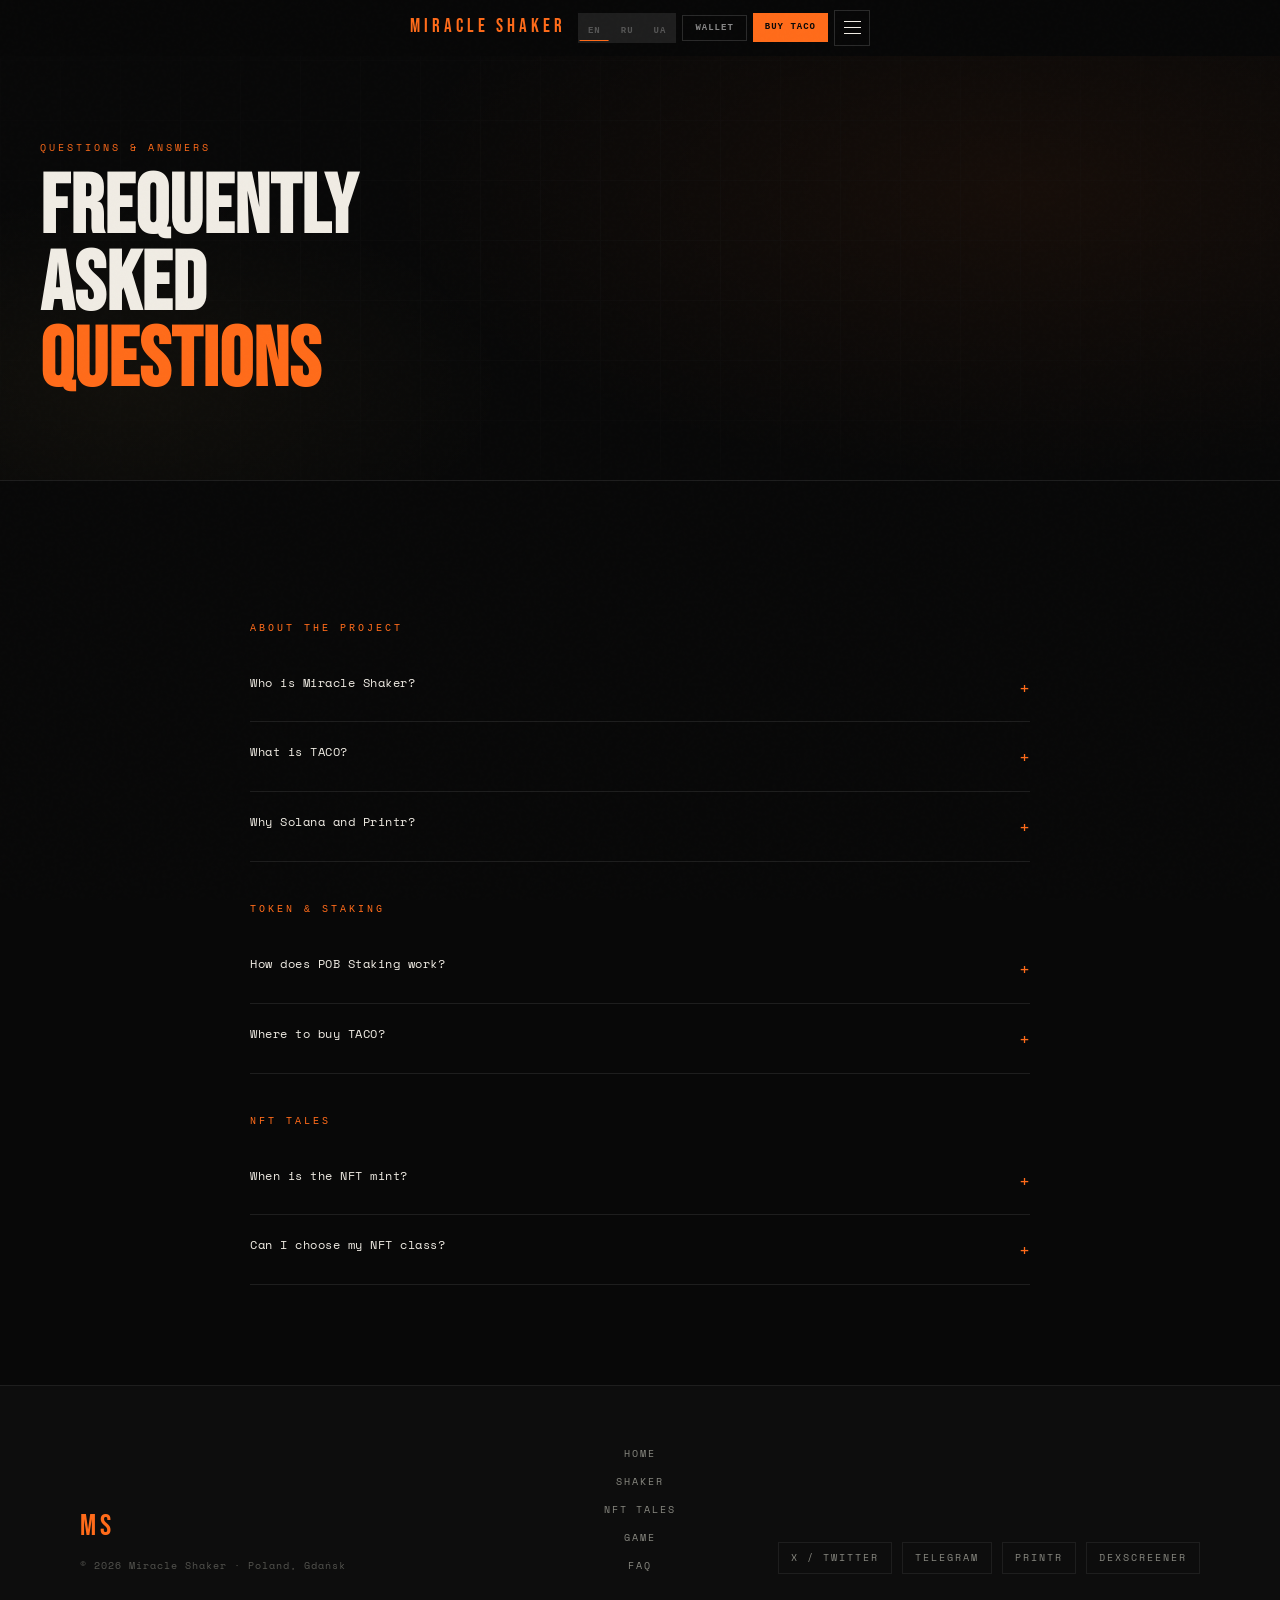
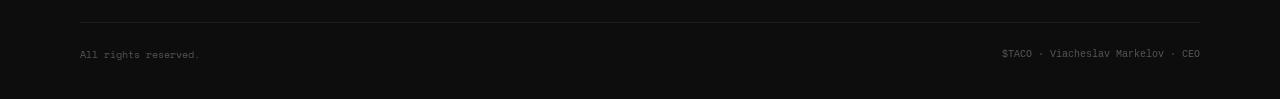
<file: miraclev2/faq.html>
<!DOCTYPE html>
<html lang="en">
<head>
  <meta charset="UTF-8">
  <meta name="viewport" content="width=device-width, initial-scale=1.0">
  <title>FAQ · Miracle Shaker</title>
  <meta name="description" content="Frequently asked questions about TACO token, POB staking, NFT Tales and the Labyrinth game.">
  <link rel="preconnect" href="https://fonts.googleapis.com">
  <link rel="preconnect" href="https://fonts.gstatic.com" crossorigin>
  <link href="https://fonts.googleapis.com/css2?family=Space+Mono:wght@400;700&family=Bebas+Neue&family=DM+Sans:wght@300;400;500&display=swap" rel="stylesheet">
  <link rel="stylesheet" href="styles.css">
  <style>
.faq-section { max-width:780px; margin:0 auto; }
.faq-cat { font-family:monospace; font-size:10px; letter-spacing:3px; text-transform:uppercase; color:#ff6b1a; margin:40px 0 16px; display:block; }
</style>
</head>
<body>
<nav id="main-nav" style="position:fixed;top:0;left:0;right:0;z-index:500;background:rgba(8,8,8,0.96);backdrop-filter:blur(12px);border-bottom:1px solid transparent;transition:border-bottom-color 0.3s;box-sizing:border-box;">
  <div style="max-width:1200px;margin:0 auto;padding:0 24px;height:60px;display:flex;flex-direction:row;align-items:center;justify-content:space-between;gap:12px;">
    <a href="index.html" style="font-family:'Bebas Neue',Impact,sans-serif;font-size:19px;letter-spacing:4px;color:#ff6b1a;text-decoration:none;flex-shrink:0;">MIRACLE SHAKER</a>
    <div style="display:flex;align-items:center;gap:6px;flex-shrink:0;">
      <div style="display:flex;gap:2px;background:#1e1e1e;padding:2px;">
        <button class="lang-btn" data-lang="en" style="font-family:monospace;font-size:9px;letter-spacing:1px;background:none;border:none;color:#555;padding:5px 8px;cursor:pointer;">EN</button>
        <button class="lang-btn" data-lang="ru" style="font-family:monospace;font-size:9px;letter-spacing:1px;background:none;border:none;color:#555;padding:5px 8px;cursor:pointer;">RU</button>
        <button class="lang-btn" data-lang="ua" style="font-family:monospace;font-size:9px;letter-spacing:1px;background:none;border:none;color:#555;padding:5px 8px;cursor:pointer;">UA</button>
      </div>
      <button id="wallet-btn" style="font-family:monospace;font-size:9px;letter-spacing:1px;color:#888;background:none;border:1px solid #2a2a2a;padding:7px 12px;cursor:pointer;white-space:nowrap;">WALLET</button>
      <a href="https://app.printr.money/trade/3kemsuKXgMGmDu7oASK9m2BKeFyGGyzDsyNgvrBtbrrr" id="nav-buy" target="_blank" style="font-family:monospace;font-size:9px;letter-spacing:1px;color:#080808;background:#ff6b1a;padding:7px 12px;text-decoration:none;font-weight:700;white-space:nowrap;">BUY TACO</a>
      <button id="nav-burger" style="background:none;border:1px solid #2a2a2a;padding:8px 9px;cursor:pointer;display:flex;flex-direction:column;gap:5px;flex-shrink:0;">
        <span style="display:block;width:17px;height:1px;background:#f0ece4;"></span>
        <span style="display:block;width:17px;height:1px;background:#f0ece4;"></span>
        <span style="display:block;width:17px;height:1px;background:#f0ece4;"></span>
      </button>
    </div>
  </div>
</nav>
<div id="nav-overlay" style="display:none;position:fixed;inset:0;background:rgba(0,0,0,0.65);z-index:498;"></div>
<div id="slide-menu" style="position:fixed;top:0;right:0;width:260px;height:100vh;background:#0d0d0d;border-left:1px solid #1e1e1e;z-index:499;transform:translateX(100%);transition:transform 0.3s ease;display:flex;flex-direction:column;padding:20px 24px;">
  <div style="display:flex;justify-content:space-between;align-items:center;margin-bottom:28px;">
    <span style="font-family:'Bebas Neue',Impact,sans-serif;font-size:15px;letter-spacing:3px;color:#ff6b1a;">MENU</span>
    <button id="menu-close" style="background:none;border:1px solid #2a2a2a;color:#888;width:30px;height:30px;cursor:pointer;font-size:13px;display:flex;align-items:center;justify-content:center;">&#x2715;</button>
  </div>
  <a href="index.html" id="nav-home" style="font-family:monospace;font-size:10px;letter-spacing:2px;color:#888;text-decoration:none;padding:13px 0;border-bottom:1px solid #1e1e1e;display:block;">HOME</a>
  <a href="shaker.html" id="nav-shaker" style="font-family:monospace;font-size:10px;letter-spacing:2px;color:#888;text-decoration:none;padding:13px 0;border-bottom:1px solid #1e1e1e;display:block;">SHAKER</a>
  <a href="nft-tales.html" id="nav-nft" style="font-family:monospace;font-size:10px;letter-spacing:2px;color:#888;text-decoration:none;padding:13px 0;border-bottom:1px solid #1e1e1e;display:block;">NFT TALES</a>
  <a href="game.html" id="nav-game" style="font-family:monospace;font-size:10px;letter-spacing:2px;color:#888;text-decoration:none;padding:13px 0;border-bottom:1px solid #1e1e1e;display:block;">GAME</a>
  <a href="faq.html" id="nav-faq" style="font-family:monospace;font-size:10px;letter-spacing:2px;color:#888;text-decoration:none;padding:13px 0;display:block;">FAQ</a>
  <div style="margin-top:auto;padding-top:20px;border-top:1px solid #1e1e1e;display:flex;flex-direction:column;gap:8px;">
    <a href="https://app.printr.money/trade/3kemsuKXgMGmDu7oASK9m2BKeFyGGyzDsyNgvrBtbrrr" target="_blank" style="font-family:monospace;font-size:10px;letter-spacing:1px;background:#ff6b1a;color:#080808;padding:11px;text-decoration:none;font-weight:700;display:block;text-align:center;">BUY TACO</a>
    <a href="https://t.me/+Bcx42tPC-DE1NTRk" target="_blank" style="font-family:monospace;font-size:10px;letter-spacing:1px;border:1px solid #2a2a2a;color:#888;padding:10px;text-decoration:none;display:block;text-align:center;">TELEGRAM</a>
  </div>
</div>

<div class="page-hero">
  <div class="page-hero-bg"></div>
  <div class="hero-grid-bg"></div>
  <div style="position:relative;z-index:1;">
    <span class="label" data-en="Questions &amp; Answers" data-ru="&#x412;&#x43E;&#x43F;&#x440;&#x43E;&#x441;&#x44B; &#x438; &#x43E;&#x442;&#x432;&#x435;&#x442;&#x44B;" data-ua="&#x41F;&#x438;&#x442;&#x430;&#x43D;&#x43D;&#x44F; &#x442;&#x430; &#x432;&#x456;&#x434;&#x43F;&#x43E;&#x432;&#x456;&#x434;&#x456;">Questions &amp; Answers</span>
    <h1 class="display-title" data-en="FREQUENTLY<br>ASKED<br><span>QUESTIONS</span>" data-ru="&#x427;&#x410;&#x421;&#x422;&#x41E;<br>&#x417;&#x410;&#x414;&#x410;&#x412;&#x410;&#x415;&#x41C;&#x42B;&#x415;<br><span>&#x412;&#x41E;&#x41F;&#x420;&#x41E;&#x421;&#x42B;</span>" data-ua="&#x427;&#x410;&#x421;&#x422;&#x41E;<br>&#x417;&#x410;&#x414;&#x410;&#x412;&#x410;&#x41D;&#x406;<br><span>&#x41F;&#x418;&#x422;&#x410;&#x41D;&#x41D;&#x42F;</span>">FREQUENTLY<br>ASKED<br><span>QUESTIONS</span></h1>
  </div>
</div>

<div class="section">
  <div class="container">
    <div class="faq-section">
      <span class="faq-cat reveal" data-en="About the Project" data-ru="&#x41E; &#x43F;&#x440;&#x43E;&#x435;&#x43A;&#x442;&#x435;" data-ua="&#x41F;&#x440;&#x43E; &#x43F;&#x440;&#x43E;&#x454;&#x43A;&#x442;">About the Project</span>
      <div class="faq-item">
  <button class="faq-q"><span data-en="Who is Miracle Shaker?" data-ru="&#x41A;&#x442;&#x43E; &#x442;&#x430;&#x43A;&#x43E;&#x439; Miracle Shaker?" data-ua="&#x425;&#x442;&#x43E; &#x442;&#x430;&#x43A;&#x438;&#x439; Miracle Shaker?">Who is Miracle Shaker?</span><span class="faq-icon">+</span></button>
  <div class="faq-a" data-en="A project by <strong>Viacheslav Markelov</strong> (CEO, Gda&#x0144;sk, Poland). A collective of enthusiasts building a real crypto ecosystem around the $TACO token on Solana. Not a team of pros &#x2014; we&#x2019;re builders who want to create something meaningful and have fun doing it." data-ru="&#x41F;&#x440;&#x43E;&#x435;&#x43A;&#x442; <strong>&#x412;&#x44F;&#x447;&#x435;&#x441;&#x43B;&#x430;&#x432;&#x430; &#x41C;&#x430;&#x440;&#x43A;&#x435;&#x43B;&#x43E;&#x432;&#x430;</strong> (CEO, &#x413;&#x434;&#x430;&#x43D;&#x44C;&#x441;&#x43A;, &#x41F;&#x43E;&#x43B;&#x44C;&#x448;&#x430;). &#x41C;&#x44B; &#x441;&#x442;&#x440;&#x43E;&#x438;&#x442;&#x435;&#x43B;&#x438; &#x440;&#x435;&#x430;&#x43B;&#x44C;&#x43D;&#x43E;&#x439; &#x43A;&#x440;&#x438;&#x43F;&#x442;&#x43E; &#x44D;&#x43A;&#x43E;&#x441;&#x438;&#x441;&#x442;&#x435;&#x43C;&#x44B;." data-ua="&#x41F;&#x440;&#x43E;&#x454;&#x43A;&#x442; <strong>&#x412;&#x27;&#x44F;&#x447;&#x435;&#x441;&#x43B;&#x430;&#x432;&#x430; &#x41C;&#x430;&#x440;&#x43A;&#x435;&#x43B;&#x43E;&#x432;&#x430;</strong> (CEO, &#x413;&#x434;&#x430;&#x43D;&#x441;&#x44C;&#x43A;, &#x41F;&#x43E;&#x43B;&#x44C;&#x449;&#x430;). &#x41C;&#x438; &#x431;&#x443;&#x434;&#x456;&#x432;&#x43D;&#x438;&#x43A;&#x438; &#x440;&#x435;&#x430;&#x43B;&#x44C;&#x43D;&#x43E;&#x457; &#x43A;&#x440;&#x438;&#x43F;&#x442;&#x43E; &#x435;&#x43A;&#x43E;&#x441;&#x438;&#x441;&#x442;&#x435;&#x43C;&#x438;.">A project by <strong>Viacheslav Markelov</strong> (CEO, Gda&#x0144;sk, Poland). A collective of enthusiasts building a real crypto ecosystem around the $TACO token on Solana. Not a team of pros &#x2014; we&#x2019;re builders who want to create something meaningful and have fun doing it.</div>
</div>
      <div class="faq-item">
  <button class="faq-q"><span data-en="What is TACO?" data-ru="&#x427;&#x442;&#x43E; &#x442;&#x430;&#x43A;&#x43E;&#x435; TACO?" data-ua="&#x429;&#x43E; &#x442;&#x430;&#x43A;&#x435; TACO?">What is TACO?</span><span class="faq-icon">+</span></button>
  <div class="faq-a" data-en="$TACO is not just a meme coin. It&#x2019;s the fuel of the entire Miracle Shaker ecosystem: <strong>POB staking</strong> (earn from every trade), <strong>NFT marketplace currency</strong>, <strong>campaign reward token</strong>, and the future <strong>in-game currency</strong> of Labyrinth." data-ru="$TACO &#x2014; &#x442;&#x43E;&#x43F;&#x43B;&#x438;&#x432;&#x43E; &#x44D;&#x43A;&#x43E;&#x441;&#x438;&#x441;&#x442;&#x435;&#x43C;&#x44B;. POB &#x441;&#x442;&#x435;&#x439;&#x43A;&#x438;&#x43D;&#x433;, &#x432;&#x430;&#x43B;&#x44E;&#x442;&#x430; NFT &#x43C;&#x430;&#x440;&#x43A;&#x435;&#x442;&#x430;, &#x432;&#x43E;&#x437;&#x43D;&#x430;&#x433;&#x440;&#x430;&#x436;&#x434;&#x435;&#x43D;&#x438;&#x44F; &#x438; &#x438;&#x433;&#x440;&#x43E;&#x432;&#x430;&#x44F; &#x432;&#x430;&#x43B;&#x44E;&#x442;&#x430;." data-ua="$TACO &#x2014; &#x43F;&#x430;&#x43B;&#x438;&#x432;&#x43E; &#x435;&#x43A;&#x43E;&#x441;&#x438;&#x441;&#x442;&#x435;&#x43C;&#x438;. POB &#x441;&#x442;&#x435;&#x439;&#x43A;&#x456;&#x43D;&#x433;, &#x432;&#x430;&#x43B;&#x44E;&#x442;&#x430; NFT &#x43C;&#x430;&#x440;&#x43A;&#x435;&#x442;&#x443;, &#x43D;&#x430;&#x433;&#x43E;&#x440;&#x43E;&#x434;&#x438; &#x442;&#x430; &#x456;&#x433;&#x440;&#x43E;&#x432;&#x430; &#x432;&#x430;&#x43B;&#x44E;&#x442;&#x430;.">$TACO is not just a meme coin. It&#x2019;s the fuel of the entire Miracle Shaker ecosystem: <strong>POB staking</strong> (earn from every trade), <strong>NFT marketplace currency</strong>, <strong>campaign reward token</strong>, and the future <strong>in-game currency</strong> of Labyrinth.</div>
</div>
      <div class="faq-item">
  <button class="faq-q"><span data-en="Why Solana and Printr?" data-ru="&#x41F;&#x43E;&#x447;&#x435;&#x43C;&#x443; Solana &#x438; Printr?" data-ua="&#x427;&#x43E;&#x43C;&#x443; Solana &#x456; Printr?">Why Solana and Printr?</span><span class="faq-icon">+</span></button>
  <div class="faq-a" data-en="Solana is the #1 network for building craft projects &#x2014; fast, cheap, active communities. Printr has POB Staking &#x2014; a transparent mechanism that lets TACO holders earn rewards automatically from every buy and sell." data-ru="Solana &#x2014; &#x441;&#x435;&#x442;&#x44C; &#x23;1 &#x434;&#x43B;&#x44F; &#x43F;&#x440;&#x43E;&#x435;&#x43A;&#x442;&#x43E;&#x432;. Printr &#x438;&#x43C;&#x435;&#x435;&#x442; POB Staking &#x2014; &#x43F;&#x440;&#x43E;&#x437;&#x440;&#x430;&#x447;&#x43D;&#x44B;&#x439; &#x43C;&#x435;&#x445;&#x430;&#x43D;&#x438;&#x437;&#x43C; &#x430;&#x432;&#x442;&#x43E;&#x43C;&#x430;&#x442;&#x438;&#x447;&#x435;&#x441;&#x43A;&#x43E;&#x433;&#x43E; &#x432;&#x43E;&#x437;&#x43D;&#x430;&#x433;&#x440;&#x430;&#x436;&#x434;&#x435;&#x43D;&#x438;&#x44F;." data-ua="Solana &#x2014; &#x43C;&#x435;&#x440;&#x435;&#x436;&#x430; &#x23;1. Printr &#x43C;&#x430;&#x454; POB Staking &#x2014; &#x43F;&#x440;&#x43E;&#x437;&#x43E;&#x440;&#x438;&#x439; &#x43C;&#x435;&#x445;&#x430;&#x43D;&#x456;&#x437;&#x43C; &#x430;&#x432;&#x442;&#x43E;&#x43C;&#x430;&#x442;&#x438;&#x447;&#x43D;&#x43E;&#x457; &#x432;&#x438;&#x43D;&#x430;&#x433;&#x43E;&#x440;&#x43E;&#x434;&#x438;.">Solana is the #1 network for building craft projects &#x2014; fast, cheap, active communities. Printr has POB Staking &#x2014; a transparent mechanism that lets TACO holders earn rewards automatically from every buy and sell.</div>
</div>
      <span class="faq-cat reveal" data-en="Token &amp; Staking" data-ru="&#x422;&#x43E;&#x43A;&#x435;&#x43D; &#x438; &#x421;&#x442;&#x435;&#x439;&#x43A;&#x438;&#x43D;&#x433;" data-ua="&#x422;&#x43E;&#x43A;&#x435;&#x43D; &#x442;&#x430; &#x421;&#x442;&#x435;&#x439;&#x43A;&#x456;&#x43D;&#x433;">Token &amp; Staking</span>
      <div class="faq-item">
  <button class="faq-q"><span data-en="How does POB Staking work?" data-ru="&#x41A;&#x430;&#x43A; &#x440;&#x430;&#x431;&#x43E;&#x442;&#x430;&#x435;&#x442; POB &#x421;&#x442;&#x435;&#x439;&#x43A;&#x438;&#x43D;&#x433;?" data-ua="&#x42F;&#x43A; &#x43F;&#x440;&#x430;&#x446;&#x44E;&#x454; POB &#x421;&#x442;&#x435;&#x439;&#x43A;&#x456;&#x43D;&#x433;?">How does POB Staking work?</span><span class="faq-icon">+</span></button>
  <div class="faq-a" data-en="Buy TACO on Printr &#x2014; lock it in faith staking &#x2014; earn 1.11% from every buy &amp; sell (pre-graduation). After graduation: 0.61%. The longer your lock, the higher your share. Rewards are distributed automatically." data-ru="&#x41A;&#x443;&#x43F;&#x438; TACO &#x43D;&#x430; Printr &#x2014; &#x437;&#x430;&#x43B;&#x43E;&#x447;&#x438; &#x432; &#x441;&#x442;&#x435;&#x439;&#x43A;&#x438;&#x43D;&#x433;&#x435; &#x432;&#x435;&#x440;&#x44B; &#x2014; &#x43F;&#x43E;&#x43B;&#x443;&#x447;&#x430;&#x439; 1.11% &#x441; &#x43A;&#x430;&#x436;&#x434;&#x43E;&#x439; &#x43E;&#x43F;&#x435;&#x440;&#x430;&#x446;&#x438;&#x438;." data-ua="&#x41A;&#x443;&#x43F;&#x438; TACO &#x43D;&#x430; Printr &#x2014; &#x437;&#x430;&#x43B;&#x43E;&#x447;&#x438; &#x432; &#x441;&#x442;&#x435;&#x439;&#x43A;&#x456;&#x43D;&#x433;&#x443; &#x2014; &#x43E;&#x442;&#x440;&#x438;&#x43C;&#x443;&#x439; 1.11% &#x437; &#x43A;&#x43E;&#x436;&#x43D;&#x43E;&#x457; &#x43E;&#x43F;&#x435;&#x440;&#x430;&#x446;&#x456;&#x457;.">Buy TACO on Printr &#x2014; lock it in faith staking &#x2014; earn 1.11% from every buy &amp; sell (pre-graduation). After graduation: 0.61%. The longer your lock, the higher your share. Rewards are distributed automatically.</div>
</div>
      <div class="faq-item">
  <button class="faq-q"><span data-en="Where to buy TACO?" data-ru="&#x413;&#x434;&#x435; &#x43A;&#x443;&#x43F;&#x438;&#x442;&#x44C; TACO?" data-ua="&#x414;&#x435; &#x43A;&#x443;&#x43F;&#x438;&#x442;&#x438; TACO?">Where to buy TACO?</span><span class="faq-icon">+</span></button>
  <div class="faq-a" data-en="On <a href="https://app.printr.money/trade/3kemsuKXgMGmDu7oASK9m2BKeFyGGyzDsyNgvrBtbrrr" target="_blank">Printr</a>. CA: <strong>3kemsuKXgMGmDu7oASK9m2BKeFyGGyzDsyNgvrBtbrrr</strong>. You need a Phantom or Solflare wallet with SOL." data-ru="&#x41D;&#x430; <a href="https://app.printr.money/trade/3kemsuKXgMGmDu7oASK9m2BKeFyGGyzDsyNgvrBtbrrr" target="_blank">Printr</a>. CA: <strong>3kemsu...brrr</strong>. &#x41D;&#x443;&#x436;&#x435;&#x43D; &#x43A;&#x43E;&#x448;&#x435;&#x43B;&#x451;&#x43A; Phantom &#x438;&#x43B;&#x438; Solflare &#x441; SOL." data-ua="&#x41D;&#x430; <a href="https://app.printr.money/trade/3kemsuKXgMGmDu7oASK9m2BKeFyGGyzDsyNgvrBtbrrr" target="_blank">Printr</a>. CA: <strong>3kemsu...brrr</strong>. &#x41F;&#x43E;&#x442;&#x440;&#x456;&#x431;&#x435;&#x43D; &#x433;&#x430;&#x43C;&#x430;&#x43D;&#x435;&#x446;&#x44C; Phantom &#x430;&#x431;&#x43E; Solflare &#x437; SOL.">On <a href="https://app.printr.money/trade/3kemsuKXgMGmDu7oASK9m2BKeFyGGyzDsyNgvrBtbrrr" target="_blank">Printr</a>. CA: <strong>3kemsuKXgMGmDu7oASK9m2BKeFyGGyzDsyNgvrBtbrrr</strong>. You need a Phantom or Solflare wallet with SOL.</div>
</div>
      <span class="faq-cat reveal" data-en="NFT Tales" data-ru="NFT Tales" data-ua="NFT Tales">NFT Tales</span>
      <div class="faq-item">
  <button class="faq-q"><span data-en="When is the NFT mint?" data-ru="&#x41A;&#x43E;&#x433;&#x434;&#x430; &#x43C;&#x438;&#x43D;&#x442; NFT?" data-ua="&#x41A;&#x43E;&#x43B;&#x438; &#x43C;&#x456;&#x43D;&#x442; NFT?">When is the NFT mint?</span><span class="faq-icon">+</span></button>
  <div class="faq-a" data-en="Q3&#x2013;Q4 2026. Follow us on <a href='https://x.com/MiracleShaker' target='_blank'>X @MiracleShaker</a> and <a href='https://t.me/+Bcx42tPC-DE1NTRk' target='_blank'>Telegram</a> for the exact date." data-ru="Q3&#x2013;Q4 2026. &#x421;&#x43B;&#x435;&#x434;&#x438; &#x437;&#x430; <a href='https://x.com/MiracleShaker' target='_blank'>X @MiracleShaker</a> &#x438; <a href='https://t.me/+Bcx42tPC-DE1NTRk' target='_blank'>Telegram</a>." data-ua="Q3&#x2013;Q4 2026. &#x421;&#x442;&#x435;&#x436; &#x437;&#x430; <a href='https://x.com/MiracleShaker' target='_blank'>X @MiracleShaker</a> &#x456; <a href='https://t.me/+Bcx42tPC-DE1NTRk' target='_blank'>Telegram</a>.">Q3&#x2013;Q4 2026. Follow us on <a href='https://x.com/MiracleShaker' target='_blank'>X @MiracleShaker</a> and <a href='https://t.me/+Bcx42tPC-DE1NTRk' target='_blank'>Telegram</a> for the exact date.</div>
</div>
      <div class="faq-item">
  <button class="faq-q"><span data-en="Can I choose my NFT class?" data-ru="&#x41C;&#x43E;&#x433;&#x443; &#x44F; &#x432;&#x44B;&#x431;&#x440;&#x430;&#x442;&#x44C; &#x43A;&#x43B;&#x430;&#x441;&#x441; NFT?" data-ua="&#x427;&#x438; &#x43C;&#x43E;&#x436;&#x443; &#x44F; &#x43E;&#x431;&#x440;&#x430;&#x442;&#x438; &#x43A;&#x43B;&#x430;&#x441; NFT?">Can I choose my NFT class?</span><span class="faq-icon">+</span></button>
  <div class="faq-a" data-en="No. The mint is <strong>random</strong>. You pay SOL and receive a random NFT from one of 4 classes: Legendary (20), Epic (160), Rare (320), Common (700). This is part of the Retro 1.0 experience." data-ru="&#x41D;&#x435;&#x442;. &#x41C;&#x438;&#x43D;&#x442; <strong>&#x440;&#x430;&#x43D;&#x434;&#x43E;&#x43C;&#x43D;&#x44B;&#x439;</strong>. &#x412;&#x44B; &#x43F;&#x43B;&#x430;&#x442;&#x438;&#x442;&#x435; SOL &#x438; &#x43F;&#x43E;&#x43B;&#x443;&#x447;&#x430;&#x435;&#x442;&#x435; &#x441;&#x43B;&#x443;&#x447;&#x430;&#x439;&#x43D;&#x44B;&#x439; NFT." data-ua="&#x41D;&#x456;. &#x41C;&#x456;&#x43D;&#x442; <strong>&#x432;&#x438;&#x43F;&#x430;&#x434;&#x43A;&#x43E;&#x432;&#x438;&#x439;</strong>. &#x412;&#x438; &#x43F;&#x43B;&#x430;&#x442;&#x438;&#x442;&#x435; SOL &#x456; &#x43E;&#x442;&#x440;&#x438;&#x43C;&#x443;&#x454;&#x442;&#x435; &#x432;&#x438;&#x43F;&#x430;&#x434;&#x43A;&#x43E;&#x432;&#x438;&#x439; NFT.">No. The mint is <strong>random</strong>. You pay SOL and receive a random NFT from one of 4 classes: Legendary (20), Epic (160), Rare (320), Common (700). This is part of the Retro 1.0 experience.</div>
</div>
    </div>
  </div>
</div>

<div id="wallet-modal" style="display:none;position:fixed;inset:0;background:rgba(0,0,0,0.85);z-index:9000;align-items:center;justify-content:center;backdrop-filter:blur(8px);">
  <div class="wm-box">
    <button class="wm-close" id="wm-close">&#x2715;</button>
    <div class="wm-title">CONNECT</div>
    <div class="wm-sub" data-en="Choose your Solana wallet" data-ru="&#x412;&#x44B;&#x431;&#x435;&#x440;&#x438; Solana &#x43A;&#x43E;&#x448;&#x435;&#x43B;&#x451;&#x43A;" data-ua="&#x41E;&#x431;&#x435;&#x440;&#x456;&#x442;&#x44C; Solana &#x433;&#x430;&#x43C;&#x430;&#x43D;&#x435;&#x446;&#x44C;">Choose your Solana wallet</div>
    <button class="wm-opt" id="connect-phantom"><span class="wm-opt-icon">&#x1F47B;</span><div><span class="wm-opt-name">Phantom</span><span class="wm-opt-desc">Most popular Solana wallet</span></div></button>
    <button class="wm-opt" id="connect-solflare"><span class="wm-opt-icon">&#x1F525;</span><div><span class="wm-opt-name">Solflare</span><span class="wm-opt-desc">Native Solana wallet</span></div></button>
  </div>
</div>
<footer class="site-footer">
  <div class="container">
    <div class="footer-inner">
      <div><span class="footer-logo">MS</span><p class="footer-note" id="footer-copy">&#x00A9; 2026 Miracle Shaker &#xB7; Poland, Gda&#x0144;sk</p></div>
      <nav class="footer-nav-col" style="position:static;background:none;border:none;backdrop-filter:none;height:auto;">
        <a href="index.html" data-en="Home" data-ru="&#x413;&#x43B;&#x430;&#x432;&#x43D;&#x430;&#x44F;" data-ua="&#x413;&#x43E;&#x43B;&#x43E;&#x432;&#x43D;&#x430;">Home</a>
        <a href="shaker.html">Shaker</a><a href="nft-tales.html">NFT Tales</a>
        <a href="game.html" data-en="Game" data-ru="&#x418;&#x433;&#x440;&#x430;" data-ua="&#x413;&#x440;&#x430;">Game</a><a href="faq.html">FAQ</a>
      </nav>
      <div class="footer-socials">
        <a href="https://x.com/MiracleShaker" class="footer-social-link" target="_blank">X / Twitter</a>
        <a href="https://t.me/+Bcx42tPC-DE1NTRk" class="footer-social-link" target="_blank">Telegram</a>
        <a href="https://app.printr.money/trade/3kemsuKXgMGmDu7oASK9m2BKeFyGGyzDsyNgvrBtbrrr" class="footer-social-link" target="_blank">Printr</a>
        <a href="https://dexscreener.com/solana/3kemsuKXgMGmDu7oASK9m2BKeFyGGyzDsyNgvrBtbrrr" class="footer-social-link" target="_blank">DexScreener</a>
      </div>
    </div>
    <div class="footer-bottom">
      <p id="footer-rights">All rights reserved.</p>
      <p style="font-family:monospace;font-size:10px;color:#555;">$TACO &#xB7; Viacheslav Markelov &#xB7; CEO</p>
    </div>
  </div>
</footer>
<script src="script.js"></script>
</body>
</html>
</file>
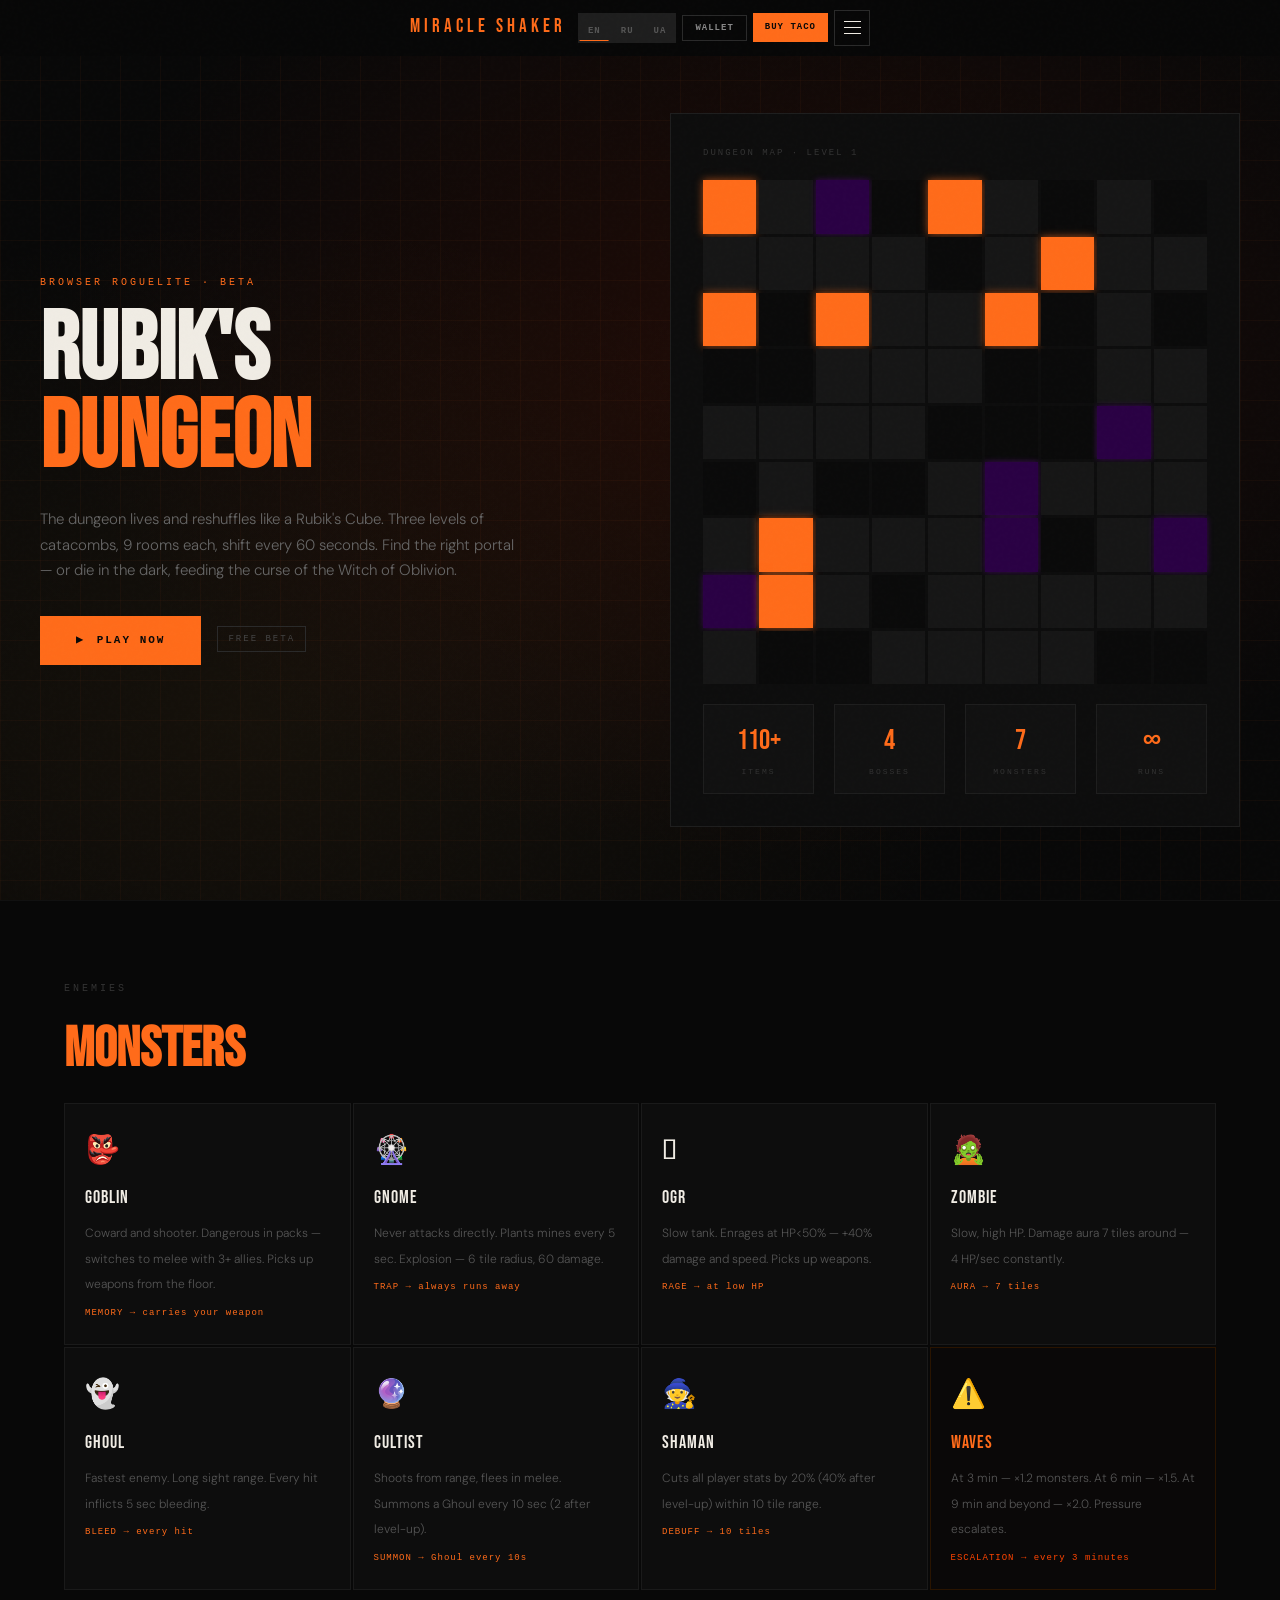
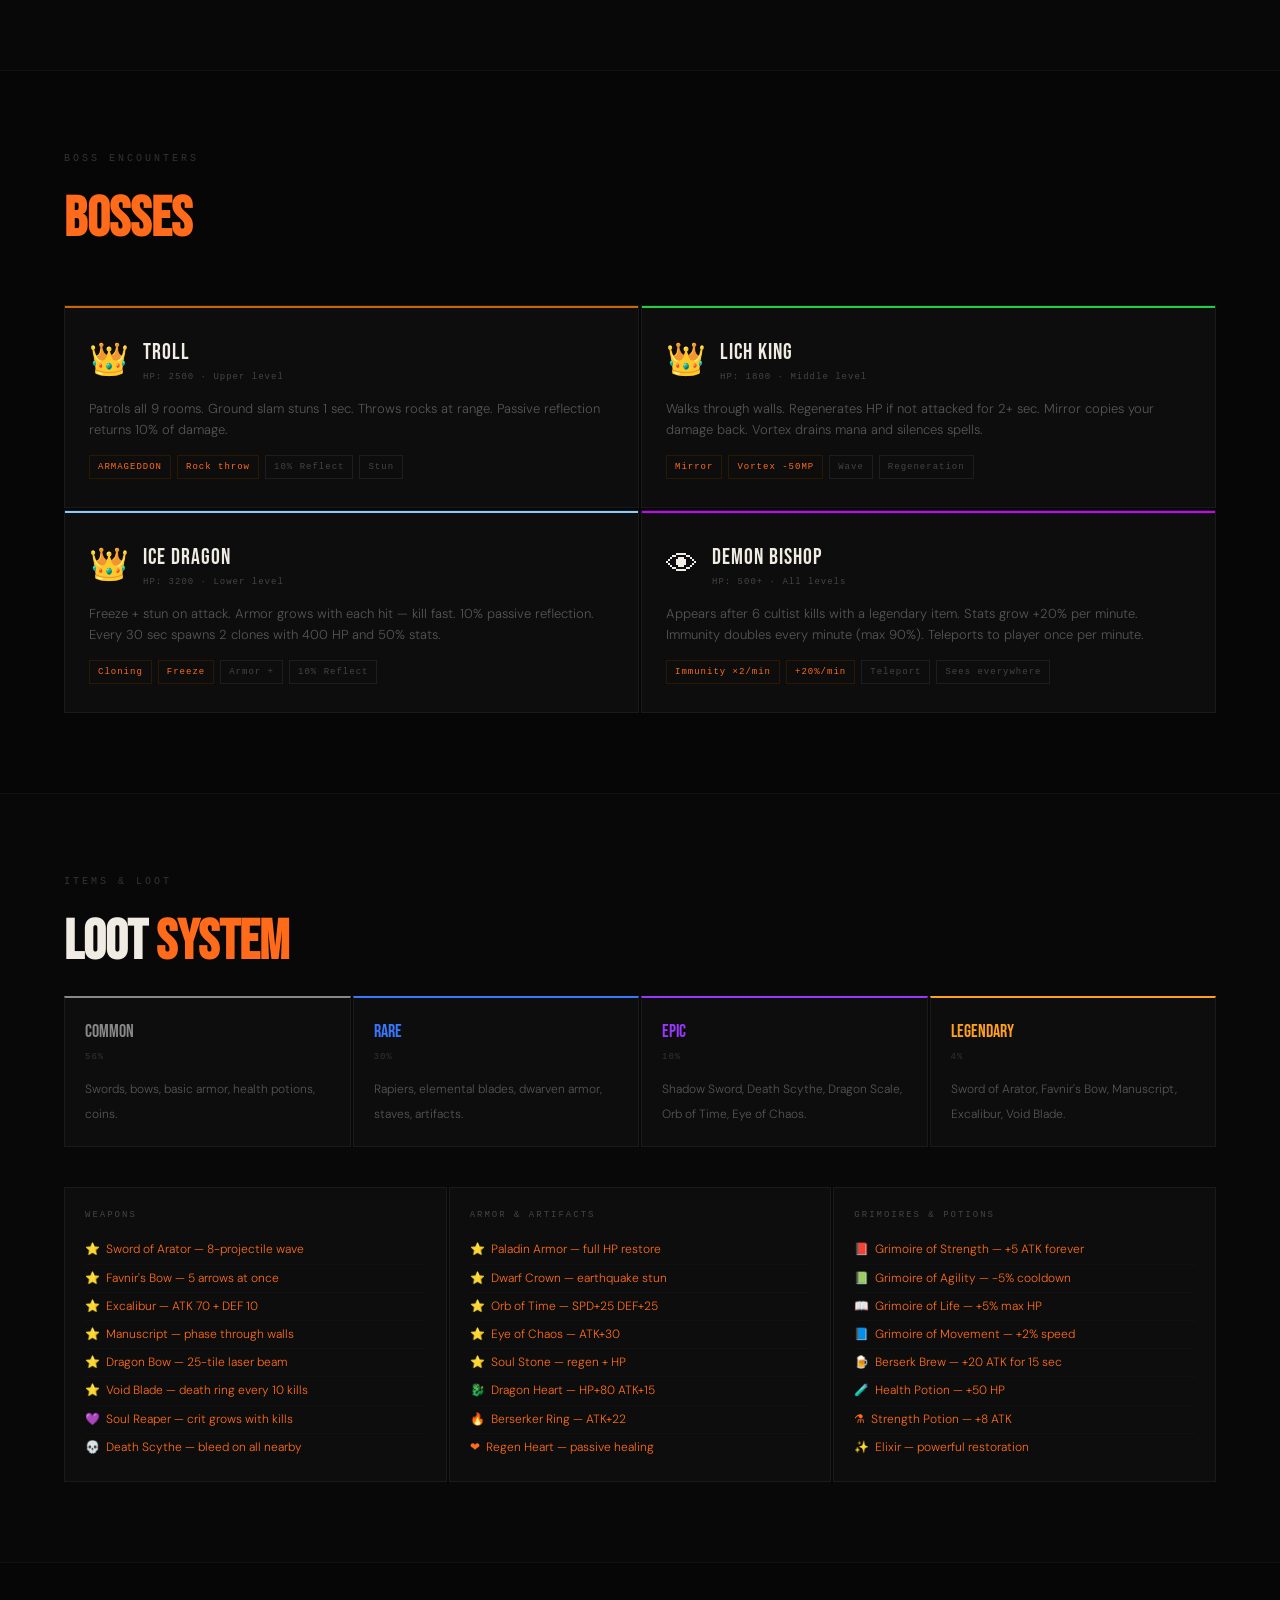
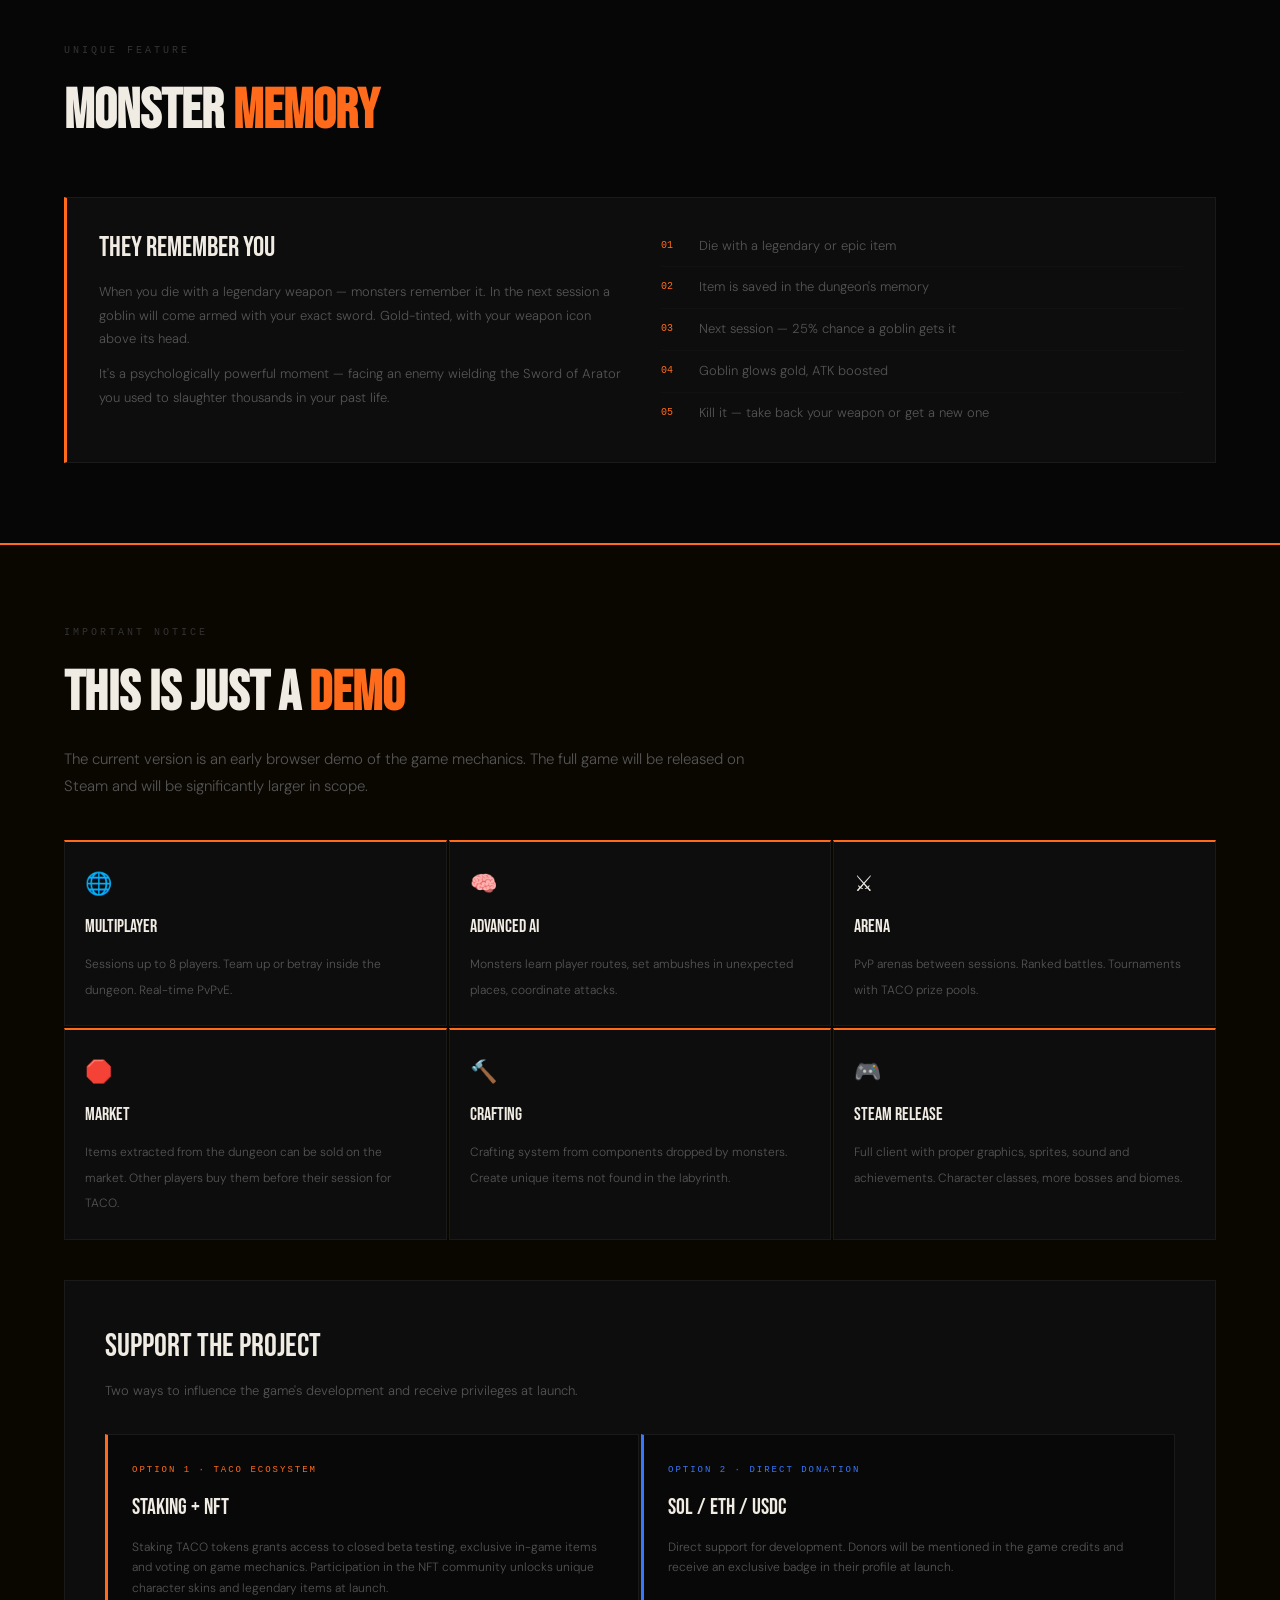
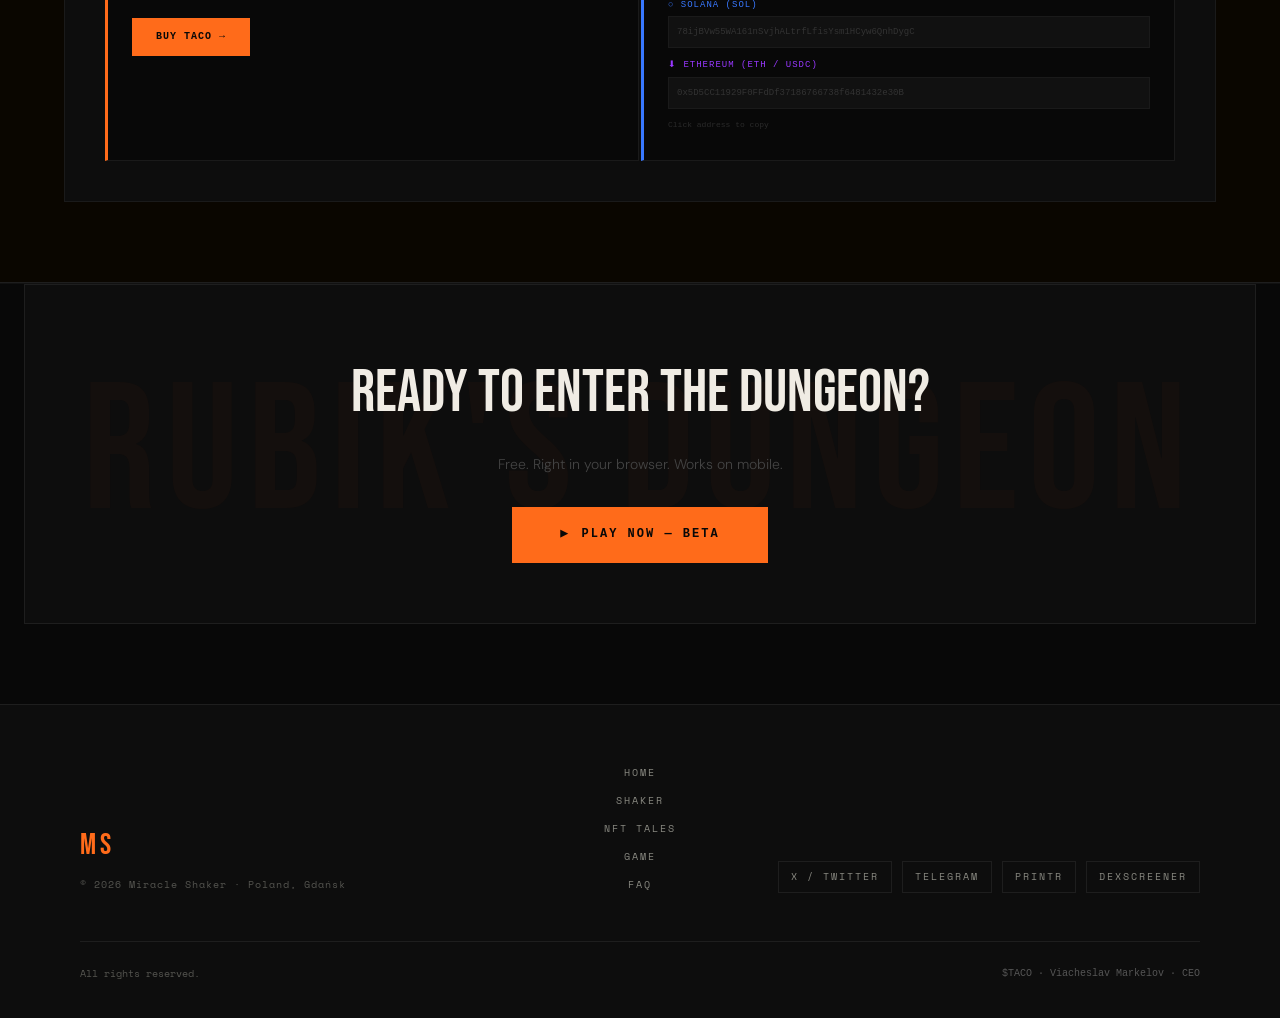
<file: miraclev2/game.html>
<!DOCTYPE html>
<html lang="en">
<head>
  <meta charset="UTF-8">
  <meta name="viewport" content="width=device-width, initial-scale=1.0">
  <title>Rubik's Dungeon · Miracle Shaker</title>
  <meta name="description" content="Rubik's Dungeon — roguelite where the dungeon reshuffles like a Rubik's Cube. 110+ items, 4 bosses, monster memory system.">
  <link rel="preconnect" href="https://fonts.googleapis.com">
  <link rel="preconnect" href="https://fonts.gstatic.com" crossorigin>
  <link href="https://fonts.googleapis.com/css2?family=Space+Mono:wght@400;700&family=Bebas+Neue&family=DM+Sans:wght@300;400;500&display=swap" rel="stylesheet">
  <link rel="stylesheet" href="styles.css">
  <style>
    .gm-hero{min-height:100vh;display:flex;align-items:center;background:#080808;position:relative;overflow:hidden;padding:100px 24px 60px;}
    .gm-hero-bg{position:absolute;inset:0;background:radial-gradient(ellipse at 60% 40%,rgba(138,26,0,.18) 0%,transparent 65%),radial-gradient(ellipse at 20% 80%,rgba(240,160,48,.06) 0%,transparent 50%);}
    .gm-grid-lines{position:absolute;inset:0;background-image:linear-gradient(rgba(255,107,26,.04) 1px,transparent 1px),linear-gradient(90deg,rgba(255,107,26,.04) 1px,transparent 1px);background-size:40px 40px;}
    .gm-hero-inner{position:relative;z-index:1;max-width:1200px;margin:0 auto;width:100%;display:grid;grid-template-columns:1fr 1fr;gap:60px;align-items:center;}
    .gm-tag{font-family:monospace;font-size:10px;letter-spacing:3px;color:#ff6b1a;text-transform:uppercase;margin-bottom:16px;display:block;}
    .gm-title{font-family:'Bebas Neue',Impact,sans-serif;font-size:clamp(52px,8vw,96px);line-height:.92;color:#f0ece4;margin-bottom:24px;}
    .gm-title span{color:#ff6b1a;}
    .gm-desc{font-size:15px;color:#666;font-weight:300;line-height:1.7;max-width:480px;margin-bottom:32px;}
    .gm-play-btn{display:inline-flex;align-items:center;gap:12px;padding:16px 36px;background:#ff6b1a;color:#080808;font-family:monospace;font-size:11px;font-weight:700;letter-spacing:2px;text-decoration:none;text-transform:uppercase;transition:background .2s;}
    .gm-play-btn:hover{background:#ff8840;}
    .gm-badge{display:inline-block;padding:5px 10px;border:1px solid #2a2a2a;font-family:monospace;font-size:9px;letter-spacing:2px;color:#444;margin-left:12px;vertical-align:middle;}
    .gm-preview{background:#0d0d0d;border:1px solid #1e1e1e;padding:32px;}
    .gm-preview-label{font-family:monospace;font-size:9px;letter-spacing:2px;color:#333;margin-bottom:20px;}
    .dungeon-grid{display:grid;grid-template-columns:repeat(9,1fr);gap:3px;margin-bottom:20px;}
    .dc{aspect-ratio:1;background:#111;}
    .dc-wall{background:#0a0a0a;}
    .dc-floor{background:#161616;}
    .dc-glow{background:#ff6b1a;box-shadow:0 0 8px rgba(255,107,26,.6);}
    .dc-purple{background:#2a0044;box-shadow:0 0 6px rgba(120,0,180,.4);}
    .gm-stats-row{display:flex;gap:20px;margin-top:20px;}
    .gm-stat{flex:1;background:#111;border:1px solid #1e1e1e;padding:14px;text-align:center;}
    .gm-stat-num{font-family:'Bebas Neue',Impact,sans-serif;font-size:28px;color:#ff6b1a;display:block;}
    .gm-stat-lbl{font-family:monospace;font-size:8px;letter-spacing:2px;color:#333;margin-top:2px;display:block;}
    .gm-section{padding:80px 24px;max-width:1200px;margin:0 auto;}
    .gm-section-title{font-family:'Bebas Neue',Impact,sans-serif;font-size:clamp(36px,5vw,56px);color:#f0ece4;margin-bottom:8px;}
    .gm-section-title span{color:#ff6b1a;}
    .gm-section-sub{font-family:monospace;font-size:10px;letter-spacing:3px;color:#333;margin-bottom:8px;}
    .monster-grid{display:grid;grid-template-columns:repeat(4,1fr);gap:2px;}
    .monster-card{background:#0d0d0d;border:1px solid #1a1a1a;padding:24px 20px;}
    .monster-ico{font-size:28px;display:block;margin-bottom:12px;}
    .monster-name{font-family:'Bebas Neue',Impact,sans-serif;font-size:18px;letter-spacing:1px;color:#f0ece4;display:block;margin-bottom:6px;}
    .monster-desc{font-size:12px;color:#555;font-weight:300;line-height:1.6;}
    .monster-trait{font-family:monospace;font-size:9px;color:#ff6b1a;letter-spacing:1px;margin-top:10px;display:block;}
    .boss-grid{display:grid;grid-template-columns:repeat(2,1fr);gap:2px;margin-top:40px;}
    .boss-card{background:#0d0d0d;border:1px solid #1a1a1a;padding:28px 24px;position:relative;overflow:hidden;}
    .boss-card::before{content:'';position:absolute;top:0;left:0;right:0;height:2px;background:var(--boss-col,#ff6b1a);}
    .boss-card-header{display:flex;align-items:center;gap:14px;margin-bottom:14px;}
    .boss-ico{font-size:32px;}
    .boss-name{font-family:'Bebas Neue',Impact,sans-serif;font-size:22px;letter-spacing:1px;color:#f0ece4;}
    .boss-hp{font-family:monospace;font-size:9px;color:#444;letter-spacing:1px;display:block;}
    .boss-desc{font-size:13px;color:#555;line-height:1.6;font-weight:300;}
    .boss-abilities{display:flex;flex-wrap:wrap;gap:6px;margin-top:14px;}
    .boss-ab{font-family:monospace;font-size:9px;letter-spacing:1px;padding:4px 8px;border:1px solid #1e1e1e;color:#444;}
    .boss-ab.active{border-color:#2a1800;color:#ff6b1a;}
    .rarity-row{display:grid;grid-template-columns:repeat(4,1fr);gap:2px;margin-bottom:40px;}
    .rarity-card{padding:20px;background:#0d0d0d;border:1px solid #1a1a1a;border-top:2px solid var(--rar-col);}
    .rarity-name{font-family:'Bebas Neue',Impact,sans-serif;font-size:18px;color:var(--rar-col);display:block;margin-bottom:4px;}
    .rarity-chance{font-family:monospace;font-size:9px;color:#333;letter-spacing:1px;display:block;margin-bottom:10px;}
    .rarity-desc{font-size:12px;color:#555;font-weight:300;line-height:1.6;}
    .item-showcase{display:grid;grid-template-columns:repeat(3,1fr);gap:2px;}
    .item-group{background:#0d0d0d;border:1px solid #1a1a1a;padding:20px;}
    .item-group-title{font-family:monospace;font-size:9px;letter-spacing:2px;color:#444;margin-bottom:14px;display:block;}
    .item-list{list-style:none;padding:0;margin:0;}
    .item-list li{font-size:12px;color:#555;padding:4px 0;border-bottom:1px solid #111;font-weight:300;}
    .item-list li:last-child{border:none;}
    .item-list li span{color:#ff6b1a;margin-right:6px;}
    .memory-block{background:#0d0d0d;border:1px solid #1a1a1a;border-left:3px solid #ff6b1a;padding:28px 32px;display:grid;grid-template-columns:1fr 1fr;gap:40px;margin-top:40px;}
    .memory-title{font-family:'Bebas Neue',Impact,sans-serif;font-size:28px;color:#f0ece4;margin-bottom:10px;}
    .memory-desc{font-size:13px;color:#555;line-height:1.8;font-weight:300;}
    .memory-steps{list-style:none;padding:0;margin:0;}
    .memory-steps li{display:flex;gap:14px;padding:10px 0;border-bottom:1px solid #111;font-size:13px;color:#555;font-weight:300;}
    .memory-steps li:last-child{border:none;}
    .step-num{font-family:monospace;font-size:10px;color:#ff6b1a;min-width:24px;padding-top:2px;}
    .gm-cta{background:#0d0d0d;border:1px solid #1e1e1e;padding:60px 40px;text-align:center;margin:0 24px 80px;position:relative;overflow:hidden;}
    .gm-cta::before{content:'RUBIK\'S DUNGEON';position:absolute;font-family:'Bebas Neue',Impact,sans-serif;font-size:180px;color:rgba(255,107,26,.03);white-space:nowrap;top:50%;left:50%;transform:translate(-50%,-50%);pointer-events:none;letter-spacing:10px;}
    .gm-cta-title{font-family:'Bebas Neue',Impact,sans-serif;font-size:clamp(36px,5vw,60px);color:#f0ece4;margin-bottom:12px;position:relative;}
    .gm-cta-sub{font-size:14px;color:#444;margin-bottom:32px;position:relative;font-weight:300;}
    .roadmap-grid{display:grid;grid-template-columns:repeat(3,1fr);gap:2px;margin-bottom:40px;}
    .road-card{background:#0d0d0d;border:1px solid #1a1a1a;border-top:2px solid #ff6b1a;padding:24px 20px;}
    .road-ico{font-size:22px;margin-bottom:12px;display:block;}
    .road-name{font-family:'Bebas Neue',Impact,sans-serif;font-size:18px;color:#f0ece4;display:block;margin-bottom:8px;}
    .road-desc{font-size:12px;color:#555;font-weight:300;line-height:1.6;}
    .support-grid{display:grid;grid-template-columns:1fr 1fr;gap:2px;}
    .support-card{background:#080808;border:1px solid #1a1a1a;padding:28px 24px;}
    .support-tag{font-family:monospace;font-size:9px;letter-spacing:2px;margin-bottom:12px;display:block;}
    .support-title{font-family:'Bebas Neue',Impact,sans-serif;font-size:22px;color:#f0ece4;margin-bottom:12px;}
    .support-desc{font-size:12px;color:#555;font-weight:300;line-height:1.7;margin-bottom:20px;}
    .addr-label{font-family:monospace;font-size:9px;letter-spacing:1px;margin-bottom:4px;display:block;}
    .addr-box{font-family:monospace;font-size:9px;color:#333;word-break:break-all;background:#111;padding:8px;border:1px solid #1a1a1a;cursor:pointer;margin-bottom:10px;}
    .addr-hint{font-family:monospace;font-size:8px;color:#2a2a2a;margin-top:6px;}
    @media(max-width:900px){
      .gm-hero-inner{grid-template-columns:1fr;gap:40px;}
      .gm-preview{display:none;}
      .monster-grid{grid-template-columns:1fr 1fr;}
      .boss-grid{grid-template-columns:1fr;}
      .rarity-row{grid-template-columns:1fr 1fr;}
      .item-showcase{grid-template-columns:1fr;}
      .memory-block{grid-template-columns:1fr;gap:24px;}
      .roadmap-grid{grid-template-columns:1fr 1fr;}
      .support-grid{grid-template-columns:1fr;}
    }
    @media(max-width:600px){
      .monster-grid{grid-template-columns:1fr;}
      .rarity-row{grid-template-columns:1fr;}
      .roadmap-grid{grid-template-columns:1fr;}
    }
  </style>
</head>
<body>

<!-- NAV -->
<nav id="main-nav" style="position:fixed;top:0;left:0;right:0;z-index:500;background:rgba(8,8,8,0.96);backdrop-filter:blur(12px);border-bottom:1px solid transparent;transition:border-bottom-color 0.3s;box-sizing:border-box;">
  <div style="max-width:1200px;margin:0 auto;padding:0 24px;height:60px;display:flex;align-items:center;justify-content:space-between;gap:12px;">
    <a href="index.html" style="font-family:'Bebas Neue',Impact,sans-serif;font-size:19px;letter-spacing:4px;color:#ff6b1a;text-decoration:none;">MIRACLE SHAKER</a>
    <div style="display:flex;align-items:center;gap:6px;">
      <div style="display:flex;gap:2px;background:#1e1e1e;padding:2px;">
        <button class="lang-btn" data-lang="en" style="font-family:monospace;font-size:9px;letter-spacing:1px;background:none;border:none;color:#555;padding:5px 8px;cursor:pointer;">EN</button>
        <button class="lang-btn" data-lang="ru" style="font-family:monospace;font-size:9px;letter-spacing:1px;background:none;border:none;color:#555;padding:5px 8px;cursor:pointer;">RU</button>
        <button class="lang-btn" data-lang="ua" style="font-family:monospace;font-size:9px;letter-spacing:1px;background:none;border:none;color:#555;padding:5px 8px;cursor:pointer;">UA</button>
      </div>
      <button id="wallet-btn" style="font-family:monospace;font-size:9px;letter-spacing:1px;color:#888;background:none;border:1px solid #2a2a2a;padding:7px 12px;cursor:pointer;">WALLET</button>
      <a href="https://app.printr.money/trade/3kemsuKXgMGmDu7oASK9m2BKeFyGGyzDsyNgvrBtbrrr" target="_blank" style="font-family:monospace;font-size:9px;letter-spacing:1px;color:#080808;background:#ff6b1a;padding:7px 12px;text-decoration:none;font-weight:700;">BUY TACO</a>
      <button id="nav-burger" style="background:none;border:1px solid #2a2a2a;padding:8px 9px;cursor:pointer;display:flex;flex-direction:column;gap:5px;">
        <span style="display:block;width:17px;height:1px;background:#f0ece4;"></span>
        <span style="display:block;width:17px;height:1px;background:#f0ece4;"></span>
        <span style="display:block;width:17px;height:1px;background:#f0ece4;"></span>
      </button>
    </div>
  </div>
</nav>
<div id="nav-overlay" style="display:none;position:fixed;inset:0;background:rgba(0,0,0,0.65);z-index:498;"></div>
<div id="slide-menu" style="position:fixed;top:0;right:0;width:260px;height:100vh;background:#0d0d0d;border-left:1px solid #1e1e1e;z-index:499;transform:translateX(100%);transition:transform 0.3s ease;display:flex;flex-direction:column;padding:20px 24px;">
  <div style="display:flex;justify-content:space-between;align-items:center;margin-bottom:28px;">
    <span style="font-family:'Bebas Neue',Impact,sans-serif;font-size:15px;letter-spacing:3px;color:#ff6b1a;">MENU</span>
    <button id="menu-close" style="background:none;border:1px solid #2a2a2a;color:#888;width:30px;height:30px;cursor:pointer;font-size:13px;">&#x2715;</button>
  </div>
  <a href="index.html" style="font-family:monospace;font-size:10px;letter-spacing:2px;color:#888;text-decoration:none;padding:13px 0;border-bottom:1px solid #1e1e1e;display:block;" data-en="HOME" data-ru="ГЛАВНАЯ" data-ua="ГОЛОВНА">HOME</a>
  <a href="shaker.html" style="font-family:monospace;font-size:10px;letter-spacing:2px;color:#888;text-decoration:none;padding:13px 0;border-bottom:1px solid #1e1e1e;display:block;">SHAKER</a>
  <a href="nft-tales.html" style="font-family:monospace;font-size:10px;letter-spacing:2px;color:#888;text-decoration:none;padding:13px 0;border-bottom:1px solid #1e1e1e;display:block;">NFT TALES</a>
  <a href="game.html" style="font-family:monospace;font-size:10px;letter-spacing:2px;color:#ff6b1a;text-decoration:none;padding:13px 0;border-bottom:1px solid #1e1e1e;display:block;" data-en="GAME" data-ru="ИГРА" data-ua="ГРА">GAME</a>
  <a href="faq.html" style="font-family:monospace;font-size:10px;letter-spacing:2px;color:#888;text-decoration:none;padding:13px 0;display:block;">FAQ</a>
  <div style="margin-top:auto;padding-top:20px;border-top:1px solid #1e1e1e;display:flex;flex-direction:column;gap:8px;">
    <a href="https://app.printr.money/trade/3kemsuKXgMGmDu7oASK9m2BKeFyGGyzDsyNgvrBtbrrr" target="_blank" style="font-family:monospace;font-size:10px;letter-spacing:1px;background:#ff6b1a;color:#080808;padding:11px;text-decoration:none;font-weight:700;display:block;text-align:center;">BUY TACO</a>
    <a href="https://t.me/+Bcx42tPC-DE1NTRk" target="_blank" style="font-family:monospace;font-size:10px;letter-spacing:1px;border:1px solid #2a2a2a;color:#888;padding:10px;text-decoration:none;display:block;text-align:center;">TELEGRAM</a>
  </div>
</div>

<!-- HERO -->
<section class="gm-hero">
  <div class="gm-hero-bg"></div>
  <div class="gm-grid-lines"></div>
  <div class="gm-hero-inner">
    <div>
      <span class="gm-tag" data-en="Browser Roguelite · Beta" data-ru="Браузерный Roguelite · Бета" data-ua="Браузерний Roguelite · Бета">Browser Roguelite · Beta</span>
      <h1 class="gm-title">RUBIK'S<br><span>DUNGEON</span></h1>
      <p class="gm-desc" data-en="The dungeon lives and reshuffles like a Rubik's Cube. Three levels of catacombs, 9 rooms each, shift every 60 seconds. Find the right portal — or die in the dark, feeding the curse of the Witch of Oblivion." data-ru="Подземелье живёт и перестраивается как Кубик Рубика. Три уровня катакомб, 9 комнат каждый, меняются каждые 60 секунд. Найди правильный портал — или погибни во мраке, питая проклятье ведьмы Забвения." data-ua="Підземелля живе і перебудовується як Кубик Рубіка. Три рівні катакомб, 9 кімнат кожен, змінюються кожні 60 секунд. Знайди правильний портал — або загинь у темряві.">The dungeon lives and reshuffles like a Rubik's Cube. Three levels of catacombs, 9 rooms each, shift every 60 seconds. Find the right portal — or die in the dark, feeding the curse of the Witch of Oblivion.</p>
      <div>
        <a href="/rubiks_dungeon.html" target="_blank" class="gm-play-btn">
          <span>&#9654;</span> <span data-en="PLAY NOW" data-ru="ИГРАТЬ" data-ua="ГРАТИ">PLAY NOW</span>
        </a>
        <span class="gm-badge" data-en="FREE BETA" data-ru="БЕСПЛАТНО" data-ua="БЕЗКОШТОВНО">FREE BETA</span>
      </div>
    </div>
    <div class="gm-preview">
      <div class="gm-preview-label">DUNGEON MAP · LEVEL 1</div>
      <div class="dungeon-grid" id="dg"></div>
      <div class="gm-stats-row">
        <div class="gm-stat"><span class="gm-stat-num">110+</span><span class="gm-stat-lbl" data-en="ITEMS" data-ru="ПРЕДМЕТОВ" data-ua="ПРЕДМЕТІВ">ITEMS</span></div>
        <div class="gm-stat"><span class="gm-stat-num">4</span><span class="gm-stat-lbl" data-en="BOSSES" data-ru="БОССОВ" data-ua="БОСІВ">BOSSES</span></div>
        <div class="gm-stat"><span class="gm-stat-num">7</span><span class="gm-stat-lbl" data-en="MONSTERS" data-ru="МОНСТРОВ" data-ua="МОНСТРІВ">MONSTERS</span></div>
        <div class="gm-stat"><span class="gm-stat-num">&#8734;</span><span class="gm-stat-lbl" data-en="RUNS" data-ru="ЗАБЕГОВ" data-ua="ЗАБІГІВ">RUNS</span></div>
      </div>
    </div>
  </div>
</section>

<!-- MONSTERS -->
<div style="background:#080808;border-top:1px solid #111;border-bottom:1px solid #111;">
<div class="gm-section">
  <div class="gm-section-sub" data-en="ENEMIES" data-ru="ВРАГИ" data-ua="ВОРОГИ">ENEMIES</div>
  <h2 class="gm-section-title"><span data-en="MONSTERS" data-ru="МОНСТРЫ" data-ua="МОНСТРИ">MONSTERS</span></h2>
  <div class="monster-grid">
    <div class="monster-card"><span class="monster-ico">&#128122;</span><span class="monster-name" data-en="GOBLIN" data-ru="ГОБЛИН" data-ua="ГОБЛІН">GOBLIN</span><span class="monster-desc" data-en="Coward and shooter. Dangerous in packs — switches to melee with 3+ allies. Picks up weapons from the floor." data-ru="Трус и стрелок. Опасен в группе — при 3+ союзниках переходит в рукопашную. Подбирает оружие с пола." data-ua="Боягуз і стрілець. Небезпечний у групі. Підбирає зброю з підлоги.">Coward and shooter. Dangerous in packs — switches to melee with 3+ allies. Picks up weapons from the floor.</span><span class="monster-trait" data-en="MEMORY → carries your weapon" data-ru="ПАМЯТЬ → несёт твоё оружие" data-ua="ПАМ'ЯТЬ → несе твою зброю">MEMORY &#8594; carries your weapon</span></div>
    <div class="monster-card"><span class="monster-ico">&#127905;</span><span class="monster-name" data-en="GNOME" data-ru="ГНОМ" data-ua="ГНОМ">GNOME</span><span class="monster-desc" data-en="Never attacks directly. Plants mines every 5 sec. Explosion — 6 tile radius, 60 damage." data-ru="Никогда не атакует напрямую. Ставит мины каждые 5 сек. Взрыв — 6 клеток, 60 урона." data-ua="Ніколи не атакує прямо. Ставить міни кожні 5 сек. Вибух — 6 клітин, 60 шкоди.">Never attacks directly. Plants mines every 5 sec. Explosion — 6 tile radius, 60 damage.</span><span class="monster-trait" data-en="TRAP → always runs away" data-ru="ЛОВУШКА → всегда убегает" data-ua="ПАСТКА → завжди тікає">TRAP &#8594; always runs away</span></div>
    <div class="monster-card"><span class="monster-ico">&#129740;</span><span class="monster-name" data-en="OGR" data-ru="ОГР" data-ua="ОГР">OGR</span><span class="monster-desc" data-en="Slow tank. Enrages at HP&lt;50% — +40% damage and speed. Picks up weapons." data-ru="Медленный танк. При HP&lt;50% впадает в ярость — +40% урон и скорость. Подбирает оружие." data-ua="Повільний танк. При HP&lt;50% впадає в лють — +40% урон і швидкість.">Slow tank. Enrages at HP&lt;50% — +40% damage and speed. Picks up weapons.</span><span class="monster-trait" data-en="RAGE → at low HP" data-ru="ЯРОСТЬ → при низком HP" data-ua="ЛЮТЬ → при низькому HP">RAGE &#8594; at low HP</span></div>
    <div class="monster-card"><span class="monster-ico">&#129503;</span><span class="monster-name" data-en="ZOMBIE" data-ru="ЗОМБИ" data-ua="ЗОМБІ">ZOMBIE</span><span class="monster-desc" data-en="Slow, high HP. Damage aura 7 tiles around — 4 HP/sec constantly." data-ru="Медленный, много HP. Аура урона 7 клеток вокруг — 4 HP/сек постоянно." data-ua="Повільний, багато HP. Аура шкоди 7 клітин — 4 HP/сек постійно.">Slow, high HP. Damage aura 7 tiles around — 4 HP/sec constantly.</span><span class="monster-trait" data-en="AURA → 7 tiles" data-ru="АУРА → 7 клеток" data-ua="АУРА → 7 клітин">AURA &#8594; 7 tiles</span></div>
    <div class="monster-card"><span class="monster-ico">&#128123;</span><span class="monster-name" data-en="GHOUL" data-ru="ГУЛЬ" data-ua="ГУЛЬ">GHOUL</span><span class="monster-desc" data-en="Fastest enemy. Long sight range. Every hit inflicts 5 sec bleeding." data-ru="Самый быстрый враг. Дальнее зрение. Каждый удар вешает кровотечение 5 сек." data-ua="Найшвидший ворог. Далекий зір. Кожен удар накладає кровотечу 5 сек.">Fastest enemy. Long sight range. Every hit inflicts 5 sec bleeding.</span><span class="monster-trait" data-en="BLEED → every hit" data-ru="КРОВОТЕЧЕНИЕ → каждый удар" data-ua="КРОВОТЕЧА → кожен удар">BLEED &#8594; every hit</span></div>
    <div class="monster-card"><span class="monster-ico">&#128302;</span><span class="monster-name" data-en="CULTIST" data-ru="СЕКТАНТ" data-ua="СЕКТАНТ">CULTIST</span><span class="monster-desc" data-en="Shoots from range, flees in melee. Summons a Ghoul every 10 sec (2 after level-up)." data-ru="Стреляет издали, убегает в ближнем бою. Каждые 10 сек призывает Гуля (2 после прокачки)." data-ua="Стріляє здалеку. Кожні 10 сек кличе Гуля (2 після прокачки).">Shoots from range, flees in melee. Summons a Ghoul every 10 sec (2 after level-up).</span><span class="monster-trait" data-en="SUMMON → Ghoul every 10s" data-ru="ПРИЗЫВ → Гуль каждые 10с" data-ua="ВИКЛИК → Гуль кожні 10с">SUMMON &#8594; Ghoul every 10s</span></div>
    <div class="monster-card"><span class="monster-ico">&#129497;</span><span class="monster-name" data-en="SHAMAN" data-ru="ШАМАН" data-ua="ШАМАН">SHAMAN</span><span class="monster-desc" data-en="Cuts all player stats by 20% (40% after level-up) within 10 tile range." data-ru="Режет все характеристики игрока на 20% (40% после прокачки) в радиусе 10 клеток." data-ua="Знижує всі характеристики гравця на 20% (40% після прокачки) в радіусі 10 клітин.">Cuts all player stats by 20% (40% after level-up) within 10 tile range.</span><span class="monster-trait" data-en="DEBUFF → 10 tiles" data-ru="ДЕБАФФ → 10 клеток" data-ua="ДЕБАФФ → 10 клітин">DEBUFF &#8594; 10 tiles</span></div>
    <div class="monster-card" style="background:#0a0808;border-color:#2a1400;">
      <span class="monster-ico">&#9888;&#65039;</span>
      <span class="monster-name" style="color:#ff6b1a;" data-en="WAVES" data-ru="ВОЛНЫ" data-ua="ХВИЛІ">WAVES</span>
      <span class="monster-desc" data-en="At 3 min — ×1.2 monsters. At 6 min — ×1.5. At 9 min and beyond — ×2.0. Pressure escalates." data-ru="На 3-й минуте — ×1.2 монстров. На 6-й — ×1.5. На 9-й и далее — ×2.0. Давление нарастает." data-ua="На 3-й хвилині — ×1.2 монстрів. На 6-й — ×1.5. На 9-й і далі — ×2.0.">At 3 min — ×1.2 monsters. At 6 min — ×1.5. At 9 min and beyond — ×2.0. Pressure escalates.</span>
      <span class="monster-trait" style="color:#ff4400;" data-en="ESCALATION → every 3 minutes" data-ru="ЭСКАЛАЦИЯ → каждые 3 минуты" data-ua="ЕСКАЛАЦІЯ → кожні 3 хвилини">ESCALATION &#8594; every 3 minutes</span>
    </div>
  </div>
</div>
</div>

<!-- BOSSES -->
<div style="background:#060606;">
<div class="gm-section">
  <div class="gm-section-sub" data-en="BOSS ENCOUNTERS" data-ru="БОССЫ" data-ua="БОСИ">BOSS ENCOUNTERS</div>
  <h2 class="gm-section-title"><span data-en="BOSSES" data-ru="БОССЫ" data-ua="БОСИ">BOSSES</span></h2>
  <div class="boss-grid">
    <div class="boss-card" style="--boss-col:#cc6600;">
      <div class="boss-card-header"><span class="boss-ico">&#128081;</span><div><span class="boss-name" data-en="TROLL" data-ru="ТРОЛЛЬ" data-ua="ТРОЛЬ">TROLL</span><span class="boss-hp" data-en="HP: 2500 · Upper level" data-ru="HP: 2500 · Верхний уровень" data-ua="HP: 2500 · Верхній рівень">HP: 2500 · Upper level</span></div></div>
      <p class="boss-desc" data-en="Patrols all 9 rooms. Ground slam stuns 1 sec. Throws rocks at range. Passive reflection returns 10% of damage." data-ru="Патрулирует все 9 комнат. Удар по земле оглушает 1 сек. Бросает камни. Пассивная отдача 10% урона." data-ua="Патрулює всі 9 кімнат. Удар по землі оглушує. Кидає каміння. Відбиття 10% шкоди.">Patrols all 9 rooms. Ground slam stuns 1 sec. Throws rocks at range. Passive reflection returns 10% of damage.</p>
      <div class="boss-abilities">
        <span class="boss-ab active" data-en="ARMAGEDDON" data-ru="АРМАГЕДДОН" data-ua="АРМАГЕДОН">ARMAGEDDON</span>
        <span class="boss-ab active" data-en="Rock throw" data-ru="Камень" data-ua="Каміння">Rock throw</span>
        <span class="boss-ab" data-en="10% Reflect" data-ru="Отдача 10%" data-ua="Відбиття 10%">10% Reflect</span>
        <span class="boss-ab" data-en="Stun" data-ru="Стан" data-ua="Оглушення">Stun</span>
      </div>
    </div>
    <div class="boss-card" style="--boss-col:#22cc44;">
      <div class="boss-card-header"><span class="boss-ico">&#128081;</span><div><span class="boss-name" data-en="LICH KING" data-ru="ЛИЧ КОРОЛЬ" data-ua="ЛІЧ КОРОЛЬ">LICH KING</span><span class="boss-hp" data-en="HP: 1800 · Middle level" data-ru="HP: 1800 · Средний уровень" data-ua="HP: 1800 · Середній рівень">HP: 1800 · Middle level</span></div></div>
      <p class="boss-desc" data-en="Walks through walls. Regenerates HP if not attacked for 2+ sec. Mirror copies your damage back. Vortex drains mana and silences spells." data-ru="Ходит сквозь стены. Регенерирует HP если не атаковать 2+ сек. Зеркало копирует урон. Вихрь поглощает ману." data-ua="Ходить крізь стіни. Регенерує HP. Дзеркало копіює шкоду. Вихор поглинає ману.">Walks through walls. Regenerates HP if not attacked for 2+ sec. Mirror copies your damage back. Vortex drains mana and silences spells.</p>
      <div class="boss-abilities">
        <span class="boss-ab active" data-en="Mirror" data-ru="Зеркало" data-ua="Дзеркало">Mirror</span>
        <span class="boss-ab active" data-en="Vortex -50MP" data-ru="Вихрь -50MP" data-ua="Вихор -50MP">Vortex -50MP</span>
        <span class="boss-ab" data-en="Wave" data-ru="Волна" data-ua="Хвиля">Wave</span>
        <span class="boss-ab" data-en="Regeneration" data-ru="Регенерация" data-ua="Регенерація">Regeneration</span>
      </div>
    </div>
    <div class="boss-card" style="--boss-col:#88ccff;">
      <div class="boss-card-header"><span class="boss-ico">&#128081;</span><div><span class="boss-name" data-en="ICE DRAGON" data-ru="ЛЕДЯНОЙ ДРАКОН" data-ua="КРИЖАНИЙ ДРАКОН">ICE DRAGON</span><span class="boss-hp" data-en="HP: 3200 · Lower level" data-ru="HP: 3200 · Нижний уровень" data-ua="HP: 3200 · Нижній рівень">HP: 3200 · Lower level</span></div></div>
      <p class="boss-desc" data-en="Freeze + stun on attack. Armor grows with each hit — kill fast. 10% passive reflection. Every 30 sec spawns 2 clones with 400 HP and 50% stats." data-ru="Заморозка + стан при атаке. Броня растёт с каждым ударом. Пассивная отдача 10%. Каждые 30 сек создаёт 2 клона с 400 HP." data-ua="Заморожує при атаці. Броня зростає з кожним ударом. Кожні 30 сек створює 2 клони з 400 HP.">Freeze + stun on attack. Armor grows with each hit — kill fast. 10% passive reflection. Every 30 sec spawns 2 clones with 400 HP and 50% stats.</p>
      <div class="boss-abilities">
        <span class="boss-ab active" data-en="Cloning" data-ru="Копирование" data-ua="Клонування">Cloning</span>
        <span class="boss-ab active" data-en="Freeze" data-ru="Заморозка" data-ua="Заморозка">Freeze</span>
        <span class="boss-ab" data-en="Armor +" data-ru="Броня +" data-ua="Броня +">Armor +</span>
        <span class="boss-ab" data-en="10% Reflect" data-ru="Отдача 10%" data-ua="Відбиття 10%">10% Reflect</span>
      </div>
    </div>
    <div class="boss-card" style="--boss-col:#cc00ff;">
      <div class="boss-card-header"><span class="boss-ico">&#128065;</span><div><span class="boss-name" data-en="DEMON BISHOP" data-ru="ДЕМОН ЕПИСКОП" data-ua="ДЕМОН ЄПИСКОП">DEMON BISHOP</span><span class="boss-hp" data-en="HP: 500+ · All levels" data-ru="HP: 500+ · Все уровни" data-ua="HP: 500+ · Всі рівні">HP: 500+ · All levels</span></div></div>
      <p class="boss-desc" data-en="Appears after 6 cultist kills with a legendary item. Stats grow +20% per minute. Immunity doubles every minute (max 90%). Teleports to player once per minute." data-ru="Появляется после 6 убийств сектантов при легендарном предмете. Характеристики +20%/мин. Иммунитет удваивается каждую минуту (макс 90%)." data-ua="З'являється після 6 вбивств сектантів. Характеристики +20%/хв. Імунітет подвоюється кожну хвилину.">Appears after 6 cultist kills with a legendary item. Stats grow +20% per minute. Immunity doubles every minute (max 90%). Teleports to player once per minute.</p>
      <div class="boss-abilities">
        <span class="boss-ab active" data-en="Immunity ×2/min" data-ru="Иммунитет ×2/мин" data-ua="Імунітет ×2/хв">Immunity ×2/min</span>
        <span class="boss-ab active" data-en="+20%/min" data-ru="+20%/мин" data-ua="+20%/хв">+20%/min</span>
        <span class="boss-ab" data-en="Teleport" data-ru="Телепорт" data-ua="Телепорт">Teleport</span>
        <span class="boss-ab" data-en="Sees everywhere" data-ru="Видит везде" data-ua="Бачить скрізь">Sees everywhere</span>
      </div>
    </div>
  </div>
</div>
</div>

<!-- LOOT -->
<div style="background:#080808;border-top:1px solid #111;">
<div class="gm-section">
  <div class="gm-section-sub" data-en="ITEMS & LOOT" data-ru="ПРЕДМЕТЫ" data-ua="ПРЕДМЕТИ">ITEMS &amp; LOOT</div>
  <h2 class="gm-section-title" data-en="LOOT <span>SYSTEM</span>" data-ru="СИСТЕМА <span>ЛУТА</span>" data-ua="СИСТЕМА <span>ЛУТУ</span>">LOOT <span>SYSTEM</span></h2>
  <div class="rarity-row">
    <div class="rarity-card" style="--rar-col:#888888;"><span class="rarity-name" data-en="COMMON" data-ru="ОБЫЧНЫЙ" data-ua="ЗВИЧАЙНИЙ">COMMON</span><span class="rarity-chance">56%</span><span class="rarity-desc" data-en="Swords, bows, basic armor, health potions, coins." data-ru="Мечи, луки, базовая броня, зелья здоровья, монеты." data-ua="Мечі, луки, базова броня, зілля, монети.">Swords, bows, basic armor, health potions, coins.</span></div>
    <div class="rarity-card" style="--rar-col:#3878ff;"><span class="rarity-name" data-en="RARE" data-ru="РЕДКИЙ" data-ua="РІДКІСНИЙ">RARE</span><span class="rarity-chance">30%</span><span class="rarity-desc" data-en="Rapiers, elemental blades, dwarven armor, staves, artifacts." data-ru="Рапиры, клинки стихий, броня дворфов, посохи, артефакты." data-ua="Рапіри, клинки стихій, броня дворфів, посохи, артефакти.">Rapiers, elemental blades, dwarven armor, staves, artifacts.</span></div>
    <div class="rarity-card" style="--rar-col:#9838ff;"><span class="rarity-name" data-en="EPIC" data-ru="ЭПИЧЕСКИЙ" data-ua="ЕПІЧНИЙ">EPIC</span><span class="rarity-chance">10%</span><span class="rarity-desc" data-en="Shadow Sword, Death Scythe, Dragon Scale, Orb of Time, Eye of Chaos." data-ru="Теневой меч, Коса смерти, Чешуя дракона, Орб Времени, Глаз хаоса." data-ua="Тіньовий меч, Коса смерті, Луска дракона, Орб Часу, Око хаосу.">Shadow Sword, Death Scythe, Dragon Scale, Orb of Time, Eye of Chaos.</span></div>
    <div class="rarity-card" style="--rar-col:#ffa020;"><span class="rarity-name" data-en="LEGENDARY" data-ru="ЛЕГЕНДАРНЫЙ" data-ua="ЛЕГЕНДАРНИЙ">LEGENDARY</span><span class="rarity-chance">4%</span><span class="rarity-desc" data-en="Sword of Arator, Favnir's Bow, Manuscript, Excalibur, Void Blade." data-ru="Меч Аратора, Лук Фавнира, Манускрипт, Экскалибур, Клинок пустоты." data-ua="Меч Аратора, Лук Фавніра, Манускрипт, Екскалібур, Клинок пустки.">Sword of Arator, Favnir's Bow, Manuscript, Excalibur, Void Blade.</span></div>
  </div>
  <div class="item-showcase">
    <div class="item-group">
      <span class="item-group-title" data-en="WEAPONS" data-ru="ОРУЖИЕ" data-ua="ЗБРОЯ">WEAPONS</span>
      <ul class="item-list">
        <li><span>&#11088;</span><span data-en="Sword of Arator — 8-projectile wave" data-ru="Меч Аратора — волна 8 снарядов" data-ua="Меч Аратора — хвиля 8 снарядів">Sword of Arator — 8-projectile wave</span></li>
        <li><span>&#11088;</span><span data-en="Favnir's Bow — 5 arrows at once" data-ru="Лук Фавнира — 5 стрел залпом" data-ua="Лук Фавніра — 5 стріл залпом">Favnir's Bow — 5 arrows at once</span></li>
        <li><span>&#11088;</span><span data-en="Excalibur — ATK 70 + DEF 10" data-ru="Экскалибур — ATK 70 + DEF 10" data-ua="Екскалібур — ATK 70 + DEF 10">Excalibur — ATK 70 + DEF 10</span></li>
        <li><span>&#11088;</span><span data-en="Manuscript — phase through walls" data-ru="Манускрипт — сквозь стены" data-ua="Манускрипт — крізь стіни">Manuscript — phase through walls</span></li>
        <li><span>&#11088;</span><span data-en="Dragon Bow — 25-tile laser beam" data-ru="Лук дракона — лазер 25 клеток" data-ua="Лук дракона — лазер 25 клітин">Dragon Bow — 25-tile laser beam</span></li>
        <li><span>&#11088;</span><span data-en="Void Blade — death ring every 10 kills" data-ru="Клинок пустоты — кольцо смерти ×10" data-ua="Клинок пустки — кільце смерті ×10">Void Blade — death ring every 10 kills</span></li>
        <li><span>&#128156;</span><span data-en="Soul Reaper — crit grows with kills" data-ru="Жнец душ — крит растёт с убийствами" data-ua="Жнець душ — крит зростає з вбивствами">Soul Reaper — crit grows with kills</span></li>
        <li><span>&#128128;</span><span data-en="Death Scythe — bleed on all nearby" data-ru="Коса смерти — кровотечение всем" data-ua="Коса смерті — кровотеча всім">Death Scythe — bleed on all nearby</span></li>
      </ul>
    </div>
    <div class="item-group">
      <span class="item-group-title" data-en="ARMOR & ARTIFACTS" data-ru="БРОНЯ И АРТЕФАКТЫ" data-ua="БРОНЯ ТА АРТЕФАКТИ">ARMOR &amp; ARTIFACTS</span>
      <ul class="item-list">
        <li><span>&#11088;</span><span data-en="Paladin Armor — full HP restore" data-ru="Броня паладина — восстановление HP" data-ua="Броня паладина — відновлення HP">Paladin Armor — full HP restore</span></li>
        <li><span>&#11088;</span><span data-en="Dwarf Crown — earthquake stun" data-ru="Шлем дворфов — землетрясение" data-ua="Шолом дворфів — землетрус">Dwarf Crown — earthquake stun</span></li>
        <li><span>&#11088;</span><span data-en="Orb of Time — SPD+25 DEF+25" data-ru="Орб Времени — SPD+25 DEF+25" data-ua="Орб Часу — SPD+25 DEF+25">Orb of Time — SPD+25 DEF+25</span></li>
        <li><span>&#11088;</span><span data-en="Eye of Chaos — ATK+30" data-ru="Глаз хаоса — ATK+30" data-ua="Око хаосу — ATK+30">Eye of Chaos — ATK+30</span></li>
        <li><span>&#11088;</span><span data-en="Soul Stone — regen + HP" data-ru="Камень душ — регенерация+HP" data-ua="Камінь душ — регенерація+HP">Soul Stone — regen + HP</span></li>
        <li><span>&#128009;</span><span data-en="Dragon Heart — HP+80 ATK+15" data-ru="Сердце дракона — HP+80 ATK+15" data-ua="Серце дракона — HP+80 ATK+15">Dragon Heart — HP+80 ATK+15</span></li>
        <li><span>&#128293;</span><span data-en="Berserker Ring — ATK+22" data-ru="Кольцо берсерка — ATK+22" data-ua="Кільце берсерка — ATK+22">Berserker Ring — ATK+22</span></li>
        <li><span>&#10084;</span><span data-en="Regen Heart — passive healing" data-ru="Сердце регена — пассивный хил" data-ua="Серце регену — пасивний хіл">Regen Heart — passive healing</span></li>
      </ul>
    </div>
    <div class="item-group">
      <span class="item-group-title" data-en="GRIMOIRES & POTIONS" data-ru="ГРИМУАРЫ И ЗЕЛЬЯ" data-ua="ГРІМУАРИ ТА ЗІЛЛЯ">GRIMOIRES &amp; POTIONS</span>
      <ul class="item-list">
        <li><span>&#128213;</span><span data-en="Grimoire of Strength — +5 ATK forever" data-ru="Гримуар силы — +5 ATK навсегда" data-ua="Грімуар сили — +5 ATK назавжди">Grimoire of Strength — +5 ATK forever</span></li>
        <li><span>&#128215;</span><span data-en="Grimoire of Agility — -5% cooldown" data-ru="Гримуар ловкости — -5% кулдаун" data-ua="Грімуар спритності — -5% кулдаун">Grimoire of Agility — -5% cooldown</span></li>
        <li><span>&#128214;</span><span data-en="Grimoire of Life — +5% max HP" data-ru="Гримуар жизни — +5% макс HP" data-ua="Грімуар життя — +5% макс HP">Grimoire of Life — +5% max HP</span></li>
        <li><span>&#128216;</span><span data-en="Grimoire of Movement — +2% speed" data-ru="Гримуар движения — +2% скорость" data-ua="Грімуар руху — +2% швидкість">Grimoire of Movement — +2% speed</span></li>
        <li><span>&#127866;</span><span data-en="Berserk Brew — +20 ATK for 15 sec" data-ru="Зелье берсерка — +20 ATK 15сек" data-ua="Зілля берсерка — +20 ATK 15сек">Berserk Brew — +20 ATK for 15 sec</span></li>
        <li><span>&#129514;</span><span data-en="Health Potion — +50 HP" data-ru="Зелье здоровья — +50 HP" data-ua="Зілля здоров'я — +50 HP">Health Potion — +50 HP</span></li>
        <li><span>&#9879;</span><span data-en="Strength Potion — +8 ATK" data-ru="Зелье силы — +8 ATK" data-ua="Зілля сили — +8 ATK">Strength Potion — +8 ATK</span></li>
        <li><span>&#10024;</span><span data-en="Elixir — powerful restoration" data-ru="Элексир — мощное восстановление" data-ua="Еліксир — потужне відновлення">Elixir — powerful restoration</span></li>
      </ul>
    </div>
  </div>
</div>
</div>

<!-- MEMORY -->
<div style="background:#060606;border-top:1px solid #111;">
<div class="gm-section">
  <div class="gm-section-sub" data-en="UNIQUE FEATURE" data-ru="УНИКАЛЬНАЯ МЕХАНИКА" data-ua="УНІКАЛЬНА МЕХАНІКА">UNIQUE FEATURE</div>
  <h2 class="gm-section-title" data-en="MONSTER <span>MEMORY</span>" data-ru="ПАМЯТЬ <span>МОНСТРОВ</span>" data-ua="ПАМ'ЯТЬ <span>МОНСТРІВ</span>">MONSTER <span>MEMORY</span></h2>
  <div class="memory-block">
    <div>
      <div class="memory-title" data-en="They remember you" data-ru="Они помнят тебя" data-ua="Вони пам'ятають тебе">They remember you</div>
      <p class="memory-desc" data-en="When you die with a legendary weapon — monsters remember it. In the next session a goblin will come armed with your exact sword. Gold-tinted, with your weapon icon above its head." data-ru="Когда ты умираешь с легендарным оружием — монстры запоминают его. В следующей сессии один из гоблинов придёт вооружённый именно твоим мечом. Золотистый, с иконкой твоего оружия над головой." data-ua="Коли ти помираєш з легендарною зброєю — монстри запам'ятовують її. У наступній сесії гоблін прийде озброєний саме твоїм мечем.">When you die with a legendary weapon — monsters remember it. In the next session a goblin will come armed with your exact sword. Gold-tinted, with your weapon icon above its head.</p>
      <p class="memory-desc" style="margin-top:12px;" data-en="It's a psychologically powerful moment — facing an enemy wielding the Sword of Arator you used to slaughter thousands in your past life." data-ru="Это психологически мощный момент — встретить врага с Мечом Аратора которым ты убивал тысячи монстров в прошлой жизни." data-ua="Це психологічно потужний момент — зустріти ворога з Мечем Аратора, яким ти вбивав тисячі монстрів у минулому житті.">It's a psychologically powerful moment — facing an enemy wielding the Sword of Arator you used to slaughter thousands in your past life.</p>
    </div>
    <div>
      <ul class="memory-steps">
        <li><span class="step-num">01</span><span data-en="Die with a legendary or epic item" data-ru="Умри с легендарным или эпическим предметом" data-ua="Помри з легендарним або епічним предметом">Die with a legendary or epic item</span></li>
        <li><span class="step-num">02</span><span data-en="Item is saved in the dungeon's memory" data-ru="Предмет сохраняется в памяти подземелья" data-ua="Предмет зберігається в пам'яті підземелля">Item is saved in the dungeon's memory</span></li>
        <li><span class="step-num">03</span><span data-en="Next session — 25% chance a goblin gets it" data-ru="В следующей сессии — 25% шанс что гоблин получит его" data-ua="У наступній сесії — 25% шанс що гоблін отримає його">Next session — 25% chance a goblin gets it</span></li>
        <li><span class="step-num">04</span><span data-en="Goblin glows gold, ATK boosted" data-ru="Гоблин светится золотом, ATK усилен" data-ua="Гоблін світиться золотом, ATK посилено">Goblin glows gold, ATK boosted</span></li>
        <li><span class="step-num">05</span><span data-en="Kill it — take back your weapon or get a new one" data-ru="Убей его — верни своё оружие или получи новое" data-ua="Вбий його — поверни свою зброю або отримай нову">Kill it — take back your weapon or get a new one</span></li>
      </ul>
    </div>
  </div>
</div>
</div>

<!-- DEMO NOTICE + ROADMAP -->
<div style="background:#0a0600;border-top:2px solid #ff6b1a;border-bottom:1px solid #1e1e1e;">
<div class="gm-section">
  <div class="gm-section-sub" data-en="IMPORTANT NOTICE" data-ru="ВАЖНО" data-ua="ВАЖЛИВО">IMPORTANT NOTICE</div>
  <h2 class="gm-section-title" data-en="THIS IS JUST A <span>DEMO</span>" data-ru="ЭТО ЛИШЬ <span>ДЕМО</span>" data-ua="ЦЕ ЛИШЕ <span>ДЕМО</span>">THIS IS JUST A <span>DEMO</span></h2>
  <p style="font-size:15px;color:#555;font-weight:300;line-height:1.8;max-width:720px;margin-bottom:40px;" data-en="The current version is an early browser demo of the game mechanics. The full game will be released on Steam and will be significantly larger in scope." data-ru="Текущая версия — ранняя браузерная демонстрация механик. Полная игра будет выпущена в Steam и будет значительно масштабнее." data-ua="Поточна версія — рання браузерна демонстрація механік. Повна гра вийде в Steam і буде значно масштабнішою.">The current version is an early browser demo of the game mechanics. The full game will be released on Steam and will be significantly larger in scope.</p>
  <div class="roadmap-grid">
    <div class="road-card"><span class="road-ico">&#127760;</span><span class="road-name" data-en="MULTIPLAYER" data-ru="МУЛЬТИПЛЕЕР" data-ua="МУЛЬТИПЛЕЄР">MULTIPLAYER</span><span class="road-desc" data-en="Sessions up to 8 players. Team up or betray inside the dungeon. Real-time PvPvE." data-ru="Сессии до 8 игроков. Объединяйся или предавай внутри подземелья. PvPvE в реальном времени." data-ua="Сесії до 8 гравців. Об'єднуйся або зраджуй усередині підземелля. PvPvE в реальному часі.">Sessions up to 8 players. Team up or betray inside the dungeon. Real-time PvPvE.</span></div>
    <div class="road-card"><span class="road-ico">&#129504;</span><span class="road-name" data-en="ADVANCED AI" data-ru="ПРОДВИНУТЫЙ AI" data-ua="ПРОСУНУТИЙ AI">ADVANCED AI</span><span class="road-desc" data-en="Monsters learn player routes, set ambushes in unexpected places, coordinate attacks." data-ru="Монстры изучают маршруты игроков, устраивают засады, координируют атаки." data-ua="Монстри вивчають маршрути гравців, влаштовують засідки, координують атаки.">Monsters learn player routes, set ambushes in unexpected places, coordinate attacks.</span></div>
    <div class="road-card"><span class="road-ico">&#9876;</span><span class="road-name" data-en="ARENA" data-ru="АРЕНА" data-ua="АРЕНА">ARENA</span><span class="road-desc" data-en="PvP arenas between sessions. Ranked battles. Tournaments with TACO prize pools." data-ru="PvP арены между сессиями. Рейтинговые бои. Турниры с призовым фондом в TACO." data-ua="PvP арени між сесіями. Рейтингові бої. Турніри з призовим фондом у TACO.">PvP arenas between sessions. Ranked battles. Tournaments with TACO prize pools.</span></div>
    <div class="road-card"><span class="road-ico">&#128721;</span><span class="road-name" data-en="MARKET" data-ru="МАРКЕТ" data-ua="МАРКЕТ">MARKET</span><span class="road-desc" data-en="Items extracted from the dungeon can be sold on the market. Other players buy them before their session for TACO." data-ru="Предметы вынесенные из подземелья продаются на маркете. Другие игроки покупают их за TACO." data-ua="Предмети з підземелля продаються на маркеті. Інші гравці купують їх за TACO.">Items extracted from the dungeon can be sold on the market. Other players buy them before their session for TACO.</span></div>
    <div class="road-card"><span class="road-ico">&#128296;</span><span class="road-name" data-en="CRAFTING" data-ru="КРАФТ" data-ua="КРАФТ">CRAFTING</span><span class="road-desc" data-en="Crafting system from components dropped by monsters. Create unique items not found in the labyrinth." data-ru="Система крафта из компонентов дропающих с монстров. Создавай уникальные предметы." data-ua="Система крафту з компонентів монстрів. Створюй унікальні предмети.">Crafting system from components dropped by monsters. Create unique items not found in the labyrinth.</span></div>
    <div class="road-card"><span class="road-ico">&#127918;</span><span class="road-name" data-en="STEAM RELEASE" data-ru="STEAM РЕЛИЗ" data-ua="STEAM РЕЛІЗ">STEAM RELEASE</span><span class="road-desc" data-en="Full client with proper graphics, sprites, sound and achievements. Character classes, more bosses and biomes." data-ru="Полноценный клиент с нормальной графикой, спрайтами, звуком. Классы персонажей, больше боссов и биомов." data-ua="Повноцінний клієнт з графікою, спрайтами, звуком. Класи персонажів, більше босів і біомів.">Full client with proper graphics, sprites, sound and achievements. Character classes, more bosses and biomes.</span></div>
  </div>

  <!-- SUPPORT -->
  <div style="background:#0d0d0d;border:1px solid #1a1a1a;padding:40px;">
    <div style="font-family:'Bebas Neue',Impact,sans-serif;font-size:32px;color:#f0ece4;margin-bottom:8px;" data-en="SUPPORT THE PROJECT" data-ru="ПОДДЕРЖАТЬ ПРОЕКТ" data-ua="ПІДТРИМАТИ ПРОЕКТ">SUPPORT THE PROJECT</div>
    <p style="font-size:13px;color:#555;font-weight:300;line-height:1.7;max-width:680px;margin-bottom:32px;" data-en="Two ways to influence the game's development and receive privileges at launch." data-ru="Два способа повлиять на развитие игры и получить привилегии в будущем." data-ua="Два способи вплинути на розвиток гри та отримати привілеї при запуску.">Two ways to influence the game's development and receive privileges at launch.</p>
    <div class="support-grid">
      <div class="support-card" style="border-left:3px solid #ff6b1a;">
        <span class="support-tag" style="color:#ff6b1a;" data-en="OPTION 1 · TACO ECOSYSTEM" data-ru="ВАРИАНТ 1 · TACO ЭКОСИСТЕМА" data-ua="ВАРІАНТ 1 · TACO ЕКОСИСТЕМА">OPTION 1 · TACO ECOSYSTEM</span>
        <div class="support-title" data-en="STAKING + NFT" data-ru="СТЕЙКИНГ + NFT" data-ua="СТЕЙКІНГ + NFT">STAKING + NFT</div>
        <p class="support-desc" data-en="Staking TACO tokens grants access to closed beta testing, exclusive in-game items and voting on game mechanics. Participation in the NFT community unlocks unique character skins and legendary items at launch." data-ru="Стейкинг TACO токена даёт доступ к закрытому бета-тестированию, эксклюзивным предметам и голосованию за механики. Участие в NFT сообществе открывает уникальные скины и легендарные предметы при запуске." data-ua="Стейкінг TACO токена дає доступ до закритого бета-тестування, ексклюзивних предметів і голосування. Участь у NFT спільноті відкриває унікальні скіни та легендарні предмети при запуску.">Staking TACO tokens grants access to closed beta testing, exclusive in-game items and voting on game mechanics. Participation in the NFT community unlocks unique character skins and legendary items at launch.</p>
        <a href="https://app.printr.money/trade/3kemsuKXgMGmDu7oASK9m2BKeFyGGyzDsyNgvrBtbrrr" target="_blank" style="display:inline-block;padding:11px 24px;background:#ff6b1a;color:#080808;font-family:monospace;font-size:10px;font-weight:700;letter-spacing:1px;text-decoration:none;" data-en="BUY TACO →" data-ru="КУПИТЬ TACO →" data-ua="КУПИТИ TACO →">BUY TACO &#8594;</a>
      </div>
      <div class="support-card" style="border-left:3px solid #3878ff;">
        <span class="support-tag" style="color:#3878ff;" data-en="OPTION 2 · DIRECT DONATION" data-ru="ВАРИАНТ 2 · ПРЯМОЙ ДОНАТ" data-ua="ВАРІАНТ 2 · ПРЯМИЙ ДОНАТ">OPTION 2 · DIRECT DONATION</span>
        <div class="support-title" data-en="SOL / ETH / USDC" data-ru="SOL / ETH / USDC" data-ua="SOL / ETH / USDC">SOL / ETH / USDC</div>
        <p class="support-desc" data-en="Direct support for development. Donors will be mentioned in the game credits and receive an exclusive badge in their profile at launch." data-ru="Прямая поддержка разработки. Донаторы получат упоминание в титрах игры и эксклюзивный значок в профиле при запуске." data-ua="Пряма підтримка розробки. Донатори отримають згадку в титрах гри та ексклюзивний значок у профілі при запуску.">Direct support for development. Donors will be mentioned in the game credits and receive an exclusive badge in their profile at launch.</p>
        <div style="margin-bottom:10px;">
          <span class="addr-label" style="color:#3878ff;">&#9675; SOLANA (SOL)</span>
          <div class="addr-box" onclick="if(navigator.clipboard)navigator.clipboard.writeText('78ijBVw55WA161nSvjhALtrfLfisYsm1HCyw6QnhDygC')">78ijBVw55WA161nSvjhALtrfLfisYsm1HCyw6QnhDygC</div>
        </div>
        <div>
          <span class="addr-label" style="color:#9838ff;">&#11015; ETHEREUM (ETH / USDC)</span>
          <div class="addr-box" onclick="if(navigator.clipboard)navigator.clipboard.writeText('0x5D5CC11929F0FFdDf37186766738f6481432e30B')">0x5D5CC11929F0FFdDf37186766738f6481432e30B</div>
        </div>
        <p class="addr-hint" data-en="Click address to copy" data-ru="Нажми на адрес чтобы скопировать" data-ua="Натисни на адресу щоб скопіювати">Click address to copy</p>
      </div>
    </div>
  </div>
</div>
</div>

<!-- CTA -->
<div style="background:#080808;border-top:1px solid #111;">
<div class="gm-cta">
  <div class="gm-cta-title" data-en="READY TO ENTER THE DUNGEON?" data-ru="ГОТОВ ВОЙТИ В ПОДЗЕМЕЛЬЕ?" data-ua="ГОТОВИЙ УВІЙТИ В ПІДЗЕМЕЛЛЯ?">READY TO ENTER THE DUNGEON?</div>
  <p class="gm-cta-sub" data-en="Free. Right in your browser. Works on mobile." data-ru="Бесплатно. Прямо в браузере. Работает на мобильном." data-ua="Безкоштовно. Прямо в браузері. Працює на мобільному.">Free. Right in your browser. Works on mobile.</p>
  <a href="/rubiks_dungeon.html" target="_blank" class="gm-play-btn" style="font-size:12px;padding:18px 48px;">
    <span>&#9654;</span> <span data-en="PLAY NOW — BETA" data-ru="ИГРАТЬ — БЕТА" data-ua="ГРАТИ — БЕТА">PLAY NOW — BETA</span>
  </a>
</div>
</div>

<!-- FOOTER -->
<footer class="site-footer">
  <div class="container">
    <div class="footer-inner">
      <div><span class="footer-logo">MS</span><p class="footer-note">&#169; 2026 Miracle Shaker &middot; Poland, Gda&#324;sk</p></div>
      <nav class="footer-nav-col" style="position:static;background:none;border:none;backdrop-filter:none;height:auto;">
        <a href="index.html" data-en="Home" data-ru="Главная" data-ua="Головна">Home</a>
        <a href="shaker.html">Shaker</a>
        <a href="nft-tales.html">NFT Tales</a>
        <a href="game.html" data-en="Game" data-ru="Игра" data-ua="Гра">Game</a>
        <a href="faq.html">FAQ</a>
      </nav>
      <div class="footer-socials">
        <a href="https://x.com/MiracleShaker" class="footer-social-link" target="_blank">X / Twitter</a>
        <a href="https://t.me/+Bcx42tPC-DE1NTRk" class="footer-social-link" target="_blank">Telegram</a>
        <a href="https://app.printr.money/trade/3kemsuKXgMGmDu7oASK9m2BKeFyGGyzDsyNgvrBtbrrr" class="footer-social-link" target="_blank">Printr</a>
        <a href="https://dexscreener.com/solana/3kemsuKXgMGmDu7oASK9m2BKeFyGGyzDsyNgvrBtbrrr" class="footer-social-link" target="_blank">DexScreener</a>
      </div>
    </div>
    <div class="footer-bottom">
      <p data-en="All rights reserved." data-ru="Все права защищены." data-ua="Всі права захищені.">All rights reserved.</p>
      <p style="font-family:monospace;font-size:10px;color:#555;">$TACO &middot; Viacheslav Markelov &middot; CEO</p>
    </div>
  </div>
</footer>

<!-- Dungeon grid animation -->
<script>
(function(){
  var grid=document.getElementById('dg');
  if(!grid)return;
  var types=['dc-wall','dc-wall','dc-wall','dc-floor','dc-floor','dc-floor','dc-floor','dc-glow','dc-purple'];
  var cells=[];
  for(var i=0;i<81;i++){
    var d=document.createElement('div');
    d.className='dc '+types[Math.floor(Math.random()*types.length)];
    grid.appendChild(d);cells.push(d);
  }
  setInterval(function(){
    var idx=Math.floor(Math.random()*81);
    cells[idx].className='dc '+types[Math.floor(Math.random()*types.length)];
  },120);
})();
</script>
<script src="script.js"></script>
</body>
</html>
</file>
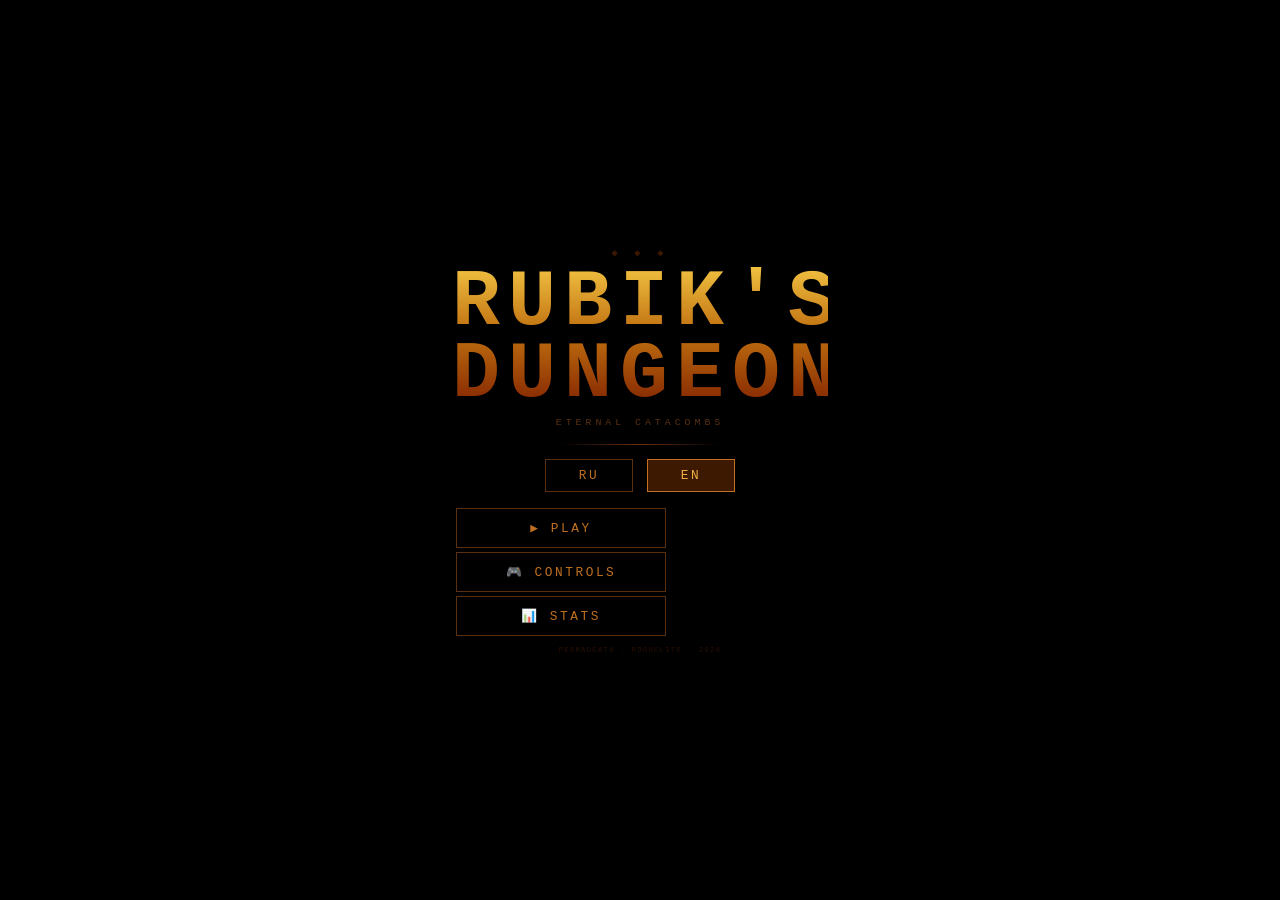
<file: miraclev2/rubiks_dungeon.html>
<!DOCTYPE html>
<html lang="ru">
<head>
<meta charset="UTF-8">
<meta name="viewport" content="width=device-width,initial-scale=1,maximum-scale=1,user-scalable=no"><meta name="apple-mobile-web-app-capable" content="yes"><style>::-webkit-scrollbar{display:none}html{overflow:hidden;overscroll-behavior:none}</style>
<title>Rubik's Dungeon</title>
<style>
*{margin:0;padding:0;box-sizing:border-box;-webkit-tap-highlight-color:transparent;user-select:none}
body{background:#000;overflow:hidden;-webkit-overflow-scrolling:touch;overscroll-behavior:none;font-family:'Courier New',monospace;touch-action:none}
#c{display:block;touch-action:none}
.scr{position:fixed;inset:0;display:flex;flex-direction:column;align-items:center;justify-content:center;z-index:50;pointer-events:all}
.hide{display:none!important}
#s-title{background:#000;overflow:hidden}
#s-title canvas{position:absolute;inset:0;z-index:0}
#s-title>div{position:relative;z-index:1}
.logo{font-size:clamp(2rem,8vw,5rem);font-weight:900;letter-spacing:.1em;text-transform:uppercase;text-align:center;line-height:.9;background:linear-gradient(180deg,#f0c040,#c07010 45%,#802000);-webkit-background-clip:text;-webkit-text-fill-color:transparent;background-clip:text}
.btn{padding:11px 36px;margin:4px;background:rgba(0,0,0,.7);border:1px solid #5a3010;color:#c07020;font-family:'Courier New',monospace;font-size:.8rem;letter-spacing:.2em;cursor:pointer;text-transform:uppercase;transition:all .15s;display:block;width:210px;text-align:center}
.btn:hover,.btn:active{background:rgba(100,40,0,.4);border-color:#c07020;color:#f0b040}
.btn.sm{padding:6px 18px;font-size:.65rem;width:auto;display:inline-block}
.btn.lang{width:88px;padding:8px}
.btn.lang.on{background:rgba(120,50,0,.5);border-color:#c07020;color:#f0b040}
#hud{position:fixed;top:0;left:0;right:0;pointer-events:none;z-index:20;padding:6px 10px}
.hrow{display:flex;justify-content:space-between;align-items:flex-start}
.hbars{display:flex;flex-direction:column;gap:3px}
.hbar{display:flex;align-items:center;gap:4px;font-size:9px;color:#604020}
.hbg{width:100px;height:5px;background:rgba(0,0,0,.9);border:1px solid #2a1000;overflow:hidden}
.hfill{height:100%;transition:width .1s}
.hctr{position:fixed;top:6px;left:50%;transform:translateX(-50%);text-align:center;pointer-events:none}
.lvlb{font-size:9px;letter-spacing:.15em;color:#806020;background:rgba(0,0,0,.85);padding:2px 8px;border:1px solid #2a1500}
.pinf{font-size:8px;color:#28ccaa;margin-top:2px}
.hrt{text-align:right;font-size:9px;color:#503010;line-height:1.8}
#mm{position:fixed;top:6px;right:6px;z-index:20;border:1px solid #2a1200;pointer-events:none}
#skbar{position:fixed;bottom:80px;right:12px;display:flex;flex-direction:column;gap:6px;z-index:20;pointer-events:all}
.skbtn{width:48px;height:48px;border-radius:50%;background:rgba(0,0,0,.85);border:2px solid #4a2800;display:flex;align-items:center;justify-content:center;font-size:1.2rem;cursor:pointer;position:relative}
.skbtn:active{transform:scale(.88)}
.skcd{position:absolute;inset:0;border-radius:50%;background:rgba(0,0,0,.6);display:flex;align-items:center;justify-content:center;font-size:.55rem;color:#aaa;pointer-events:none}
#mbtns{position:fixed;bottom:12px;right:12px;display:none;gap:8px;z-index:20;align-items:flex-end;flex-direction:column;pointer-events:all}
.mbtn{width:56px;height:56px;border-radius:50%;background:rgba(0,0,0,.85);border:2px solid rgba(160,70,0,.6);display:flex;align-items:center;justify-content:center;font-size:1.2rem;cursor:pointer;pointer-events:all}
.mbtn:active{background:rgba(140,50,0,.4);transform:scale(.88)}
#inv-desk-btn button:hover{background:rgba(80,40,0,.6)!important;color:#f0b040!important}
#mbatk{border-color:rgba(180,40,40,.8);background:rgba(80,0,0,.7);width:66px;height:66px;font-size:1.5rem}
#msgs{position:fixed;bottom:160px;left:50%;transform:translateX(-50%);z-index:30;display:flex;flex-direction:column;gap:3px;align-items:center;pointer-events:none}
.msg{font-size:10px;letter-spacing:.08em;padding:3px 10px;background:rgba(0,0,0,.85);border-left:2px solid currentColor;white-space:nowrap;animation:mf 2.5s forwards}
@keyframes mf{0%{opacity:0;transform:translateY(4px)}10%{opacity:1;transform:none}70%{opacity:1}100%{opacity:0}}
#chint{position:fixed;bottom:155px;left:50%;transform:translateX(-50%);display:none;font-size:11px;font-weight:700;color:#f0c040;background:rgba(0,0,0,.85);border:1px solid #f0c040;padding:4px 12px;z-index:25;pointer-events:none;animation:pulse 1s infinite}
@keyframes pulse{0%,100%{opacity:.8}50%{opacity:1}}
#phold{position:fixed;bottom:140px;left:50%;transform:translateX(-50%);width:180px;display:none;z-index:25;text-align:center}
#phlab{font-size:.55rem;color:#28ccaa;margin-bottom:2px}
#phbg{height:5px;background:rgba(0,0,0,.8);border:1px solid #28ccaa}
#phfill{height:100%;background:#28ccaa;width:0%}
#shbar{position:fixed;bottom:0;left:50%;transform:translateX(-50%);width:120px;height:3px;z-index:15}
#shfill{height:100%;background:#5a3010}
#s-dead{background:radial-gradient(ellipse,#180000,#060000,#000)}
#s-win{background:radial-gradient(ellipse,#001810,#000604,#000)}
#s-inv{background:rgba(0,0,0,.97);overflow-y:auto;padding:16px;align-items:stretch}
#s-loot{background:rgba(2,1,0,.97);padding:16px}
#s-stats{background:radial-gradient(ellipse,#080600,#000);overflow-y:auto;padding:20px}
#s-ctrl{background:radial-gradient(ellipse,#080600,#000);overflow-y:auto;padding:20px}
.stit{font-size:1.5rem;letter-spacing:.25em;text-transform:uppercase;margin-bottom:6px;text-align:center}
.ssub{font-size:.58rem;letter-spacing:.2em;color:#3a1e08;margin-bottom:18px;text-align:center}
.isec{font-size:.55rem;letter-spacing:.15em;color:#5a3010;margin-bottom:4px;text-transform:uppercase}
.egrid{display:grid;grid-template-columns:repeat(3,64px);gap:4px;justify-content:center;margin-bottom:12px}
.bgrid{display:grid;grid-template-columns:repeat(4,64px);gap:4px;justify-content:center}
.slot{width:64px;height:64px;border:1px solid #1e0e00;background:rgba(6,3,0,.9);display:flex;flex-direction:column;align-items:center;justify-content:center;cursor:pointer;font-size:1.2rem}
.slot:hover{border-color:#6a3010}
.slot.on{border-color:#3a1800}
.sn{font-size:.38rem;text-align:center;max-width:60px;overflow:hidden;line-height:1.2;margin-top:2px}
#lgrid{display:flex;flex-wrap:wrap;gap:8px;justify-content:center;margin:12px 0;max-width:460px}
.lcard{width:100px;min-height:115px;border:1px solid #2a1400;background:rgba(6,3,0,.95);padding:8px;display:flex;flex-direction:column;align-items:center;text-align:center}
.lic{font-size:1.6rem;margin-bottom:3px}
.lnm{font-size:.56rem;font-weight:700;line-height:1.3}
.lsb{font-size:.44rem;color:#3a1e08;margin-top:1px}
.lpr{font-size:.5rem;color:#c07020;margin-top:3px}
.lbtns{display:flex;gap:3px;margin-top:4px;flex-wrap:wrap;justify-content:center}
.srow{display:flex;justify-content:space-between;padding:6px 0;border-bottom:1px solid #180a00;font-size:.65rem;max-width:380px;width:100%}

#inv-popup{background:rgba(2,1,0,.98);border:2px solid #5a2e00;padding:12px;display:none;margin-top:10px;border-radius:4px}
#inv-popup .pop-hdr{display:flex;justify-content:space-between;align-items:center;margin-bottom:8px}
#inv-popup .pop-name{font-size:.85rem;color:#f0a030;font-weight:bold}
#inv-popup .pop-x{color:#5a3010;font-size:1rem;cursor:pointer;padding:2px 6px}
#inv-popup .pop-stats{font-size:.62rem;color:#886040;margin-bottom:6px;line-height:1.8}
#inv-popup .pop-cur{font-size:.6rem;color:#406840;margin-bottom:8px;padding:4px 6px;border-left:2px solid #2a5020}
#inv-popup .pop-btns{display:flex;flex-direction:column;gap:8px}
#inv-popup .pop-btn{width:100%;padding:13px 10px;background:rgba(10,5,0,.8);border:1px solid #5a3010;color:#c07020;font-size:.72rem;cursor:pointer;text-align:center;border-radius:4px;letter-spacing:.05em}
#inv-popup .pop-btn:active{background:rgba(120,50,0,.5);color:#f0c040}
#inv-popup .pop-btn.gb{border-color:#2a6030;color:#44dd88;background:rgba(0,20,5,.8)}
#inv-popup .pop-btn.rb{border-color:#602020;color:#dd4444;background:rgba(20,0,0,.8)}
#inv-popup .pop-btn.bb{border-color:#203060;color:#4488ff;background:rgba(0,5,20,.8)}
</style>
</head>
<body>
<canvas id="c"></canvas>
<canvas id="mm" width="84" height="84" style="opacity:.85"></canvas>
<div id="hud" class="hide">
  <div class="hrow">
    <div class="hbars">
      <div class="hbar"><span style="color:#882020">♥</span><div class="hbg"><div class="hfill" id="bhp" style="background:#882020;width:100%"></div></div><span id="thp" style="min-width:24px">100</span></div>
      <div class="hbar"><span style="color:#204888">✦</span><div class="hbg"><div class="hfill" id="bmp" style="background:#204888;width:100%"></div></div><span id="tmp" style="min-width:24px">100</span></div>
      <div class="hbar"><span style="color:#806020">🪙</span><div class="hbg"><div class="hfill" id="bxp" style="background:#604010;width:0%"></div></div><span id="tcn" style="font-size:9px;color:#604010;min-width:24px">0</span></div>
    </div>
    <div class="hctr"><div class="lvlb" id="tlvl">— 1-1</div><div id="tprt" class="pinf hide"></div></div>
    <div class="hrt"><div id="tkll">☠ 0</div><div id="ttim">⏱ 0:00</div><div id="tflr">▲</div><div id="tmute" onclick="SFX.unlock();var m=SFX.toggleMute();this.textContent=m?'🔇':'🔊'" style="cursor:pointer;pointer-events:all;font-size:10px;margin-top:2px">🔊</div></div>
  </div>
</div>
<!-- Desktop inv button -->
<div id="inv-desk-btn" style="position:fixed;top:96px;right:6px;z-index:21;pointer-events:all">
  <button onclick="G.openInv()" style="background:rgba(0,0,0,.8);border:1px solid #5a3010;color:#c07020;font-size:.6rem;padding:5px 10px;cursor:pointer;letter-spacing:.1em;font-family:monospace">🎒 INV</button>
</div>
<div id="skbar"></div>
<!-- Inventory under minimap -->
<div id="inv-top-btn" style="position:fixed;top:96px;right:6px;z-index:21;display:none">
  <div class="mbtn" id="mbinv" style="width:40px;height:40px;font-size:1rem;border-radius:8px;border-color:rgba(200,160,0,.6)">🎒</div>
</div>
<!-- Attack button bottom right -->
<div id="mbtns" style="pointer-events:all">
  <div class="mbtn" id="mbatk" style="width:80px;height:80px;font-size:2rem;border-color:rgba(200,40,40,.9);background:rgba(100,0,0,.8)">⚔</div>
</div>
<div id="msgs"></div>
<div id="chint">[E] Открыть сундук</div>
<div id="phold"><div id="phlab">HOLD</div><div id="phbg"><div id="phfill"></div></div></div>
<div id="shbar"><div id="shfill" style="width:100%"></div></div>

<div class="scr" id="s-title"><canvas id="title-bg" style="position:absolute;inset:0;width:100%;height:100%"></canvas>
  <div style="text-align:center;padding:12px;max-width:400px;width:100%">
    <div style="font-size:.65rem;letter-spacing:.5em;color:#3a1800;margin-bottom:8px">◆ ◆ ◆</div>
    <div class="logo">RUBIK'S<br>DUNGEON</div>
    <div style="font-size:.62rem;letter-spacing:.4em;color:#5a3010;margin:6px 0 16px;text-transform:uppercase" id="tsub">Вечные катакомбы</div>
    <div style="width:160px;height:1px;background:linear-gradient(90deg,transparent,#703010,transparent);margin:10px auto"></div>
    <div style="display:flex;gap:6px;justify-content:center;margin-bottom:12px">
      <button class="btn lang" id="blru" onclick="setLang('ru')">RU</button>
      <button class="btn lang on" id="blen" onclick="setLang('en')">EN</button>
    </div>
    <button class="btn" id="bst" onclick="G.start()">▶ НАЧАТЬ</button>
    <button class="btn" id="bct" onclick="G.showCtrl()">🎮 УПРАВЛЕНИЕ</button>
    <button class="btn" id="bsta" onclick="G.showStats()">📊 СТАТИСТИКА</button>
    <div style="font-size:.45rem;color:#280e00;margin-top:10px;letter-spacing:.18em">PERMADEATH · ROGUELITE · 2026</div>
  </div>
</div>

<div class="scr hide" id="s-ctrl">
  <div style="max-width:400px;width:100%;padding:8px;font-size:.65rem;color:#c07020;line-height:1.9">
    <div class="stit" style="color:#c07020" id="sctit">УПРАВЛЕНИЕ</div>
    <div style="color:#f0c040;font-size:.72rem;margin:8px 0 3px" id="scm1">ДВИЖЕНИЕ</div>
    <div id="scm2">📱 Свайп по экрану — движение<br>🖥 WASD / Стрелки — движение</div>
    <div style="color:#f0c040;font-size:.72rem;margin:8px 0 3px" id="sca1">ДЕЙСТВИЯ</div>
    <div id="sca2">E / Тап — атака / открыть сундук<br>I — инвентарь | F — подобрать<br>1 / 2 / 3 — активные скиллы</div>
    <div style="color:#f0c040;font-size:.72rem;margin:8px 0 3px" id="scg1">ИГРА</div>
    <div id="scg2">🌀 Держи портал 3 сек → победа<br>⏳ Каждые 60 сек — перестройка<br>🚪 Ложный портал → другой уровень<br>📦 4+ сундуков на локацию</div>
    <div style="text-align:center;margin-top:10px"><button class="btn sm" onclick="G.backTitle()" id="scbk">↩ НАЗАД</button></div>
  </div>
</div>

<div class="scr hide" id="s-dead">
  <div style="text-align:center">
    <div class="stit" style="color:#cc2200">☠ <span id="sdtit">СМЕРТЬ</span></div>
    <div class="ssub" id="sdsub">Искатель пал во тьме</div>
    <div id="sdst" style="font-size:.7rem;color:#5a2810;line-height:2.2;margin-bottom:16px"></div>
    <button class="btn" onclick="G.backTitle()" id="sdbk">↩ В МЕНЮ</button>
  </div>
</div>

<div class="scr hide" id="s-win">
  <div style="text-align:center">
    <div class="stit" style="color:#28ffaa">✦ <span id="swtit">ПОБЕГ!</span></div>
    <div id="swst" style="font-size:.7rem;color:#28aa88;line-height:2.2;margin-bottom:16px"></div>
    <button class="btn" onclick="G.backTitle()" id="swbk">↩ В МЕНЮ</button>
  </div>
</div>

<div class="scr hide" id="s-inv">
  <div style="text-align:center;margin-bottom:8px">
    <span style="font-size:.9rem;color:#f0a030">🎒 <span id="sitit">ИНВЕНТАРЬ</span></span>
    <span style="font-size:.65rem;color:#5a3010;margin-left:10px">🪙 <span id="sicn">0</span></span>
  </div>
  <div class="isec" id="sieq">ЭКИПИРОВКА</div>
  <div class="egrid" id="eqgr"></div>
  <div class="isec" id="sibg">СУМКА (12)</div>
  <div class="bgrid" id="bggr"></div>
  <div style="text-align:center;margin-top:10px">
    <div id="inv-popup">
  <div class="pop-hdr">
    <div class="pop-name" id="pop-title"></div>
    <div class="pop-x" onclick="G._closePopup()">✕</div>
  </div>
  <div class="pop-stats" id="pop-stats"></div>
  <div class="pop-cur" id="pop-cur"></div>
  <div class="pop-btns" id="pop-btns"></div>
</div>
<button class="btn sm" onclick="G.closeInv()" id="sicl">✕ ЗАКРЫТЬ</button>
  </div>
</div>

<div class="scr hide" id="s-loot" style="text-align:center">
  <div style="font-size:.9rem;color:#f0a030;margin-bottom:4px">📦 <span id="sltit">СУНДУК</span></div>
  <div style="font-size:.55rem;color:#3a1e08;margin-bottom:8px" id="slsub">Выбери действие</div>
  <div id="lgrid"></div>
  <button class="btn sm" onclick="G.closeLoot()" style="margin-top:8px" id="slcl">▶ ЗАКРЫТЬ</button>
</div>

<div class="scr hide" id="s-stats">
  <div class="stit" style="color:#f0a030">📊 <span id="sstit">РЕКОРДЫ</span></div>
  <div class="ssub" id="sssub">Лучшие сессии</div>
  <div id="stlist" style="max-width:380px;width:100%"></div>
  <button class="btn sm" onclick="G.backTitle()" style="margin-top:12px" id="ssbk">↩ НАЗАД</button>
</div>

<script>
'use strict';
// In-memory stats fallback (for environments where localStorage is blocked)
const _statsStore={_data:{}};
const _ls={
  getItem:function(k){
    try{const v=localStorage.getItem(k);return v;}catch(e){return _statsStore._data[k]||null;}
  },
  setItem:function(k,v){
    try{localStorage.setItem(k,v);}catch(e){}
    _statsStore._data[k]=v;
  }
};

// ══════════════════════════════════════════════════════════════
//  AUDIO ENGINE — Web Audio API
// ══════════════════════════════════════════════════════════════
const SFX=(function(){
  let _ctx=null,_bgInt=null,_muted=false;
  function ctx(){if(!_ctx)try{_ctx=new(window.AudioContext||window.webkitAudioContext)();}catch(e){}return _ctx;}
  function unlock(){const c=ctx();if(c&&c.state==='suspended')c.resume();}

  // Rich tone with harmonics
  function richTone(freq,dur,vol,type,pitchEnd,detune){
    const c=ctx();if(!c||_muted)return;
    try{
      const now=c.currentTime;
      const master=c.createGain();
      master.gain.setValueAtTime(0.001,now);
      master.gain.linearRampToValueAtTime(vol,now+0.015);
      master.gain.exponentialRampToValueAtTime(0.001,now+dur);
      // Compressor for loudness
      const comp=c.createDynamicsCompressor();
      comp.threshold.value=-12;comp.knee.value=6;
      comp.ratio.value=4;comp.attack.value=0.003;comp.release.value=0.1;
      master.connect(comp);comp.connect(c.destination);
      // Main oscillator
      const o1=c.createOscillator();
      o1.type=type||'sawtooth';
      o1.frequency.setValueAtTime(freq,now);
      if(pitchEnd)o1.frequency.exponentialRampToValueAtTime(Math.max(1,pitchEnd),now+dur);
      if(detune)o1.detune.value=detune;
      o1.connect(master);o1.start(now);o1.stop(now+dur+0.05);
      // Harmonic 2 (octave)
      const o2=c.createOscillator();
      const g2=c.createGain();g2.gain.value=0.35;
      o2.type='sine';o2.frequency.setValueAtTime(freq*2,now);
      if(pitchEnd)o2.frequency.exponentialRampToValueAtTime(Math.max(1,pitchEnd*2),now+dur);
      o2.connect(g2);g2.connect(master);o2.start(now);o2.stop(now+dur+0.05);
      // Sub bass
      const o3=c.createOscillator();
      const g3=c.createGain();g3.gain.value=0.4;
      o3.type='sine';o3.frequency.setValueAtTime(freq*0.5,now);
      o3.connect(g3);g3.connect(master);o3.start(now);o3.stop(now+dur+0.05);
    }catch(e){}
  }

  // Punchy noise with filter sweep
  function punchNoise(dur,vol,freqStart,freqEnd){
    const c=ctx();if(!c||_muted)return;
    try{
      const now=c.currentTime;
      const sr=c.sampleRate;
      const buf=c.createBuffer(1,Math.ceil(sr*dur),sr);
      const d=buf.getChannelData(0);
      for(let i=0;i<d.length;i++)d[i]=(Math.random()*2-1);
      const src=c.createBufferSource();src.buffer=buf;
      const flt=c.createBiquadFilter();
      flt.type='bandpass';flt.Q.value=1.2;
      flt.frequency.setValueAtTime(freqStart||1200,now);
      flt.frequency.exponentialRampToValueAtTime(Math.max(1,freqEnd||80),now+dur);
      const g=c.createGain();
      const comp=c.createDynamicsCompressor();
      comp.threshold.value=-6;comp.ratio.value=6;
      g.gain.setValueAtTime(vol||0.5,now);
      g.gain.exponentialRampToValueAtTime(0.001,now+dur);
      src.connect(flt);flt.connect(g);g.connect(comp);comp.connect(c.destination);
      src.start(now);
    }catch(e){}
  }

  // Metallic clang
  function clang(freq,dur,vol){
    const c=ctx();if(!c||_muted)return;
    try{
      const now=c.currentTime;
      [1,2.76,5.4,8.93].forEach(function(r,i){
        const o=c.createOscillator();
        const g=c.createGain();
        const v=vol*(1-i*0.2);
        g.gain.setValueAtTime(v,now);
        g.gain.exponentialRampToValueAtTime(0.001,now+dur*(1-i*0.15));
        o.type='sine';o.frequency.value=freq*r;
        o.connect(g);g.connect(c.destination);
        o.start(now);o.stop(now+dur+0.05);
      });
    }catch(e){}
  }

  // Magical shimmer
  function shimmer(baseFreq,dur,vol){
    const c=ctx();if(!c||_muted)return;
    try{
      const now=c.currentTime;
      [1,1.5,2,3,4].forEach(function(r,i){
        const o=c.createOscillator();
        const g=c.createGain();
        const delay=i*0.04;
        g.gain.setValueAtTime(0.001,now+delay);
        g.gain.linearRampToValueAtTime(vol*(1-i*0.15),now+delay+0.05);
        g.gain.exponentialRampToValueAtTime(0.001,now+dur);
        o.type='sine';o.frequency.value=baseFreq*r;
        o.detune.value=(Math.random()-0.5)*20;
        o.connect(g);g.connect(c.destination);
        o.start(now+delay);o.stop(now+dur+0.1);
      });
    }catch(e){}
  }

  // Background drone with overtones
  function playDrone(c){
    if(!c||_muted)return;
    try{
      const notes=[41,46,49,44];
      const note=notes[Math.floor(Date.now()/5000)%notes.length];
      const freq=440*Math.pow(2,(note-69)/12);
      const now=c.currentTime;
      [1,2,3,4,6].forEach(function(r,i){
        const o=c.createOscillator();
        const g=c.createGain();
        const vol=0.08/(i+1);
        g.gain.setValueAtTime(0,now);
        g.gain.linearRampToValueAtTime(vol,now+2);
        g.gain.linearRampToValueAtTime(vol*0.7,now+4);
        g.gain.linearRampToValueAtTime(0,now+6);
        o.type=i===0?'sine':i===1?'triangle':'sine';
        o.frequency.value=freq*r;
        o.detune.value=(Math.random()-0.5)*8;
        o.connect(g);g.connect(c.destination);
        o.start(now);o.stop(now+6.1);
      });
    }catch(e){}
  }

  return {
    unlock:unlock,
    // Sword swing — metallic whoosh + clang on hit
    swing:function(){
      unlock();
      punchNoise(0.18,0.55,3500,400);
      richTone(180,'sawtooth',0.35,0.12,65);
    },
    hit:function(){
      unlock();
      punchNoise(0.12,0.80,2000,150);
      clang(220,0.15,0.45);
      richTone(90,'square',0.50,0.10,40);
    },
    // Player hurt — deep impact
    playerHit:function(){
      unlock();
      punchNoise(0.22,0.90,800,60);
      richTone(75,'sawtooth',0.60,0.15,30);
    },
    // Bow — sharp twang
    shoot:function(){
      unlock();
      richTone(1200,'sawtooth',0.40,0.06,180);
      punchNoise(0.06,0.35,4000,1500);
    },
    // Staff — magical orb
    staff:function(){
      unlock();
      shimmer(280,0.45,0.22);
      richTone(140,'sine',0.30,0.40,280);
    },
    // Enemy death — crunch
    enemyDie:function(){
      unlock();
      punchNoise(0.18,0.70,1200,80);
      richTone(160,'sawtooth',0.40,0.20,28);
    },
    // Chest open
    chest:function(){
      unlock();
      clang(180,0.25,0.40);
      setTimeout(function(){shimmer(600,0.35,0.18);},200);
    },
    // Item pickup — bright chime
    pickup:function(){
      unlock();
      shimmer(880,0.25,0.16);
    },
    // Coin
    coin:function(){
      unlock();
      clang(1400,0.12,0.45);
    },
    // Skill cast — powerful whomp
    skill:function(){
      unlock();
      shimmer(440,0.40,0.20);
      punchNoise(0.12,0.40,3000,200);
    },
    // Labyrinth shuffle — deep rumble
    shuffle:function(){
      unlock();
      punchNoise(0.50,0.70,300,40);
      richTone(55,'sawtooth',0.45,0.40,35);
    },
    // Portal hum
    portal:function(){
      unlock();
      shimmer(55,0.60,0.14);
      richTone(110,'sine',0.35,0.55,115);
    },
    // Enter portal
    portalEnter:function(){
      unlock();
      shimmer(200,0.70,0.22);
      richTone(200,'sine',0.45,0.60,2400);
      punchNoise(0.30,0.50,500,3000);
    },
    // Boss roar
    bossAppear:function(){
      unlock();
      punchNoise(0.70,0.90,200,30);
      richTone(35,'sawtooth',0.80,0.55,18);
      setTimeout(function(){richTone(55,'square',0.60,0.40,25);},200);
    },
    // Player death
    die:function(){
      unlock();
      punchNoise(0.50,0.80,600,30);
      richTone(250,'sawtooth',0.70,0.70,22);
      setTimeout(function(){richTone(150,'sawtooth',0.50,0.50,15);},300);
    },
    startBG:function(){
      if(_bgInt||_muted)return;
      const c=ctx();
      playDrone(c);
      _bgInt=setInterval(function(){playDrone(ctx());},5500);
    },
    stopBG:function(){
      if(_bgInt){clearInterval(_bgInt);_bgInt=null;}
    },
    toggleMute:function(){
      _muted=!_muted;
      if(_muted)this.stopBG();else this.startBG();
      return _muted;
    },
    isMuted:function(){return _muted;}
  };
})();
// ══════════════════════════════════════════════════════════════
//  PARTICLE SYSTEM
// ══════════════════════════════════════════════════════════════
const PARTS = [];
function addParticles(x, y, col, count, speed, size, life){
  for(let i=0;i<count;i++){
    const a=Math.random()*Math.PI*2;
    const s=speed*(0.4+Math.random()*0.6);
    PARTS.push({
      x, y,
      vx: Math.cos(a)*s,
      vy: Math.sin(a)*s - speed*0.3,
      col, r: size*(0.5+Math.random()*0.5),
      life, maxLife: life,
      gravity: 60
    });
  }
}
function addBlood(x, y, count){
  for(let i=0;i<count;i++){
    const a=-Math.PI/2 + (Math.random()-0.5)*Math.PI;
    const s=40+Math.random()*80;
    PARTS.push({
      x, y,
      vx: Math.cos(a)*s,
      vy: Math.sin(a)*s,
      col: Math.random()<0.5?'#cc2200':'#881400',
      r: 2+Math.random()*3,
      life: 0.6+Math.random()*0.4,
      maxLife: 1.0,
      gravity: 120
    });
  }
}
function addSparks(x, y, col, count){
  for(let i=0;i<count;i++){
    const a=Math.random()*Math.PI*2;
    const s=60+Math.random()*120;
    PARTS.push({
      x, y,
      vx: Math.cos(a)*s,
      vy: Math.sin(a)*s,
      col, r: 1.5+Math.random()*2,
      life: 0.3+Math.random()*0.3,
      maxLife: 0.6,
      gravity: 30,
      spark: true
    });
  }
}
function updateParticles(dt){
  for(let i=PARTS.length-1;i>=0;i--){
    const p=PARTS[i];
    p.x+=p.vx*dt;
    p.y+=p.vy*dt;
    p.vy+=p.gravity*dt;
    p.vx*=0.92;
    p.life-=dt;
    if(p.life<=0) PARTS.splice(i,1);
  }
}

// ══════════════════════════════════════════════════════════════
//  LIGHTING SYSTEM — Dynamic darkness + light sources
// ══════════════════════════════════════════════════════════════
const LIGHTS = [];
function addLight(x, y, r, col, life, flicker){
  LIGHTS.push({x, y, r, col, life, maxLife: life||999, flicker:flicker||0, t:Math.random()*100});
}
function clearLights(){ LIGHTS.length=0; }

function drawLighting(camX, camY, playerX, playerY){
  const T2=Date.now()/1000;
  // Create offscreen canvas for lighting
  const lc=document.createElement('canvas');
  lc.width=C.width; lc.height=C.height;
  const lx=lc.getContext('2d');

  // Fill with darkness
  lx.fillStyle='rgba(0,0,0,0.82)';
  lx.fillRect(0,0,lc.width,lc.height);

  // Use destination-out to "cut" light holes
  lx.globalCompositeOperation='destination-out';

  // Player light (largest)
  const px=playerX-camX, py=playerY-camY;
  const playerGrad=lx.createRadialGradient(px,py,0,px,py,160);
  playerGrad.addColorStop(0,'rgba(255,220,160,1)');
  playerGrad.addColorStop(0.4,'rgba(255,200,120,0.7)');
  playerGrad.addColorStop(0.8,'rgba(255,180,80,0.2)');
  playerGrad.addColorStop(1,'transparent');
  lx.fillStyle=playerGrad;
  lx.beginPath();lx.arc(px,py,160,0,Math.PI*2);lx.fill();

  // Torch lights on walls (generated from room torches)
  LIGHTS.forEach(l=>{
    if(l.life!==999) l.life-=0.016;
    if(l.life<=0) return;
    l.t+=0.016;
    const flk=l.flicker?Math.sin(l.t*8+l.x)*l.flicker:0;
    const sx=l.x-camX, sy=l.y-camY;
    if(sx<-l.r||sy<-l.r||sx>C.width+l.r||sy>C.height+l.r) return;
    const r2=l.r+flk;
    const g=lx.createRadialGradient(sx,sy,0,sx,sy,r2);
    g.addColorStop(0,'rgba(255,200,100,0.9)');
    g.addColorStop(0.3,'rgba(255,160,60,0.6)');
    g.addColorStop(0.7,'rgba(255,120,20,0.2)');
    g.addColorStop(1,'transparent');
    lx.fillStyle=g;
    lx.beginPath();lx.arc(sx,sy,r2,0,Math.PI*2);lx.fill();
  });

  // Draw lighting overlay onto main canvas
  X.save();
  X.globalCompositeOperation='multiply';
  X.drawImage(lc,0,0);
  X.restore();
}

function setupRoomLights(world, lv, curGx, curGy){
  clearLights();
  // Add torch lights in current and adjacent rooms
  for(let gy=0;gy<GRID;gy++) for(let gx=0;gx<GRID;gx++){
    const rm=world.room(lv,gx,gy);
    if(!rm) continue;
    // Place torches on walls — every ~8 tiles along exits
    const mx=Math.floor(RW/2), my=Math.floor(RH/2);
    const torchPositions=[
      {tx:mx, ty:3},    // north corridor
      {tx:mx, ty:RH-4}, // south corridor
      {tx:3, ty:my},    // west corridor
      {tx:RW-4, ty:my}, // east corridor
      {tx:4, ty:4},     // corners
      {tx:RW-5, ty:4},
      {tx:4, ty:RH-5},
      {tx:RW-5, ty:RH-5},
    ];
    torchPositions.forEach(({tx,ty})=>{
      if(rm.tiles[ty]&&rm.tiles[ty][tx]===TF){
        const wx=(gx*RW+tx+.5)*TS;
        const wy=(gy*RH+ty+.5)*TS;
        addLight(wx,wy,80,'#ff8820',999,8);
      }
    });
  }
}
function drawParticles(camX, camY){
  PARTS.forEach(p=>{
    const sx=p.x-camX, sy=p.y-camY;
    if(sx<-20||sy<-20||sx>C.width+20||sy>C.height+20) return;
    const alpha=Math.max(0, p.life/p.maxLife);
    X.save();
    X.globalAlpha=alpha;
    if(p.spark){
      X.strokeStyle=p.col;
      X.lineWidth=p.r;
      X.shadowColor=p.col;
      X.shadowBlur=4;
      X.beginPath();
      X.moveTo(sx, sy);
      X.lineTo(sx-p.vx*0.05, sy-p.vy*0.05);
      X.stroke();
    } else {
      X.fillStyle=p.col;
      X.shadowColor=p.col;
      X.shadowBlur=p.r*1.5;
      X.beginPath();
      X.arc(sx, sy, p.r*alpha+0.5, 0, Math.PI*2);
      X.fill();
    }
    X.restore();
  });
}



const C=document.getElementById('c'),X=C.getContext('2d');
const MM=document.getElementById('mm'),MX=MM.getContext('2d');
function resize(){C.width=window.innerWidth;C.height=window.innerHeight;}
resize();window.addEventListener('resize',resize);

// ─── Language ───────────────────────────────────────────────
let LANG='en';
function setLang(l){
  LANG=l;
  document.getElementById('blru').classList.toggle('on',l==='ru');
  document.getElementById('blen').classList.toggle('on',l==='en');
  _ul();
}
function T(ru,en){return LANG==='ru'?ru:en;}
function _ul(){
  const d=(id,v)=>{const e=document.getElementById(id);if(e)e.textContent=v;};
  const h=(id,v)=>{const e=document.getElementById(id);if(e)e.innerHTML=v;};
  d('tsub',T('Вечные катакомбы','Eternal Catacombs'));
  d('bst',T('▶ НАЧАТЬ','▶ PLAY'));
  d('bct',T('🎮 УПРАВЛЕНИЕ','🎮 CONTROLS'));
  d('bsta',T('📊 СТАТИСТИКА','📊 STATS'));
  d('sctit',T('УПРАВЛЕНИЕ','CONTROLS'));
  d('scm1',T('ДВИЖЕНИЕ','MOVEMENT'));
  h('scm2',T('📱 Свайп по экрану — движение<br>🖥 WASD / Стрелки — движение','📱 Swipe screen — move<br>🖥 WASD / Arrows — move'));
  d('sca1',T('ДЕЙСТВИЯ','ACTIONS'));
  h('sca2',T('E / Тап — атака / открыть сундук<br>I — инвентарь | F — подобрать<br>1 / 2 / 3 — активные скиллы','E / Tap — attack / open chest<br>I — inventory | F — pick up<br>1 / 2 / 3 — active skills'));
  d('scg1',T('ИГРА','GAME'));
  h('scg2',T('🌀 Держи портал 3 сек → победа<br>⏳ Каждые 60 сек — перестройка<br>🚪 Ложный портал → другой уровень','🌀 Hold portal 3s → victory<br>⏳ Every 60s rooms shuffle<br>🚪 False portal → other level'));
  d('scbk',T('↩ НАЗАД','↩ BACK'));
  d('sdtit',T('СМЕРТЬ','DEATH'));
  d('sdsub',T('Искатель пал во тьме','The seeker fell'));
  d('sdbk',T('↩ В МЕНЮ','↩ MENU'));
  d('swtit',T('ПОБЕГ!','ESCAPE!'));
  d('swbk',T('↩ В МЕНЮ','↩ MENU'));
  d('sitit',T('ИНВЕНТАРЬ','INVENTORY'));
  d('sieq',T('ЭКИПИРОВКА','EQUIPMENT'));
  d('sibg',T('СУМКА (12)','BAG (12)'));
  d('sicl',T('✕ ЗАКРЫТЬ','✕ CLOSE'));
  d('sltit',T('СУНДУК','CHEST'));
  d('slsub',T('Выбери действие','Choose action'));
  d('slcl',T('▶ ЗАКРЫТЬ','▶ CLOSE'));
  d('sstit',T('РЕКОРДЫ','RECORDS'));
  d('sssub',T('Лучшие сессии','Best sessions'));
  d('ssbk',T('↩ НАЗАД','↩ BACK'));
  d('phlab',T('ДЕРЖИ ПОРТАЛ','HOLD PORTAL'));
  d('chint',T('[E] Открыть сундук','[E] Open chest'));
}
_ul();

// ─── Constants ──────────────────────────────────────────────
const TS=32,RW=20,RH=20,GRID=3,LEVELS=3;
const SHUF_T=60,PORT_INT=30,PORT_VIS=10,PORT_HOLD=3;
const TW=0,TF=1,TC=2,TT=3,TP=4;

// ─── Rarity ─────────────────────────────────────────────────
const RAR={
  common:   {col:'#888888',ru:'Обычный',    en:'Common'},
  rare:     {col:'#3878ff',ru:'Редкий',     en:'Rare'},
  epic:     {col:'#9838ff',ru:'Оч. редкий', en:'Epic'},
  legendary:{col:'#ffa020',ru:'Легендарный',en:'Legendary'},
};
function rollR(){
  const r=Math.random();
  if(r<.04) return 'legendary'; // 4%
  if(r<.14) return 'epic';      // 10%
  if(r<.44) return 'rare';      // 30%
  return 'common';              // 56%
}

// ─── Items (100) ─────────────────────────────────────────────
const ITEMS=[
// ── COMMON WEAPONS ──
{id:'short_sw',  cat:'weapon',slot:'weapon',ico:'🗡', ru:'Короткий меч',        en:'Short Sword',          atk:8,  r:'common',  price:15},
{id:'long_sw',   cat:'weapon',slot:'weapon',ico:'⚔', ru:'Длинный меч',          en:'Long Sword',           atk:14, r:'common',  price:30},
{id:'adj_staff', cat:'weapon',slot:'weapon',ico:'🪄',ru:'Посох адъютанта',      en:'Adjutant Staff',       atk:7,  ranged:true,mp:15,r:'common',price:20},
{id:'dag',       cat:'weapon',slot:'weapon',ico:'🔪',ru:'Кинжал',               en:'Dagger',               atk:10, spd:12,r:'common',price:18},
{id:'spear',     cat:'weapon',slot:'weapon',ico:'🏹',ru:'Копьё',                en:'Spear',                atk:16, ranged:true,r:'common',price:25},
{id:'axe',       cat:'weapon',slot:'weapon',ico:'🪓',ru:'Топор',                en:'Axe',                  atk:18, r:'common',  price:30},
{id:'gob_bow',   cat:'weapon',slot:'weapon',ico:'🏹',ru:'Лук гоблинов',         en:'Goblin Bow',           atk:9,  ranged:true,r:'common',price:18},
// ── COMMON ARMOR ──
{id:'gob_arm',   cat:'armor', slot:'armor', ico:'🥋',ru:'Броня гоблина',        en:'Goblin Armor',         def:6,  r:'common',  price:12},
{id:'light_arm', cat:'armor', slot:'armor', ico:'🥋',ru:'Лёгкая броня авантюриста',en:'Light Adventurer Armor',def:10,r:'common',price:25},
{id:'old_arm',   cat:'armor', slot:'armor', ico:'👕',ru:'Старая броня',         en:'Old Armor',            def:4,  r:'common',  price:8},
{id:'war_arm',   cat:'armor', slot:'armor', ico:'🛡',ru:'Броня воина',          en:'Warrior Armor',        def:18, r:'common',  price:50},
{id:'adj_robe',  cat:'armor', slot:'armor', ico:'🧙',ru:'Мантия адъютанта',     en:'Adjutant Robe',        def:5,  mp:25,r:'common',price:20},
// ── COMMON HELMETS ──
{id:'gob_helm',  cat:'helmet',slot:'helmet',ico:'🪖',ru:'Шлем гоблина',         en:'Goblin Helmet',        def:3,  r:'common',  price:8},
{id:'old_helm',  cat:'helmet',slot:'helmet',ico:'⛑', ru:'Старый шлем',          en:'Old Helmet',           def:2,  r:'common',  price:5},
{id:'war_helm',  cat:'helmet',slot:'helmet',ico:'🪖',ru:'Шлем воина',           en:'Warrior Helmet',       def:10, hp:10,r:'common',price:30},
// ── COMMON BOOTS ──
{id:'adv_boot',  cat:'boots', slot:'boots', ico:'👟',ru:'Сапоги авантюриста',   en:'Adventurer Boots',     spd:6,  r:'common',  price:15},
{id:'war_boot',  cat:'boots', slot:'boots', ico:'🥾',ru:'Сапоги воина',         en:'Warrior Boots',        def:5,  r:'common',  price:20},
// ── COMMON SHIELDS ──
{id:'plain_sh',  cat:'shield',slot:'armor2',ico:'🛡',ru:'Щит обычный',          en:'Plain Shield',         def:10, r:'common',  price:18},
// ── COMMON ARTIFACTS ──
{id:'hp_neck',   cat:'artifact',slot:'arti1',ico:'📿',ru:'Ожерелье здоровья',   en:'Health Necklace',      hp:25,  r:'common',  price:30},
{id:'str_ring',  cat:'artifact',slot:'arti1',ico:'💍',ru:'Кольцо силы',         en:'Ring of Strength',     atk:8,  r:'common',  price:30},
{id:'spd_boot2', cat:'boots', slot:'boots', ico:'👟',ru:'Сапоги скорости',      en:'Speed Boots',          spd:12, r:'common',  price:25},
{id:'mana_med',  cat:'artifact',slot:'arti1',ico:'💎',ru:'Медальон маны',        en:'Mana Medallion',       mp:30,  r:'common',  price:28},
// ── COMMON CONSUMABLES ──
{id:'bandage',   cat:'potion', slot:null,   ico:'🩹',ru:'Бинты',                en:'Bandages',             hp:30,  r:'common',  price:12},
{id:'gold_cup',  cat:'coins',  slot:null,   ico:'🏆',ru:'Золотой кубок',        en:'Golden Cup',           coins:40,r:'common', price:0},
{id:'gold_dish', cat:'coins',  slot:null,   ico:'🍽', ru:'Золотая посуда',       en:'Golden Dish',          coins:30,r:'common', price:0},
{id:'figurine',  cat:'coins',  slot:null,   ico:'🗿',ru:'Статуэтка',            en:'Figurine',             coins:20,r:'common', price:0},
{id:'coins_sm',  cat:'coins',  slot:null,   ico:'🪙',ru:'Монеты',               en:'Coins',                coins:15,r:'common', price:0},
{id:'grey_stone',cat:'coins',  slot:null,   ico:'🪨',ru:'Серый камень',         en:'Grey Stone',           coins:10,r:'common', price:0},
// ── RARE WEAPONS ──
{id:'rapier',    cat:'weapon',slot:'weapon',ico:'🗡', ru:'Рапира скорости',      en:'Speed Rapier',         atk:20, spd:18,r:'rare',price:120},
{id:'water_bl',  cat:'weapon',slot:'weapon',ico:'💧',ru:'Клинок воды',          en:'Water Blade',          atk:26, r:'rare',  price:140},
{id:'fire_bl',   cat:'weapon',slot:'weapon',ico:'🔥',ru:'Клинок огня',          en:'Fire Blade',           atk:28, r:'rare',  price:150},
{id:'sun_sp',    cat:'weapon',slot:'weapon',ico:'☀', ru:'Копьё солнца',         en:'Sun Spear',            atk:30, ranged:true,r:'rare',price:160},
{id:'mag_staff', cat:'weapon',slot:'weapon',ico:'🔮',ru:'Посох магистра',       en:'Magister Staff',       atk:22, ranged:true,mp:60,r:'rare',price:150},
{id:'dwarf_bow', cat:'weapon',slot:'weapon',ico:'🏹',ru:'Лук дворфа',           en:'Dwarf Bow',            atk:28, ranged:true,r:'rare',price:140},
{id:'dwarf_axe', cat:'weapon',slot:'weapon',ico:'🪓',ru:'Топор дворфа',         en:'Dwarf Axe',            atk:35, def:5,r:'rare',price:160},
{id:'elven_sp',  cat:'weapon',slot:'weapon',ico:'🌿',ru:'Копьё древних эльфов', en:'Ancient Elven Spear',  atk:32, ranged:true,r:'rare',price:180},
{id:'elven_bow2',cat:'weapon',slot:'weapon',ico:'🌿',ru:'Лук древних эльфов',   en:'Ancient Elven Bow',    atk:34, ranged:true,spd:10,r:'rare',price:190},
// ── RARE ARMOR ──
{id:'dwarf_arm', cat:'armor', slot:'armor', ico:'⛓', ru:'Броня дворфа',         en:'Dwarf Armor',          def:30, r:'rare',  price:150},
{id:'mid_war_a', cat:'armor', slot:'armor', ico:'🛡',ru:'Средняя броня воина',  en:'Mid Warrior Armor',    def:22, r:'rare',  price:120},
{id:'heavy_adv', cat:'armor', slot:'armor', ico:'🥋',ru:'Тяжёлая броня авантюриста',en:'Heavy Adventurer Armor',def:28,r:'rare',price:160},
{id:'elven_arm', cat:'armor', slot:'armor', ico:'🌿',ru:'Древняя броня эльфов', en:'Ancient Elven Armor',  def:26, spd:5,r:'epic',price:170},
{id:'mag_robe',  cat:'armor', slot:'armor', ico:'🧙',ru:'Мантия магистра',      en:'Magister Robe',        def:12, mp:70,r:'epic',price:140},
// ── RARE HELMETS ──
{id:'dwarf_hm',  cat:'helmet',slot:'helmet',ico:'🪖',ru:'Шлем дворфа',          en:'Dwarf Helmet',         def:16, hp:20,r:'rare',price:110},
{id:'mid_war_h', cat:'helmet',slot:'helmet',ico:'🪖',ru:'Шлем среднего воина',  en:'Mid Warrior Helmet',   def:14, r:'rare',  price:100},
{id:'elven_hm',  cat:'helmet',slot:'helmet',ico:'🌿',ru:'Древний шлем эльфа',   en:'Ancient Elven Helmet', def:12, spd:5,r:'rare',price:120},
// ── RARE BOOTS ──
{id:'dwarf_bt',  cat:'boots', slot:'boots', ico:'🥾',ru:'Сапоги дворфа',        en:'Dwarf Boots',          spd:10, def:8,r:'rare',price:100},
{id:'mid_war_b', cat:'boots', slot:'boots', ico:'👟',ru:'Сапоги среднего воина',en:'Mid Warrior Boots',    def:8,  r:'rare',  price:90},
{id:'heavy_adv_b',cat:'boots',slot:'boots', ico:'🥾',ru:'Сапоги тяжёлого авантюриста',en:'Heavy Adv Boots',def:10,spd:5,r:'rare',price:110},
{id:'elven_bt',  cat:'boots', slot:'boots', ico:'🌿',ru:'Древние сапоги эльфов',en:'Ancient Elven Boots',  spd:18, r:'rare',  price:120},
// ── RARE SHIELDS ──
{id:'dwarf_sh',  cat:'shield',slot:'armor2',ico:'🛡',ru:'Щит дворфа',           en:'Dwarf Shield',         def:22, r:'rare',  price:130},
// ── RARE ARTIFACTS ──
{id:'vamp_neck', cat:'artifact',slot:'arti1',ico:'🦷',ru:'Ожерелье вампиризма', en:'Vampiric Necklace',    atk:8,  regen:1,r:'rare',price:140},
{id:'wind_neck', cat:'artifact',slot:'arti1',ico:'💨',ru:'Ожерелье ветра',      en:'Wind Necklace',        spd:18, r:'rare',  price:130},
{id:'mana_ring', cat:'artifact',slot:'arti1',ico:'💎',ru:'Кольцо маны',         en:'Mana Ring',            mp:50,  r:'rare',  price:120},
{id:'elven_br',  cat:'artifact',slot:'arti1',ico:'🌿',ru:'Обручи древнего эльфа',en:'Ancient Elven Bracers',def:10,spd:8,r:'rare',price:150},
{id:'heavy_br',  cat:'artifact',slot:'arti1',ico:'⛓', ru:'Обручи тяжёлого авантюриста',en:'Heavy Adv Bracers',def:12,r:'rare',price:130},
{id:'dwarf_ring',cat:'artifact',slot:'arti1',ico:'💍',ru:'Кольцо дворфа',       en:'Dwarf Ring',           def:8,  atk:5,r:'rare',price:120},
{id:'rage_bro',  cat:'artifact',slot:'arti1',ico:'🔥',ru:'Брошь ярости',        en:'Rage Brooch',          atk:15, r:'rare',  price:140},
// ── RARE CONSUMABLES ──
{id:'blue_stone',cat:'coins',  slot:null,   ico:'🔵',ru:'Синий камень',         en:'Blue Stone',           coins:60,r:'rare',  price:0},
{id:'green_stone',cat:'coins', slot:null,   ico:'🟢',ru:'Зелёный камень',       en:'Green Stone',          coins:55,r:'rare',  price:0},
{id:'gold_bar',  cat:'coins',  slot:null,   ico:'🪙',ru:'Слитки золота',        en:'Gold Bars',            coins:80,r:'rare',  price:0},
{id:'god_fig',   cat:'coins',  slot:null,   ico:'🗿',ru:'Статуэтка бога',       en:'God Figurine',         coins:70,r:'rare',  price:0},
{id:'jewels',    cat:'coins',  slot:null,   ico:'💎',ru:'Драгоценности',        en:'Jewels',               coins:90,r:'rare',  price:0},
{id:'gold_crown',cat:'coins',  slot:null,   ico:'👑',ru:'Золотая корона',       en:'Golden Crown',         coins:100,r:'rare', price:0},
{id:'scrolls',   cat:'potion', slot:null,   ico:'📜',ru:'Редкие свитки',        en:'Rare Scrolls',         mp:60,  r:'rare',  price:50},
{id:'book',      cat:'potion', slot:null,   ico:'📖',ru:'Книга знаний',         en:'Book of Knowledge',    mp:80,  r:'rare',  price:60},
// ── LEGENDARY WEAPONS ──
{id:'arator_sw', cat:'weapon',slot:'weapon',ico:'🌟',ru:'Меч Аратора',          en:'Sword of Arator',      atk:65, r:'legendary',price:999,special:'arator'},
{id:'favnir_bow',cat:'weapon',slot:'weapon',ico:'🐉',ru:'Лук Фавнира Нгузагу',  en:"Favnir's Bow",         atk:55, ranged:true,r:'legendary',price:999,special:'favnir'},
{id:'manuscript',cat:'weapon',slot:'weapon',ico:'📜',ru:'Манускрипт',           en:'Manuscript',           atk:40, ranged:true,mp:80,r:'legendary',price:999,special:'manuscript',desc:'Облако яда 15с | Сквозь стены 3мин'},
// ── LEGENDARY ARMOR ──
{id:'paladin_arm',cat:'armor',slot:'armor', ico:'⚔', ru:'Броня капитана паладинов',en:'Paladin Captain Armor',def:60,r:'legendary',price:999,special:'paladin'},
// ── LEGENDARY HELMETS ──
{id:'dwarf_cro', cat:'helmet',slot:'helmet',ico:'👑',ru:'Коронованный шлем дворфов',en:"Dwarven Crown Helmet",def:40,r:'legendary',price:999,special:'dwarfcrown'},
// ── LEGENDARY ARTIFACTS ──
{id:'ogre_bl',   cat:'weapon',slot:'weapon',ico:'💀',ru:'Клинок огра',          en:"Ogre's Blade",         atk:50, r:'legendary',price:999,special:'ogrebl'},
{id:'hp_pot',    cat:'potion', slot:null,   ico:'🧪',ru:'Зелье здоровья',       en:'HP Potion',            hp:50,  r:'common',  price:20},
{id:'grim_str',  cat:'grimoire',slot:null,   ico:'📕',ru:'Гримуар силы',          en:'Grimoire of Strength', perm_atk:5,    r:'rare',    price:80},
{id:'grim_agi',  cat:'grimoire',slot:null,   ico:'📗',ru:'Гримуар ловкости',      en:'Grimoire of Agility',  perm_atkspd:5, r:'rare',    price:80},
{id:'grim_life', cat:'grimoire',slot:null,   ico:'📘',ru:'Гримуар жизни',         en:'Grimoire of Life',     perm_hp:5,     r:'rare',    price:80},
{id:'grim_move', cat:'grimoire',slot:null,   ico:'📙',ru:'Гримуар движения',      en:'Grimoire of Movement', perm_spd:2,    r:'rare',    price:80},
{id:'mp_pot',    cat:'potion', slot:null,   ico:'💧',ru:'Зелье маны',           en:'MP Potion',            mp:50,  r:'common',  price:20},
{id:'elixir',    cat:'potion', slot:null,   ico:'✨',ru:'Элексир',              en:'Elixir',               hp:100,mp:100,r:'rare',price:200},
// ── Недостающие мечи ──
{id:'shadow_sw', cat:'weapon',slot:'weapon',ico:'🌑',ru:'Теневой меч',      en:'Shadow Sword',  atk:44,r:'epic',      price:320},
{id:'soul_sw',   cat:'weapon',slot:'weapon',ico:'💜',ru:'Жнец душ',         en:'Soul Reaper',   atk:52,r:'epic',      price:450},
{id:'excal',     cat:'weapon',slot:'weapon',ico:'✨',ru:'Экскалибур',        en:'Excalibur',     atk:70,def:10,r:'legendary',price:999},
{id:'void_bl',   cat:'weapon',slot:'weapon',ico:'🌌',ru:'Клинок пустоты',   en:'Void Blade',    atk:65,r:'legendary', price:999},
// ── Недостающие луки ──
{id:'hunt_bow',  cat:'weapon',slot:'weapon',ico:'🏹',ru:'Охотничий лук',    en:'Hunter Bow',    atk:22,ranged:true,r:'epic',   price:100},
{id:'elven_bow', cat:'weapon',slot:'weapon',ico:'🌿',ru:'Эльфийский лук',   en:'Elven Bow',     atk:34,ranged:true,spd:10,r:'rare',price:350},
{id:'shadow_bow',cat:'weapon',slot:'weapon',ico:'🌑',ru:'Теневой лук',      en:'Shadow Bow',    atk:42,ranged:true,r:'epic',      price:410},
{id:'drag_bow',  cat:'weapon',slot:'weapon',ico:'🐉',ru:'Лук дракона',      en:'Dragon Bow',    atk:55,ranged:true,r:'legendary', price:999},
// ── Недостающие посохи ──
{id:'wood_st',   cat:'weapon',slot:'weapon',ico:'🪄',ru:'Деревянный посох', en:'Wood Staff',    atk:8,ranged:true,mp:20,r:'epic',price:18},
{id:'bat_st',    cat:'weapon',slot:'weapon',ico:'🪄',ru:'Боевой посох',     en:'Battle Staff',  atk:28,ranged:true,mp:35,r:'rare', price:135},
{id:'cryst_st',  cat:'weapon',slot:'weapon',ico:'💎',ru:'Кристальный посох',en:'Crystal Staff', atk:25,ranged:true,mp:50,r:'epic', price:340},
{id:'chaos_st',  cat:'weapon',slot:'weapon',ico:'🌀',ru:'Посох хаоса',     en:'Chaos Staff',   atk:30,ranged:true,mp:60,r:'epic', price:320},
// ── Копьё боевое, Топор рунный, Гаунтлеты ──
{id:'war_sp',    cat:'weapon',slot:'weapon',ico:'🏹',ru:'Боевое копьё',     en:'War Spear',     atk:28,ranged:true,r:'rare',       price:130},
{id:'rune_axe',  cat:'weapon',slot:'weapon',ico:'🪓',ru:'Рунный топор',     en:'Rune Axe',      atk:55,def:5,r:'epic',             price:420},
{id:'gaunt',     cat:'armor', slot:'armor2',ico:'🥊',ru:'Рукавицы',         en:'Gauntlets',     def:14,atk:5,r:'rare',             price:110},
// ── Зелья ──
{id:'sm_hp',     cat:'potion', slot:null,   ico:'🧪',ru:'Малое зелье HP',   en:'Small HP Pot',  hp:25,r:'common',                  price:10},
{id:'berz_brew', cat:'potion', slot:null,   ico:'🍺',ru:'Зелье берсерка',   en:'Berserk Brew',  atk:20,r:'rare',                   price:180},
{id:'str_pot',   cat:'potion', slot:null,   ico:'⚗', ru:'Зелье силы',       en:'Str Potion',    atk:8,r:'rare',                    price:60},
// ── Артефакты ──
{id:'hp_ring2',  cat:'artifact',slot:'arti1',ico:'💍',ru:'Кольцо жизни',    en:'Life Ring',     hp:30,r:'common',                  price:50},
{id:'atk_am',    cat:'artifact',slot:'arti1',ico:'🔴',ru:'Амулет силы',     en:'Power Amulet',  atk:10,r:'rare',                   price:120},
{id:'def_am',    cat:'artifact',slot:'arti1',ico:'🔵',ru:'Амулет защиты',   en:'Guard Amulet',  def:15,r:'rare',                   price:100},
{id:'spd_gem',   cat:'artifact',slot:'arti1',ico:'🟢',ru:'Камень скорости', en:'Speed Gem',     spd:15,r:'rare',                   price:130},
{id:'regen_hrt', cat:'artifact',slot:'arti1',ico:'❤', ru:'Сердце регена',   en:'Regen Heart',   regen:2,r:'epic',                  price:350},
{id:'berzr_ring',cat:'artifact',slot:'arti1',ico:'🔥',ru:'Кольцо берсерка', en:'Berserker Ring',atk:22,hp:-20,r:'epic',            price:380},
{id:'mana_gem',  cat:'artifact',slot:'arti1',ico:'🔮',ru:'Камень маны',     en:'Mana Gem',      mp:60,r:'rare',                    price:300},
{id:'vamp_fang', cat:'artifact',slot:'arti1',ico:'🦷',ru:'Клык вампира',    en:'Vampiric Fang', atk:8,regen:1,r:'epic',            price:140},
{id:'thunder_st',cat:'artifact',slot:'arti1',ico:'⚡',ru:'Камень грома',    en:'Thunder Stone', atk:15,r:'rare',                   price:150},
{id:'fire_ruby', cat:'artifact',slot:'arti1',ico:'♦', ru:'Огненный рубин',  en:'Fire Ruby',     atk:18,r:'epic',                  price:300},
{id:'drag_heart',cat:'artifact',slot:'arti1',ico:'🐉',ru:'Сердце дракона',  en:'Dragon Heart',  hp:80,atk:15,r:'epic',             price:450},
{id:'soul_stone',cat:'artifact',slot:'arti1',ico:'💜',ru:'Камень душ',      en:'Soul Stone',    regen:4,hp:50,r:'legendary',       price:999},
{id:'orb_time',  cat:'artifact',slot:'arti1',ico:'🌐',ru:'Орб Времени',     en:'Orb of Time',   spd:25,def:25,r:'legendary',       price:999},
{id:'eye_chaos', cat:'artifact',slot:'arti1',ico:'👁', ru:'Глаз хаоса',     en:'Eye of Chaos',  atk:30,mp:-20,r:'legendary',       price:999},
];

const SKILLS=[
// ── COMMON ──
{id:'wray',   ico:'☀', ru:'Белый луч',       en:'White Ray',   cd:5, mp:15, r:'epic',  price:45,  desc:'5 клеток свет'},
{id:'recov',  ico:'✚', ru:'Восстановление',  en:'Recover',     cd:20,mp:25, r:'common',  price:50,  desc:'+10% HP'},
{id:'str_p',  ico:'💪',ru:'Усиление(п)',     en:'Strength(p)', passive:true,atk:6,   r:'common',  price:40,  desc:'+5% ATK'},
{id:'spd_p',  ico:'💨',ru:'Ускорение(п)',    en:'Speed(p)',     passive:true,spd:8,   r:'common',  price:40,  desc:'+5% SPD'},
{id:'wise_p', ico:'📖',ru:'Мудрец(п)',       en:'Sage(p)',      passive:true,mpRegen:2,r:'common', price:35,  desc:'+1% MP/сек'},
{id:'arm_p',  ico:'🛡',ru:'Броненосец(п)',   en:'Armor(p)',     passive:true,def:5,   r:'common',  price:35,  desc:'+5 брони'},
// ── RARE ──
{id:'fireball',ico:'🔥',ru:'Огненный шар',  en:'Fireball',    cd:6, mp:30, r:'rare',    price:120, desc:'Огонь+горение'},
{id:'lightn',  ico:'⚡',ru:'Молния',         en:'Lightning',   cd:8, mp:35, r:'rare',    price:130, desc:'3 цели+стан'},
{id:'regen_p', ico:'💚',ru:'Регенерация(п)', en:'Regen(p)',    passive:true,regen:1,  r:'rare',    price:140, desc:'0.1% HP/сек'},
{id:'prayer',  ico:'🙏',ru:'Молитва',        en:'Prayer',      cd:15,mp:40, r:'rare',    price:140, desc:'АОЕ+блок скиллов'},
{id:'thorns',  ico:'🌵',ru:'Земля шипов',    en:'Thorn Path',  cd:12,mp:35, r:'rare',    price:130, desc:'Шипы 3x2'},
{id:'berserk', ico:'😤',ru:'Берсерк(п)',     en:'Berserker(p)',passive:true,           r:'rare',    price:120, desc:'+хар. за убийства'},
{id:'vampir',  ico:'🩸',ru:'Вампиризм(п)',   en:'Vampiric(p)', passive:true,           r:'rare',    price:125, desc:'5% вампиризм'},
{id:'blink',   ico:'💨',ru:'Блинк',          en:'Blink',       cd:8, mp:15, r:'rare',    price:110, desc:'Телепорт 4 клетки'},
// ── LEGENDARY ──
{id:'dome',    ico:'🔵',ru:'Купол',          en:'Dome',        cd:60,mp:80, r:'legendary',price:999, desc:'Заморозка 5 сек'},
{id:'deity',   ico:'⭐',ru:'Божество',       en:'Deity',       cd:60,mp:90, r:'legendary',price:999, desc:'Неуязвим 5 сек'},
{id:'sponge',  ico:'🌊',ru:'Губка',         en:'Sponge',      cd:40,mp:70, r:'legendary',price:999, desc:'Впитать+выброс'},
];



const PAL=[
 [{f:'#181320',w:'#090810',a:'#3a1060'},{f:'#131820',w:'#080c14',a:'#1a3a60'},{f:'#181408',w:'#0e0a04',a:'#5a3a10'},
  {f:'#101808',w:'#080e04',a:'#1a5030'},{f:'#181608',w:'#0e0c04',a:'#505010'},{f:'#100e18',w:'#08080e',a:'#381858'},
  {f:'#0e1618',w:'#060e0e',a:'#185050'},{f:'#121212',w:'#080808',a:'#303030'},{f:'#100c18',w:'#08060e',a:'#301850'}],
 [{f:'#060e06',w:'#030703',a:'#146020'},{f:'#06060e',w:'#030307',a:'#181480'},{f:'#0e0606',w:'#070303',a:'#602020'},
  {f:'#0c0a06',w:'#070604',a:'#483810'},{f:'#060e0c',w:'#030706',a:'#144840'},{f:'#080610',w:'#040308',a:'#401460'},
  {f:'#0e0804',w:'#070402',a:'#502010'},{f:'#040810',w:'#020408',a:'#083058'},{f:'#06060c',w:'#030306',a:'#301450'}],
 [{f:'#140300',w:'#0a0200',a:'#a02200'},{f:'#140a00',w:'#0a0500',a:'#a05000'},{f:'#0e0005',w:'#070002',a:'#780030'},
  {f:'#040012',w:'#020008',a:'#140078'},{f:'#010812',w:'#000508',a:'#003070'},{f:'#080014',w:'#050008',a:'#400070'},
  {f:'#140100',w:'#0a0000',a:'#680000'},{f:'#020202',w:'#010101',a:'#180000'},{f:'#140b00',w:'#0a0600',a:'#705000'}],
];

// ─── Utils ───────────────────────────────────────────────────
function rnd(n){return Math.floor(Math.random()*n);}
function clamp(v,a,b){return Math.max(a,Math.min(b,v));}
function lerp(a,b,t){return a+(b-a)*t;}
function D(ax,ay,bx,by){return Math.hypot(bx-ax,by-ay);}
function msg(txt,col='#f0c040'){
  const e=document.createElement('div');
  e.className='msg';e.style.color=col;e.textContent=txt;
  document.getElementById('msgs').appendChild(e);
  setTimeout(()=>e.remove(),2500);
}
const PROJS=[],DMGS=[];
function proj(x,y,vx,vy,dmg,col,r=5,fr=true,fx=null){PROJS.push({x,y,vx,vy,dmg,col,r,fr,fx,life:2.5});}
function dmgN(x,y,v,col='#ff4444'){DMGS.push({x,y,oy:0,v,col,t:0});}

// ─── Room ────────────────────────────────────────────────────
// Find nearest free floor tile from a world pixel position
function findSafeSpawn(lv, preferGx, preferGy){
  // Try center of preferred room first, spiral out
  const candidates=[];
  for(let dgy=-1;dgy<=1;dgy++) for(let dgx=-1;dgx<=1;dgx++){
    const gx=clamp(preferGx+dgx,0,GRID-1);
    const gy=clamp(preferGy+dgy,0,GRID-1);
    const rm=G.world&&G.world.room(lv,gx,gy);
    if(!rm) continue;
    // Try center first, then spiral
    for(let r=0;r<8;r++) for(let a=0;a<Math.max(1,r*8);a++){
      const angle=a/Math.max(1,r*8)*Math.PI*2;
      const tx=Math.floor(RW/2)+Math.round(Math.cos(angle)*r);
      const ty=Math.floor(RH/2)+Math.round(Math.sin(angle)*r);
      if(tx<1||ty<1||tx>=RW-1||ty>=RH-1) continue;
      if(rm.tiles[ty]&&rm.tiles[ty][tx]===TF){
        return {
          x:(gx*RW+tx+.5)*TS,
          y:(gy*RH+ty+.5)*TS,
          gx,gy
        };
      }
    }
  }
  // Fallback: scan whole room
  const rm=G.world&&G.world.room(lv,preferGx,preferGy);
  if(rm){
    for(let ty=1;ty<RH-1;ty++) for(let tx=1;tx<RW-1;tx++){
      if(rm.tiles[ty][tx]===TF){
        return {x:(preferGx*RW+tx+.5)*TS, y:(preferGy*RH+ty+.5)*TS, gx:preferGx, gy:preferGy};
      }
    }
  }
  // Last resort
  return {x:(preferGx*RW+RW/2)*TS, y:(preferGy*RH+RH/2)*TS, gx:preferGx, gy:preferGy};
}

class Room{
  constructor(lv,gx,gy){
    this.lv=lv;this.gx=gx;this.gy=gy;
    this.pal=PAL[lv][gy*GRID+gx];
    this.visited=false;this._sp=false;
    this.enemies=[];this.chests=[];
    this.tiles=[];this._gen();
  }
  _gen(){
    const W=RW,H=RH;
    this.tiles=Array.from({length:H},()=>new Uint8Array(W));
    // Portal points for exits
    const mx=Math.floor(W/2), my=Math.floor(H/2);
    // Determine exits based on grid position
    const isCo=(this.gx===0||this.gx===2)&&(this.gy===0||this.gy===2);
    const isCe=this.gx===1&&this.gy===1;
    let ex=[];
    if(isCe)ex=['n','s','e','w'];
    else if(isCo){
      if(this.gx===0&&this.gy===0)ex=['s','e'];
      if(this.gx===2&&this.gy===0)ex=['s','w'];
      if(this.gx===0&&this.gy===2)ex=['n','e'];
      if(this.gx===2&&this.gy===2)ex=['n','w'];
    }else{
      if(this.gx===0)ex=['n','s','e'];
      else if(this.gx===2)ex=['n','s','w'];
      else if(this.gy===0)ex=['s','e','w'];
      else ex=['n','e','w'];
    }
    this.exits={n:false,s:false,e:false,w:false};
    ex.forEach(d=>this.exits[d]=true);
    // Carve exits first (3-wide openings through border walls)
    const carve=(x,y)=>{if(x>=0&&x<W&&y>=0&&y<H)this.tiles[y][x]=TF;};
    for(let d=-1;d<=1;d++){
      if(this.exits.n){carve(mx+d,0);carve(mx+d,1);carve(mx+d,2);}
      if(this.exits.s){carve(mx+d,H-1);carve(mx+d,H-2);carve(mx+d,H-3);}
      if(this.exits.w){carve(0,my+d);carve(1,my+d);carve(2,my+d);}
      if(this.exits.e){carve(W-1,my+d);carve(W-2,my+d);carve(W-3,my+d);}
    }
    // Place BSP rooms making sure they connect to exits
    const rooms=[];
    // Always place a center room
    const crx=mx-3, cry=my-3, crw=7, crh=7;
    for(let y=cry;y<cry+crh;y++)for(let x=crx;x<crx+crw;x++)carve(x,y);
    rooms.push({cx:mx,cy:my});
    // Random rooms
    for(let i=0;i<7;i++){
      const rw=3+rnd(5),rh=3+rnd(5);
      const rx=1+rnd(W-rw-2),ry=1+rnd(H-rh-2);
      const rcx=rx+(rw>>1),rcy=ry+(rh>>1);
      for(let y=ry;y<ry+rh;y++)for(let x=rx;x<rx+rw;x++)carve(x,y);
      rooms.push({cx:rcx,cy:rcy});
    }
    // Connect all rooms to center with corridors (L-shaped)
    for(let i=1;i<rooms.length;i++){
      let ax=rooms[i].cx, ay=rooms[i].cy;
      const bx=rooms[0].cx, by=rooms[0].cy;
      // Horizontal then vertical
      while(ax!==bx){carve(ax,ay);ax+=ax<bx?1:-1;}
      while(ay!==by){carve(ax,ay);ay+=ay<by?1:-1;}
      carve(ax,ay);
    }
    // Connect exit openings to nearest room via corridor
    const connectExit=(ex2,ey2)=>{
      // Find closest room center
      let best=rooms[0],bd=9999;
      rooms.forEach(r=>{const d=Math.hypot(r.cx-ex2,r.cy-ey2);if(d<bd){bd=d;best=r;}});
      let ax2=ex2,ay2=ey2;
      while(ax2!==best.cx){carve(ax2,ay2);ax2+=ax2<best.cx?1:-1;}
      while(ay2!==best.cy){carve(ax2,ay2);ay2+=ay2<best.cy?1:-1;}
      carve(ax2,ay2);
    };
    if(this.exits.n) connectExit(mx,2);
    if(this.exits.s) connectExit(mx,H-3);
    if(this.exits.w) connectExit(2,my);
    if(this.exits.e) connectExit(W-3,my);
    // Widen corridors slightly (add 1 tile padding on sides of corridors)
    const tmp=this.tiles.map(r=>new Uint8Array(r));
    for(let y=1;y<H-1;y++)for(let x=1;x<W-1;x++){
      if(tmp[y][x]===TF){
        // Ensure orthogonal neighbors can be floor too for width
        if(tmp[y][x-1]===0&&tmp[y][x+1]===TF) this.tiles[y][x-1]=TF;
        if(tmp[y][x+1]===0&&tmp[y][x-1]===TF) this.tiles[y][x+1]=TF;
        if(tmp[y-1][x]===0&&tmp[y+1][x]===TF) this.tiles[y-1][x]=TF;
        if(tmp[y+1][x]===0&&tmp[y-1][x]===TF) this.tiles[y+1][x]=TF;
      }
    }
    // Re-carve exits to ensure they are definitely open
    for(let d=-1;d<=1;d++){
      if(this.exits.n){this.tiles[0][mx+d]=TF;this.tiles[1][mx+d]=TF;this.tiles[2][mx+d]=TF;}
      if(this.exits.s){this.tiles[H-1][mx+d]=TF;this.tiles[H-2][mx+d]=TF;this.tiles[H-3][mx+d]=TF;}
      if(this.exits.w){this.tiles[my+d][0]=TF;this.tiles[my+d][1]=TF;this.tiles[my+d][2]=TF;}
      if(this.exits.e){this.tiles[my+d][W-1]=TF;this.tiles[my+d][W-2]=TF;this.tiles[my+d][W-3]=TF;}
    }
    // Place chests
    for(let i=0,nc=4+rnd(4);i<nc;i++){
      for(let t=0;t<50;t++){
        const cx=2+rnd(W-4),cy=2+rnd(H-4);
        if(this.tiles[cy][cx]===TF&&!this.chests.find(c=>c.tx===cx&&c.ty===cy)){
          this.chests.push({tx:cx,ty:cy,open:false,loot:this._loot()});
          this.tiles[cy][cx]=TC;break;
        }
      }
    }
  }
  _loot(){
    const n=2+rnd(3),all=[...ITEMS,...SKILLS],res=[]; // 2-4 items per chest
    const usedIds=new Set();
    for(let i=0;i<n;i++){
      const r=rollR();
      const pool=all.filter(function(x){return x.r===r&&!usedIds.has(x.id);});
      if(pool.length){
        const chosen=pool[rnd(pool.length)];
        usedIds.add(chosen.id);
        res.push({...chosen});
      }
    }
    // Small chance to add a grimoire
    if(Math.random()<0.15){
      const grims=ITEMS.filter(function(it){return it.cat==='grimoire';});
      if(grims.length) res.push({...grims[rnd(grims.length)]});
    }
    return res;
  }
  spawnEnemies(){
    if(this._sp)return;this._sp=true;
    const types=['goblin','gnome','ogr','zombie','ghoul','cultist','shaman'];
    const wt=[[.38,.14,.14,.1,.1,.07,.07],[.2,.1,.14,.18,.15,.12,.11],[.1,.06,.18,.14,.2,.16,.16]];
    const w=wt[this.lv];
    for(let i=0,n=3+rnd(4);i<n;i++){
      for(let t=0;t<40;t++){
        const tx=2+rnd(RW-4),ty=2+rnd(RH-4);
        if(this.tiles[ty][tx]!==TF)continue;
        let type='goblin',r=Math.random(),acc=0;
        for(let j=0;j<types.length;j++){acc+=w[j];if(r<acc){type=types[j];break;}}
        const wx=(this.gx*RW+tx+.5)*TS,wy=(this.gy*RH+ty+.5)*TS;
        const en=new Enemy(type,wx,wy,this.lv,this.gx,this.gy);
        this.enemies.push(en);
        if(type==='shaman'){
          const et=Math.random()<.5?'goblin':'ogr';
          this.enemies.push(new Enemy(et,wx+40,wy,this.lv,this.gx,this.gy));
          this.enemies.push(new Enemy(et,wx-40,wy,this.lv,this.gx,this.gy));
        }
        break;
      }
    }
  }
  draw(cx,cy){
    const ox=this.gx*RW,oy=this.gy*RH;
    const{f,w,a}=this.pal;
    const T2=Date.now()/1000;
    // Torch positions near exits
    const mx2=Math.floor(RW/2), my2=Math.floor(RH/2);
    const torchWalls=[];
    if(this.exits.n){torchWalls.push({tx:mx2-2,ty:2});torchWalls.push({tx:mx2+2,ty:2});}
    if(this.exits.s){torchWalls.push({tx:mx2-2,ty:RH-3});torchWalls.push({tx:mx2+2,ty:RH-3});}
    if(this.exits.w){torchWalls.push({tx:2,ty:my2-2});torchWalls.push({tx:2,ty:my2+2});}
    if(this.exits.e){torchWalls.push({tx:RW-3,ty:my2-2});torchWalls.push({tx:RW-3,ty:my2+2});}
    for(let ty=0;ty<RH;ty++)for(let tx=0;tx<RW;tx++){
      const t=this.tiles[ty][tx];
      const sx=(ox+tx)*TS-cx,sy=(oy+ty)*TS-cy;
      if(sx<-TS||sy<-TS||sx>C.width||sy>C.height)continue;
      if(t===TW){
        this._wall(sx,sy,w,a,tx,ty);
        // Draw torch on this wall tile?
        if(torchWalls.find(p=>p.tx===tx&&p.ty===ty))this._torch(sx,sy,T2);
      }
      else{
        this._floor(sx,sy,f,tx,ty);
        if(t===TC)this._chest(sx,sy,T2);
        if(t===TT){
          X.fillStyle=a+'55';
          X.beginPath();X.moveTo(sx+TS/2,sy+3);X.lineTo(sx+TS-3,sy+TS-3);X.lineTo(sx+3,sy+TS-3);X.fill();
        }
      }
    }
  }
  _floor(sx,sy,col,tx,ty){
    // Base stone color
    X.fillStyle=col;
    X.fillRect(sx,sy,TS,TS);
    // Stone tile variation — slightly different shade per tile
    const v=(tx*3+ty*7)%6;
    if(v===0){
      X.fillStyle='rgba(255,255,255,.04)';
      X.fillRect(sx,sy,TS,TS);
    } else if(v===1){
      X.fillStyle='rgba(0,0,0,.08)';
      X.fillRect(sx,sy,TS,TS);
    }
    // Tile border — stone grout
    X.strokeStyle='rgba(0,0,0,.55)';
    X.lineWidth=1;
    X.strokeRect(sx+.5,sy+.5,TS-1,TS-1);
    // Inner bevel — top/left lighter
    X.strokeStyle='rgba(255,255,255,.06)';
    X.lineWidth=1;
    X.beginPath();X.moveTo(sx+1,sy+TS-1);X.lineTo(sx+1,sy+1);X.lineTo(sx+TS-1,sy+1);X.stroke();
    // Bottom/right darker
    X.strokeStyle='rgba(0,0,0,.25)';
    X.beginPath();X.moveTo(sx+TS-1,sy+1);X.lineTo(sx+TS-1,sy+TS-1);X.lineTo(sx+1,sy+TS-1);X.stroke();
    // Stone details — cracks and marks
    const s=(tx*17+ty*13)%16;
    if(s===0){
      // Crack
      X.strokeStyle='rgba(0,0,0,.22)';X.lineWidth=.7;
      X.beginPath();X.moveTo(sx+5,sy+8);X.lineTo(sx+12,sy+18);X.lineTo(sx+10,sy+26);X.stroke();
    } else if(s===1){
      // Small pebble
      X.fillStyle='rgba(0,0,0,.18)';
      X.beginPath();X.ellipse(sx+20,sy+14,3,2,.5,0,Math.PI*2);X.fill();
    } else if(s===2){
      // Worn patch
      X.fillStyle='rgba(255,255,255,.03)';
      X.beginPath();X.ellipse(sx+16,sy+16,8,7,0,0,Math.PI*2);X.fill();
    } else if(s===3){
      // Moss patch (green tint)
      X.fillStyle='rgba(40,80,20,.1)';
      X.fillRect(sx+2,sy+TS-6,8,4);
    }
  }
  _wall(sx,sy,col,ac,tx,ty){
    // Base wall color
    X.fillStyle=col;
    X.fillRect(sx,sy,TS,TS);
    // Brick pattern — offset every other row
    const brickH=TS/2;
    const offset=(ty%2===0)?0:TS/2;
    X.strokeStyle='rgba(0,0,0,.6)';
    X.lineWidth=1;
    // Horizontal mortar line
    X.beginPath();X.moveTo(sx,sy+brickH);X.lineTo(sx+TS,sy+brickH);X.stroke();
    // Vertical mortar
    X.beginPath();X.moveTo(sx+offset,sy);X.lineTo(sx+offset,sy+brickH);X.stroke();
    X.beginPath();X.moveTo(sx+offset+TS/2,sy+brickH);X.lineTo(sx+offset+TS/2,sy+TS);X.stroke();
    // Top face highlight (3D look)
    X.fillStyle='rgba(255,255,255,.07)';
    X.fillRect(sx,sy,TS,3);
    // Bottom shadow
    X.fillStyle='rgba(0,0,0,.35)';
    X.fillRect(sx,sy+TS-4,TS,4);
    // Left shadow
    X.fillStyle='rgba(0,0,0,.15)';
    X.fillRect(sx,sy,2,TS);
    // Accent color glow on border
    X.strokeStyle=ac+'55';
    X.lineWidth=1;
    X.strokeRect(sx+1,sy+1,TS-2,TS-2);
    // Wall details
    const s=(tx*11+ty*7)%14;
    if(s===0){
      // Deep crack
      X.strokeStyle='rgba(0,0,0,.4)';X.lineWidth=1;
      X.beginPath();X.moveTo(sx+6,sy+4);X.lineTo(sx+10,sy+14);X.lineTo(sx+8,sy+22);X.stroke();
      X.strokeStyle='rgba(255,255,255,.03)';X.lineWidth=.5;
      X.beginPath();X.moveTo(sx+7,sy+4);X.lineTo(sx+11,sy+14);X.stroke();
    } else if(s===1){
      // Moss on wall base
      X.fillStyle='rgba(30,60,10,.25)';
      X.fillRect(sx+2,sy+TS-7,TS-4,5);
      X.fillStyle='rgba(40,80,15,.15)';
      X.fillRect(sx+4,sy+TS-10,6,4);
    } else if(s===2){
      // Water stain
      X.fillStyle='rgba(20,40,60,.2)';
      X.fillRect(sx+8,sy+6,6,TS-10);
    } else if(s===3){
      // Chipped brick
      X.fillStyle='rgba(0,0,0,.3)';
      X.beginPath();X.moveTo(sx+4,sy+8);X.lineTo(sx+9,sy+6);X.lineTo(sx+10,sy+11);X.lineTo(sx+5,sy+13);X.fill();
      X.fillStyle='rgba(255,255,255,.04)';
      X.beginPath();X.moveTo(sx+4,sy+8);X.lineTo(sx+9,sy+6);X.lineTo(sx+10,sy+11);X.fill();
    }
  }
  _torch(sx,sy,T2){
    // Torch bracket on wall
    X.fillStyle='#2a1600';
    X.fillRect(sx+TS/2-3,sy+TS-10,6,8);
    X.fillStyle='#1a0e00';
    X.fillRect(sx+TS/2-4,sy+TS-14,8,5);
    // Flame flicker
    const f1=Math.sin(T2*7+sx*0.1)*3;
    const f2=Math.cos(T2*5+sy*0.1)*2;
    const fh=10+Math.sin(T2*9)*2;
    // Outer flame
    X.save();
    X.shadowColor='#ff6600';
    X.shadowBlur=12+Math.sin(T2*6)*4;
    X.fillStyle='rgba(255,100,0,0.9)';
    X.beginPath();
    X.moveTo(sx+TS/2+f1,sy+TS-14-fh);
    X.bezierCurveTo(sx+TS/2+5+f2,sy+TS-14-fh*.5,sx+TS/2+4,sy+TS-14,sx+TS/2,sy+TS-14);
    X.bezierCurveTo(sx+TS/2-4,sy+TS-14,sx+TS/2-5+f2,sy+TS-14-fh*.5,sx+TS/2+f1,sy+TS-14-fh);
    X.fill();
    // Inner flame
    X.fillStyle='rgba(255,220,50,0.95)';
    X.beginPath();
    X.moveTo(sx+TS/2+f1*.5,sy+TS-14-fh*.7);
    X.bezierCurveTo(sx+TS/2+3,sy+TS-14-fh*.3,sx+TS/2+2,sy+TS-13,sx+TS/2,sy+TS-13);
    X.bezierCurveTo(sx+TS/2-2,sy+TS-13,sx+TS/2-3,sy+TS-14-fh*.3,sx+TS/2+f1*.5,sy+TS-14-fh*.7);
    X.fill();
    // Core white
    X.fillStyle='rgba(255,255,200,0.8)';
    X.beginPath();X.arc(sx+TS/2,sy+TS-14,2,0,Math.PI*2);X.fill();
    X.restore();
  }
  _chest(sx,sy,T2){
    const p=.5+.5*Math.sin(T2*3);
    X.fillStyle='#201000';X.fillRect(sx+4,sy+10,TS-8,TS-14);
    X.fillStyle='#301800';X.fillRect(sx+4,sy+6,TS-8,8);
    X.strokeStyle='#5a3800';X.lineWidth=1.5;X.strokeRect(sx+4,sy+6,TS-8,TS-10);
    X.beginPath();X.moveTo(sx+4,sy+14);X.lineTo(sx+TS-4,sy+14);X.stroke();
    X.save();X.shadowColor='#f0a000';X.shadowBlur=8+p*8;
    X.fillStyle='rgba(240,170,0,'+(0.6+p*0.35)+')';
    X.beginPath();X.arc(sx+TS/2,sy+14,3,0,Math.PI*2);X.fill();
    X.restore();
  }
}

// ─── World ───────────────────────────────────────────────────
class World{
  constructor(){
    this.lvls=[];
    this.shufT=SHUF_T;
    this.portT=60;
    this.portVis=false;this.portTimer=0;
    // Three portals — one per level, one is true exit
    this.ports=[null,null,null]; // {gx,gy} per level
    this.trueLv=rnd(LEVELS);
    this._build();
  }
  _build(){
    for(let lv=0;lv<LEVELS;lv++){
      this.lvls[lv]=[];
      for(let gy=0;gy<GRID;gy++){
        this.lvls[lv][gy]=[];
        for(let gx=0;gx<GRID;gx++)this.lvls[lv][gy][gx]=new Room(lv,gx,gy);
      }
    }
    // Spawn one boss per level in center room
  }
  _spawnBosses(){
    const bossTypes=['troll','lich','dragon'];
    const bossNames={troll:'TROLL',lich:'LICH KING',dragon:'ICE DRAGON'};
    for(let lv=0;lv<LEVELS;lv++){
      // Boss spawns in center room (1,1) of each level
      const rm=this.room(lv,1,1);
      if(!rm) continue;
      // Find free floor tile, start from center, spiral out
      let bx=(1*RW+Math.floor(RW/2))*TS+TS/2;
      let by=(1*RH+Math.floor(RH/2))*TS+TS/2;
      let found=false;
      outer_b:for(let r=0;r<=8&&!found;r++){
        for(let ty=Math.floor(RH/2)-r;ty<=Math.floor(RH/2)+r;ty++){
          for(let tx=Math.floor(RW/2)-r;tx<=Math.floor(RW/2)+r;tx++){
            if(tx<1||ty<1||tx>=RW-1||ty>=RH-1) continue;
            if(rm.tiles[ty]&&rm.tiles[ty][tx]===TF){
              bx=(1*RW+tx)*TS+TS/2; by=(1*RH+ty)*TS+TS/2; found=true; break outer_b;
            }
          }
        }
      }
      const boss=new Enemy(bossTypes[lv],bx,by,lv,1,1);
      boss._isBoss=true;
      boss._bossName=bossNames[bossTypes[lv]];
      rm.enemies.push(boss);
      rm.visited=true; // center room always visited (boss is there)
      rm.spawnEnemies(); // also spawn regular enemies alongside boss
    }
  }
  room(lv,gx,gy){try{return this.lvls[lv][gy][gx];}catch(e){return null;}}
  update(dt){
    this.shufT-=dt;
    if(this.shufT<=0){this.shufT=SHUF_T;this._shuf();}
    document.getElementById('shfill').style.width=(this.shufT/SHUF_T*100)+'%';
    if(!this.portVis){
      this.portT-=dt;
      if(this.portT<=0)this._spawnPort();
    }else{
      this.portTimer-=dt;
      if(this.portTimer<=0){this.portVis=false;this.portT=PORT_INT;}
    }
    const pe=document.getElementById('tprt');
    if(this.portVis&&this.ports[G.curLv]){
      pe.classList.remove('hide');
      pe.style.color='#28ffcc';
      pe.textContent='🌀 '+Math.ceil(this.portTimer)+'s';
    }else if(!this.portVis){pe.classList.add('hide');}
    else pe.classList.add('hide');
  }
  _shuf(){
    // Swap room CONTENTS (palette, enemies) not physical positions
    // This avoids teleporting the player
    for(let lv=0;lv<LEVELS;lv++){
      if(Math.random()<.5){
        // Swap two random rooms' palettes and enemies
        const gx1=rnd(GRID),gy1=rnd(GRID);
        let gx2=rnd(GRID),gy2=rnd(GRID);
        // Make sure they're different
        let tries=0;
        while(gx2===gx1&&gy2===gy1&&tries++<10){gx2=rnd(GRID);gy2=rnd(GRID);}
        if(gx2===gx1&&gy2===gy1) continue;
        const r1=this.room(lv,gx1,gy1);
        const r2=this.room(lv,gx2,gy2);
        if(!r1||!r2) continue;
        // Swap palette (visual only)
        const tmpPal=r1.pal; r1.pal=r2.pal; r2.pal=tmpPal;
        // Swap enemy lists (gameplay content)
        const tmpEn=r1.enemies; r1.enemies=r2.enemies; r2.enemies=tmpEn;
        // Update enemy gx/gy references
        r1.enemies.forEach(e=>{if(!e._isBoss){e.gx=gx1;e.gy=gy1;}});
        r2.enemies.forEach(e=>{if(!e._isBoss){e.gx=gx2;e.gy=gy2;}});
        // Keep boss in its original room (don't swap)
      }
    }
    SFX.shuffle();msg(T('⚡ Лабиринт перестроился!','⚡ Labyrinth shifted!'),'#f0a020');
  }
  _spawnPort(){
    // Spawn ONE portal on each level simultaneously
    for(let lv=0;lv<LEVELS;lv++){
      this.ports[lv]={gx:rnd(GRID),gy:rnd(GRID)};
    }
    this.portVis=true;
    this.portTimer=PORT_VIS;
    // trueLv is random each time — truly random which portal is the exit
    this.trueLv=rnd(LEVELS);
    SFX.portal();
    // Don't tell player which level is true exit — they must explore!
    msg(T('🌀 Три портала открылись!','🌀 Three portals opened!'),'#28ffcc');
  }
  drawLevel(lv,cx,cy){
    for(let gy=0;gy<GRID;gy++)for(let gx=0;gx<GRID;gx++){
      const r=this.room(lv,gx,gy);if(r)try{r.draw(cx,cy);}catch(e){}
    }
    if(this.portVis&&this.ports[lv])this._drawPort(cx,cy,lv);
  }
  _drawPort(cx,cy,lv){
    const _p=this.ports[lv]||{gx:0,gy:0};
    const px=(_p.gx*RW+(RW>>1)+.5)*TS-cx;
    const py=(_p.gy*RH+(RH>>1)+.5)*TS-cy;
    const T2=Date.now()/1000,p=.5+.5*Math.sin(T2*4);
    const c=this.portLv===this.trueLv?'#28ffcc':'#ff7820';
    X.save();X.shadowColor=c;X.shadowBlur=16+p*12;
    for(let i=0;i<3;i++){
      const r=14+i*8+Math.sin(T2*2+i)*3;
      X.strokeStyle=c+(i===0?'cc':'55');X.lineWidth=2.5-i*.5;
      X.beginPath();X.arc(px,py,r,0,Math.PI*2);X.stroke();
    }
    const g=X.createRadialGradient(px,py,0,px,py,20);
    g.addColorStop(0,c+'66');g.addColorStop(1,'transparent');
    X.fillStyle=g;X.beginPath();X.arc(px,py,20,0,Math.PI*2);X.fill();
    X.fillStyle=c;X.font='bold 9px monospace';X.textAlign='center';
    X.fillText(T('ПОРТАЛ','PORTAL'),px,py-22);
    X.fillText(Math.ceil(this.portTimer)+'s',px,py-12);
    X.restore();
  }
  drawMM(curLv,curGx,curGy){
    const cw=84,ch=84;MX.clearRect(0,0,cw,ch);
    MX.fillStyle='rgba(0,0,0,.88)';MX.fillRect(0,0,cw,ch);
    const cw3=cw/GRID,ch3=ch/GRID;
    for(let gy=0;gy<GRID;gy++)for(let gx=0;gx<GRID;gx++){
      const r=this.room(curLv,gx,gy);
      const px=gx*cw3,py=gy*ch3;
      MX.fillStyle=r&&r.visited?PAL[curLv][gy*GRID+gx].a+'bb':'#111';
      MX.fillRect(px+1,py+1,cw3-2,ch3-2);
      if(this.portVis&&this.ports[curLv]&&this.ports[curLv].gx===gx&&this.ports[curLv].gy===gy){
        MX.fillStyle='#28ffcc';
        MX.fillRect(px+cw3/2-3,py+ch3/2-3,6,6);
      }
      if(gx===curGx&&gy===curGy){MX.fillStyle='#f0c040';MX.fillRect(px+cw3/2-4,py+ch3/2-4,8,8);}
    }
    MX.strokeStyle='#2a1200';MX.lineWidth=1;MX.strokeRect(.5,.5,cw-1,ch-1);
    MX.fillStyle='#5a3010';MX.font='7px monospace';MX.textAlign='center';
    MX.fillText([T('ВЕР','TOP'),T('СРД','MID'),T('НИЖ','BOT')][curLv],cw/2,ch-2);
  }
}

// ─── Enemy ───────────────────────────────────────────────────
const ED={
  troll:  {hp:2500,atk:55,spd:70,def:15,xp:200,coins:[30,60],drop:.8,col:'#2a1808',sz:22,sight:300,isBoss:true},
  lich:   {hp:1800,atk:38,spd:60,def:10,xp:180,coins:[25,50],drop:.8,col:'#0a0a20',sz:20,sight:320,isBoss:true},
  dragon: {hp:3200,atk:65,spd:55,def:0,xp:250,coins:[40,80],drop:.8,col:'#081820',sz:24,sight:99999,isBoss:true},
  bishop: {hp:500,atk:20,spd:95,def:0,xp:500,coins:[50,100],drop:.9,col:'#1a0030',sz:18,sight:999,isBoss:true},
  goblin: {hp:35,atk:8,spd:68,def:2,xp:15,coins:[2,6],drop:.15,col:'#244010',sz:10,sight:160},
  gnome:  {hp:22,atk:0,spd:58,def:4,xp:12,coins:[1,4],drop:.1, col:'#5a3010',sz:9, sight:140},
  ogr:    {hp:90,atk:22,spd:52,def:8,xp:35,coins:[5,15],drop:.3,col:'#321408',sz:16,sight:200,enrage:.5},
  zombie: {hp:120,atk:10,spd:38,def:5,xp:22,coins:[3,8],drop:.2,col:'#182010',sz:14,sight:120},
  ghoul:  {hp:60,atk:20,spd:95,def:3,xp:30,coins:[4,10],drop:.25,col:'#0c1e18',sz:11,sight:260},
  cultist:{hp:45,atk:7,spd:62,def:3,xp:28,coins:[3,9],drop:.2,  col:'#0c0620',sz:11,sight:180},
  shaman: {hp:70,atk:6,spd:48,def:5,xp:42,coins:[8,20],drop:.35,col:'#180c2e',sz:12,sight:160},
};

class Enemy{
  constructor(type,x,y,lv,gx,gy){
    this.type=type;this.lv=lv;this.gx=gx;this.gy=gy;
    this.x=x;this.y=y;this.vx=0;this.vy=0;
    const d=ED[type]||ED.goblin;this.d=d;
    const sc=1+(G.sessionTime||0)/300*.25;
    this.maxHp=Math.round(d.hp*sc);this.hp=this.maxHp;
    this.atk=Math.round(d.atk*sc);this.spd=d.spd;
    this.def=d.def;this.sz=d.sz;this.col=d.col;
    this.dead=false;this.deathT=0;this.hitFlash=0;
    this.atkCd=0;this.stunT=0;this.frozenT=0;this.silenced=0;
    this.effects=[];this.enraged=false;this.lvl=1;
    this.wanderT=0;this.wanderX=x;this.wanderY=y;
    this.sumCd=10;this.auraT=0;this.walkA=0;
    this._alert=false;this._s2=false;this._sdbuff=false;
  }
  hit(d){
    if(this.dead)return;
    // Bishop immunity — reduces damage taken
    if(this._isEvil){
      const imm=this._immunity||0;
      if(imm>0){
        d=Math.round(d*(1-imm));
        if(d<=0){dmgN(this.x,this.y-this.sz,'IMM!','#cc00ff');return;}
        dmgN(this.x,this.y-this.sz,'-'+d,'#cc00ff');
      }
    }
    if(this.type==='lich') this._noHitT=0;
    // Dragon: armor grows passively with each hit (ТЗ mechanic)
    if(this.type==='dragon'){
      this.def=Math.min(this.def+2,60);
      dmgN(this.x,this.y-this.sz,'🛡'+this.def,'#88ccff');
    }
    const minDmg=this._isBoss?5:1;
    const dmg=Math.max(minDmg,d-this.def);
    // Reflect 10% back to player (Troll + Dragon passive)
    if(this._hasReflect&&G.player&&!G.player.dead){
      const reflectDmg=Math.round(dmg*0.1);
      if(reflectDmg>0){G.player.hp=Math.max(1,G.player.hp-reflectDmg);dmgN(G.player.x,G.player.y-20,'↩'+reflectDmg,'#ff8844');}
    }
    // Mirror — Lich copies hero damage back
    if(this._mirrorActive>0&&G.player&&!G.player.dead){
      G.player.hp=Math.max(1,G.player.hp-Math.round(dmg*0.5));
      dmgN(G.player.x,G.player.y-20,'🪞'+Math.round(dmg*0.5),'#aaccff');
    }
    this.hp=Math.max(0,this.hp-dmg);
    this.hitFlash=.3;
    dmgN(this.x,this.y-this.sz,'-'+dmg,'#f0a040');
    // Hit particles
    addBlood(this.x, this.y-this.sz*0.5, 4);
    addSparks(this.x, this.y-this.sz*0.5, '#ff8844', 3);
    if(this.hp<=0)this._die();
  }
  stun(t){this.stunT=Math.max(this.stunT,t);}
  _die(){
    this.dead=true;this.deathT=.5;
    SFX.enemyDie();
    if(G.player&&G.player.equip&&G.player.equip.weapon&&G.player.equip.weapon.id==='soul_sw'){
      G.player._soulKills=(G.player._soulKills||0)+1;
      dmgN(G.player.x,G.player.y-30,'†'+(G.player._soulKills),'#cc44ff');
    }
    addBlood(this.x, this.y, 12);
    addParticles(this.x, this.y, this.col, 8, 80, 4, 0.8);
    addSparks(this.x, this.y, '#ffaa44', 6);
    G.sessionKills++;
    // Count cultist kills for Bishop spawn
    if(this.type==='cultist'&&G._cultistKills!==undefined){
      G._cultistKills++;
    }
    const c=this.d.coins[0]+rnd(this.d.coins[1]-this.d.coins[0]+1);
    if(G.player)G.player.coins+=c;
    G.sessionCoins+=c;
    if(Math.random()<this.d.drop){
      const all=[...ITEMS,...SKILLS],r=rollR(),pool=all.filter(i=>i.r===r);
      if(pool.length)G.drops.push({x:this.x,y:this.y,item:{...pool[rnd(pool.length)]},t:0,life:30,lv:this.lv});
    }
    const rm=G.world&&G.world.room(this.lv,this.gx,this.gy);
    if(rm)rm.enemies.forEach(e=>{
      if(!e.dead&&e!==this&&e.type===this.type&&D(e.x,e.y,this.x,this.y)<TS*4){
        e.lvl++;e.atk=Math.round(e.atk*1.05);e.maxHp=Math.round(e.maxHp*1.05);
        if(e.type==='cultist')e._s2=true;
        if(e.type==='shaman')e._sdbuff=true;
        dmgN(e.x,e.y-30,T('УРОВЕНЬ↑','LVL UP'),'#f0c040');
      }
    });
  }
  update(dt,player,allies){
    if(this.dead){this.deathT=Math.max(0,this.deathT-dt);return;}
    if(G._timeDome>0)return;
    this.atkCd=Math.max(0,this.atkCd-dt);
    if(this._isClone){this._cloneLife=(this._cloneLife||20)-dt;if(this._cloneLife<=0){this.hp=0;this._die();return;}}
    // Dragon clone lifetime
    if(this._isClone){
      this._cloneLife=(this._cloneLife||10)-dt;
      if(this._cloneLife<=0){this.hp=0;this._die();return;}
    }
    this.stunT=Math.max(0,this.stunT-dt);
    this.hitFlash=Math.max(0,this.hitFlash-dt*4);
    this.frozenT=Math.max(0,this.frozenT-dt);
    this.silenced=Math.max(0,this.silenced-dt);
    this.walkA+=dt*5;
    this.effects=this.effects.filter(ef=>{
      ef.dur-=dt;
      ef.acc=(ef.acc||0)+dt;
      if(ef.acc>=1){this.hit(ef.val);ef.acc=0;}
      return ef.dur>0;
    });
    if(this.stunT>0||this.frozenT>0){this.vx*=.5;this.vy*=.5;}
    if(this._isBoss){
      // Boss always runs _aiBoss regardless of player state
      const pdx=player?player.x-this.x:0;
      const pdy=player?player.y-this.y:0;
      const pd=Math.hypot(pdx,pdy);
      this._aiBoss(dt,player||{x:this.x,y:this.y,dead:true},pdx,pdy,pd);
      // Dragon clone timer runs alongside AI
      if(this.type==='dragon')this._dragonCloneUpdate(dt);
    }else if(!player||player.dead){
      this._wander(dt);
    }else{
      if(this.d.enrage&&!this.enraged&&this.hp/this.maxHp<this.d.enrage){
        this.enraged=true;this.atk=Math.round(this.atk*1.5);this.spd*=1.3;
        dmgN(this.x,this.y-30,T('ЯРОСТЬ!','RAGE!'),'#ff3300');
      }
      const dx=player.x-this.x,dy=player.y-this.y,d=Math.hypot(dx,dy);
      if(d<this.d.sight||this._alert){
        allies.forEach(a=>{if(!a.dead&&a!==this&&D(a.x,a.y,this.x,this.y)<TS*5)a._alert=true;});
        this._ai(dt,player,dx,dy,d,allies);
      }else this._wander(dt);
    }
    // Wall collision for enemies
    const _enx=this.x+this.vx*dt;
    const _eny=this.y+this.vy*dt;
    const _ewall=(px,py)=>{
      const tx=Math.floor(px/TS),ty=Math.floor(py/TS);
      const gx=Math.floor(tx/RW),gy=Math.floor(ty/RH);
      if(gx<0||gy<0||gx>=GRID||gy>=GRID) return true;
      const lx=tx-gx*RW,ly=ty-gy*RH;
      if(lx<0||ly<0||lx>=RW||ly>=RH) return true;
      const rm=G.world&&G.world.room(this.lv,gx,gy); // use enemy's own level
      if(!rm) return true;
      return rm.tiles[ly][lx]===TW;
    };
    const er=this.sz*.7;
    const ebl=(px,py)=>_ewall(px-er,py)||_ewall(px+er,py)||_ewall(px,py-er)||_ewall(px,py+er);
    // Lich can pass through walls
    if(this.type==='lich'||this._isEvil){
      // Lich and Bishop move through walls
      this.x=_enx; this.y=_eny;
    } else if(!ebl(_enx,_eny)){
      this.x=_enx; this.y=_eny;
    } else if(!ebl(_enx,this.y)){
      this.x=_enx; this.vx*=0.5;
    } else if(!ebl(this.x,_eny)){
      this.y=_eny; this.vy*=0.5;
    } else {
      // Stuck — nudge away from wall with random direction
      this.vx=(Math.random()-.5)*this.spd;
      this.vy=(Math.random()-.5)*this.spd;
    }
    // Keep within world bounds
    this.x=clamp(this.x,er,GRID*RW*TS-er);
    this.y=clamp(this.y,er,GRID*RH*TS-er);
  }
  _to(tx,ty,s){const dx=tx-this.x,dy=ty-this.y,l=Math.hypot(dx,dy)||1;this.vx=lerp(this.vx,dx/l*s,this._isBoss?.25:.18);this.vy=lerp(this.vy,dy/l*s,.18);}
  _away(px,py,s){const dx=this.x-px,dy=this.y-py,l=Math.hypot(dx,dy)||1;this.vx=lerp(this.vx,dx/l*s,.18);this.vy=lerp(this.vy,dy/l*s,.18);}
  _wander(dt){
    this.wanderT-=dt;
    if(this.wanderT<=0){this.wanderT=2+Math.random()*3;const a=Math.random()*Math.PI*2,r=30+Math.random()*60;this.wanderX=this.x+Math.cos(a)*r;this.wanderY=this.y+Math.sin(a)*r;}
    this._to(this.wanderX,this.wanderY,this.spd*.4);this.vx*=.88;this.vy*=.88;
  }
  _aiBishop(dt,p){
    if(!p||p.dead)return;
    var age=Math.max(0,(G.sessionTime||0)-(this._spawnTime||0));
    var mult=1+Math.floor(age/60)*0.2;
    this.atk=Math.round((this._baseAtk||60)*mult);
    this.spd=Math.min((this._baseSpd||90)*mult,250);
    this._immunity=Math.min(0.9,0.10*Math.pow(2,Math.floor(age/60)));
    this.lv=G.curLv;
    this.gx=clamp(Math.floor(this.x/(RW*TS)),0,GRID-1);
    this.gy=clamp(Math.floor(this.y/(RH*TS)),0,GRID-1);
    this._to(p.x,p.y,this.spd);
    var bdd=Math.hypot(p.x-this.x,p.y-this.y)||1;
    if(bdd<this.sz+20&&this.atkCd<=0){
      p.takeDmg(this.atk);
      this.atkCd=1.2;
      SFX.hit();
    }
    this._teleportT=(this._teleportT||60)-dt;
    if(this._teleportT<=0){
      this._teleportT=60;
      this.x=p.x+(Math.random()-.5)*TS*3;
      this.y=p.y+(Math.random()-.5)*TS*3;
      msg(T('Bishop Teleport!','Bishop Teleport!'),'#cc00ff');
      G.shake&&G.shake(18,1.0);
    }
  }
  _aiBoss(dt,p,dx,dy,d){
    // Bishop has its own AI
    if(this._isEvil){this._aiBishop(dt,p);return;}
    // Clone — chase and attack player always
    if(this._isClone){
      this.lv=G.curLv; // follow player level
      this.gx=clamp(Math.floor(this.x/(RW*TS)),0,GRID-1);
      this.gy=clamp(Math.floor(this.y/(RH*TS)),0,GRID-1);
      if(p&&!p.dead){
        this._to(p.x,p.y,90);
        if(d<this.sz+24&&this.atkCd<=0){
          p.takeDmg(this.atk||25);
          this.atkCd=1.0;
          SFX.hit();
          dmgN(p.x,p.y-20,'-'+(this.atk||25),'#88ccff');
        }
      }
      return;
    }
    // Update room coords dynamically
    this.gx=clamp(Math.floor(this.x/(RW*TS)),0,GRID-1);
    this.gy=clamp(Math.floor(this.y/(RH*TS)),0,GRID-1);
    // Patrol timer — pick random floor tile anywhere on level
    this._patrolT=(this._patrolT||0)-dt;
    if(this._patrolT<=0){
      this._patrolT=3+Math.random()*5;
      const pgx=rnd(GRID),pgy=rnd(GRID);
      const prm=G.world&&G.world.room(this.lv,pgx,pgy);
      if(prm){
        let found=false;
        for(let t=0;t<40&&!found;t++){
          const tx=1+rnd(RW-2),ty=1+rnd(RH-2);
          if(prm.tiles[ty]&&prm.tiles[ty][tx]===TF){
            this._patrolX=(pgx*RW+tx+.5)*TS;
            this._patrolY=(pgy*RH+ty+.5)*TS;
            found=true;
          }
        }
        if(!found){this._patrolX=(pgx*RW+RW/2)*TS;this._patrolY=(pgy*RH+RH/2)*TS;}
      }
    }
    // Chase player if on same level and in sight, else patrol
    const onSameLv=(G.curLv===this.lv);
    // Lich sees through walls, other bosses use normal sight
    const sightRange=(this.type==='lich'||this.type==='dragon')?99999:(this.d.sight||300);
    const inSight=!!p&&!p.dead&&d<sightRange;
    if(onSameLv&&inSight){
      this._to(p.x,p.y,this.spd);
    }else{
      if(this._patrolX!==undefined)
        this._to(this._patrolX,this._patrolY,this.spd*0.65);
    }
    // Melee
    // Melee — attack when close
    if(p&&!p.dead&&d<this.sz+24&&this.atkCd<=0){
      p.takeDmg(this.atk);
      this.atkCd=1.0;
      SFX.hit();
    }
    // Special
    this._specT=(this._specT||0)-dt;
    if(this._specT<=0&&onSameLv&&inSight){
      if(this.type==='troll'){
        this._specT=10;
        if(d<TS*4){p.stunT=Math.max(p.stunT,1);p.takeDmg(this.atk*0.5);dmgN(p.x,p.y-20,'STUN!','#ffcc44');}
        this._rockT=(this._rockT||0)-dt;
        if(this._rockT<=0&&d<TS*8){this._rockT=15;const l2=Math.hypot(dx,dy)||1;proj(this.x,this.y,dx/l2*180,dy/l2*180,this.atk*0.8,'#886644',14,false);msg(T('🪨 Тролль!','🪨 Rock!'),'#886644');}
        // Армагеддон кд 30с
        this._armT=(this._armT||30)-dt;
        if(this._armT<=0&&d<TS*15){
          this._armT=30;
          for(var at=0;at<12;at++){
            var aa3=at/12*Math.PI*2;
            proj(this.x,this.y,Math.cos(aa3)*200,Math.sin(aa3)*200,40,'#ff4400',10,true);
          }
          p.takeDmg(this.atk*1.2);
          p.stunT=Math.max(p.stunT,2);
          msg(T('ARMAGEDDON!','ARMAGEDDON!'),'#ff4400');
          G.shake&&G.shake(14,0.7);
        }
        this._hasReflect=true;
      }else if(this.type==='lich'){
        this._specT=12;
        for(var li=0;li<8;li++){var la=li/8*Math.PI*2;proj(this.x,this.y,Math.cos(la)*140,Math.sin(la)*140,18,'#22cc44',9,false,'burn');}
        this._lichRegen=Math.min((this._lichRegen||0)+0.5,5);
        msg(T('💀 Волна Лича!','💀 Lich Wave!'),'#22cc44');
      }else if(this.type==='dragon'){
        this._specT=8;
        this._hasReflect=true;
        if(d<TS*7){
          p.frozenT=Math.max(p.frozenT,3);
          p.stunT=Math.max(p.stunT,1);
          p.takeDmg(this.atk*0.4);
          dmgN(p.x,p.y-20,'FROZEN!','#88ccff');
          G.shake&&G.shake(10,0.5);
        }
      }
    }
    // Lich passive regen — only works if NOT being hit
    if(this.type==='lich'&&(this._lichRegen||0)>0){
      this._noHitT=(this._noHitT||0)+dt;
      // Reset timer when hit
      if(this.hitFlash>0) this._noHitT=0;
      // Only regen after 2 seconds without taking hit
      if(this._noHitT>2){
        this._regenAcc=(this._regenAcc||0)+dt;
        if(this._regenAcc>=1){
          this._regenAcc=0;
          const regenPct=Math.min(this._lichRegen||0,3)/100;
          this.hp=Math.min(this.maxHp,this.hp+Math.round(this.maxHp*regenPct));
        }
      }
    }
  }
  // Dragon clone timer — runs every frame independently
  _dragonCloneUpdate(dt){
    if(this.type!=='dragon'||this._isClone||this.dead)return;
    this._cloneT=(this._cloneT===undefined?20:this._cloneT)-dt;
    if(this._cloneT>0)return;
    this._cloneT=20;
    var rm=G.world&&(G.world.room(this.lv,this.gx,this.gy)||G.world.room(G.curLv,G.curGx,G.curGy));
    if(!rm)return;
    if(rm.enemies.filter(function(e){return !e.dead;}).length>=15)return;
    for(var i=0;i<2;i++){
      var a=Math.random()*Math.PI*2;
      var cl=new Enemy('dragon',this.x+Math.cos(a)*TS*3,this.y+Math.sin(a)*TS*3,this.lv,this.gx,this.gy);
      cl.maxHp=400;cl.hp=400;cl.atk=Math.round(this.atk*0.5);
      cl.def=0;cl._isClone=true;cl._isBoss=true;cl._cloneLife=20;
      rm.enemies.push(cl);
    }
    msg(T('CLONES x2!','CLONES x2!'),'#88ccff');
    dmgN(this.x,this.y-40,'x2','#88ccff');
    G.shake&&G.shake(10,0.5);
  }
  _ai(dt,p,dx,dy,d,allies){
    if(this.type==='goblin'){
      const near=allies.filter(a=>!a.dead&&a.type==='goblin'&&a!==this&&D(a.x,a.y,this.x,this.y)<TS*5).length;
      if(near>=2){this._to(p.x,p.y,this.spd);if(d<this.sz+14&&this.atkCd<=0){p.takeDmg(this.atk);this.atkCd=1.2;}}
      else{
        this._away(p.x,p.y,this.spd*.85);
        if(d<180&&d>40&&this.atkCd<=0){const l=Math.hypot(dx,dy)||1;proj(this.x,this.y,dx/l*150,dy/l*150,this.atk*.7,'#88aa44',4,false);this.atkCd=2.2;}
      }
    }else if(this.type==='gnome'){
      if(d<220){
        // Always run away
        this._away(p.x,p.y,this.spd);
        // Place mine every 5 seconds
        this.auraT=(this.auraT||0)-dt;
        if(this.auraT<=0){
          this.auraT=5;
          // Place mine at current gnome position
          G.mines.push({
            x:this.x, y:this.y,
            lv:this.lv,
            armed:false, // arms after 1 sec
            armT:1.0,
            animT:0,
            triggered:false
          });
          msg(T('💣 Гном заложил мину!','💣 Gnome planted a mine!'),'#ff8800');
        }
      } else {
        this._wander(dt);
        // Also place mines while wandering (less frequent)
        this.auraT=(this.auraT||0)-dt;
        if(this.auraT<=0){
          this.auraT=8;
          G.mines.push({x:this.x,y:this.y,lv:this.lv,armed:false,armT:1.0,animT:0,triggered:false});
        }
      }
    }else if(this.type==='ogr'){
      this._to(p.x,p.y,this.spd*(this.enraged?1.35:1));
      if(d<this.sz+16&&this.atkCd<=0){p.takeDmg(this.atk*(this.enraged?1.4:1));this.atkCd=1.4;}
    }else if(this.type==='zombie'){
      this._to(p.x,p.y,this.spd);
      this.auraT+=dt;if(this.auraT>=1){this.auraT=0;if(d<TS*7)p.takeDmg(4);}
      if(d<this.sz+14&&this.atkCd<=0){p.takeDmg(this.atk);this.atkCd=2;}
    }else if(this.type==='ghoul'){
      this._to(p.x,p.y,this.spd);
      if(d<this.sz+14&&this.atkCd<=0){p.takeDmg(this.atk);p.effects.push({type:'bleed',dur:5,val:5,acc:0});this.atkCd=.9;}
    }else if(this.type==='cultist'){
      if(d<110)this._away(p.x,p.y,this.spd);else this._to(p.x,p.y,this.spd*.3);
      if(d<170&&this.atkCd<=0&&this.silenced<=0){const l=Math.hypot(dx,dy)||1;proj(this.x,this.y,dx/l*140,dy/l*140,this.atk*.8,'#cc44aa',5,false);this.atkCd=2.5;}
      this.sumCd-=dt;
      if(this.sumCd<=0&&this.silenced<=0){
        this.sumCd=10;
        const rm=G.world&&G.world.room(this.lv,this.gx,this.gy);
        const n=this._s2?2:1;
        if(rm&&rm.enemies.filter(e=>!e.dead).length<10){
          for(let i=0;i<n;i++){const a=Math.random()*Math.PI*2;rm.enemies.push(new Enemy('ghoul',this.x+Math.cos(a)*50,this.y+Math.sin(a)*50,this.lv,this.gx,this.gy));}
          msg(T('Сектант призвал гуля!','Cultist summoned ghoul!'),'#cc44aa');
        }
      }
    }else if(this.type==='shaman'){
      if(d<130)this._away(p.x,p.y,this.spd);else this._to(p.x,p.y,this.spd*.25);
      if(d<TS*10)p.shamanDebuff=this._sdbuff?2:1;
      this.auraT+=dt;if(this.auraT>=3){this.auraT=0;if(this.hp<this.maxHp*.8){this.hp=Math.min(this.maxHp,this.hp+15);dmgN(this.x,this.y-20,'+15','#44ff88');}}
    }
  }
  draw(camX,camY){
    if(this.deathT<=0&&this.dead)return;
    const sx=this.x-camX,sy=this.y-camY;
    if(sx<-80||sy<-80||sx>C.width+80||sy>C.height+80)return;
    const T2=Date.now()/1000,sz=this.sz,bob=Math.sin(this.walkA)*1.8;
    X.save();
    if(this.dead){
      X.globalAlpha=this.deathT/.5;X.fillStyle=this.col;
      for(let i=0;i<5;i++){const a=i/5*Math.PI*2+T2*3,r=(1-this.deathT/.5)*sz*1.5;X.beginPath();X.arc(sx+Math.cos(a)*r,sy+Math.sin(a)*r,3,0,Math.PI*2);X.fill();}
      X.restore();return;
    }
    if(this.hitFlash>0)X.filter=`brightness(${1+this.hitFlash*3})`;
    X.fillStyle='rgba(0,0,0,.4)';X.beginPath();X.ellipse(sx,sy+sz*.4,sz*.75,sz*.22,0,0,Math.PI*2);X.fill();
    try{this._spr(sx,sy+bob,sz,T2);}catch(e){}
    if(this.hp<this.maxHp){
      const bw=sz*2.1,bh=3,bx=sx-bw/2,by=sy-sz*1.8+bob;
      X.fillStyle='rgba(0,0,0,.75)';X.fillRect(bx-1,by-1,bw+2,bh+2);
      const pct=this.hp/this.maxHp;
      X.fillStyle=pct>.5?'#208820':pct>.25?'#887800':'#882000';
      X.fillRect(bx,by,bw*pct,bh);
    }
    if(this._isBoss){
      X.fillStyle='#ff4400';X.font='bold 10px monospace';X.textAlign='center';
      X.shadowColor='#ff2200';X.shadowBlur=6;
      X.fillText('👑 BOSS',sx,sy-sz*2.2+bob);X.shadowBlur=0;
    } else if(this.lvl>1){X.fillStyle='#c89030';X.font='bold 8px monospace';X.textAlign='center';X.fillText('★'+this.lvl,sx,sy-sz*2+bob);}
    if(this.frozenT>0){X.save();X.globalAlpha=.28;X.fillStyle='#4488cc';X.beginPath();X.ellipse(sx,sy,sz*1.05,sz*1.28,0,0,Math.PI*2);X.fill();X.restore();}
    X.restore();
  }
  _spr(sx,sy,sz,T){
    const c=this.col,en=this.enraged;
    if(this.type==='goblin'){
      X.fillStyle='#1a3008';X.fillRect(sx-sz*.44,sy+sz*.2,sz*.34,sz*.78);X.fillRect(sx+sz*.1,sy+sz*.2,sz*.34,sz*.78);
      X.fillStyle=c;X.beginPath();X.ellipse(sx,sy-sz*.1,sz*.62,sz*.82,0,0,Math.PI*2);X.fill();
      X.fillStyle='#0e0a04';X.fillRect(sx-sz*.48,sy-sz*.4,sz*.96,sz*.42);
      X.fillStyle='#265014';X.beginPath();X.ellipse(sx,sy-sz*.9,sz*.56,sz*.6,0,0,Math.PI*2);X.fill();
      X.fillStyle='#1e4010';
      X.beginPath();X.moveTo(sx-sz*.5,sy-sz*.75);X.lineTo(sx-sz*.82,sy-sz*1.18);X.lineTo(sx-sz*.24,sy-sz*.98);X.fill();
      X.beginPath();X.moveTo(sx+sz*.5,sy-sz*.75);X.lineTo(sx+sz*.82,sy-sz*1.18);X.lineTo(sx+sz*.24,sy-sz*.98);X.fill();
      X.fillStyle='#c89800';X.fillRect(sx-sz*.36,sy-sz*1.04,sz*.22,sz*.17);X.fillRect(sx+sz*.14,sy-sz*1.04,sz*.22,sz*.17);
    }else if(this.type==='ogr'){
      X.fillStyle=en?'#380c04':'#221008';X.fillRect(sx-sz*.5,sy+sz*.1,sz*.44,sz*.98);X.fillRect(sx+sz*.06,sy+sz*.1,sz*.44,sz*.98);
      X.fillStyle=en?'#481808':'#2e1408';X.beginPath();X.ellipse(sx,sy-sz*.3,sz*.9,sz*1.04,0,0,Math.PI*2);X.fill();
      X.fillStyle=en?'#581e10':'#3a1a10';X.beginPath();X.ellipse(sx,sy-sz*.15,sz*.6,sz*.68,0,0,Math.PI*2);X.fill();
      X.fillStyle=en?'#481808':'#2e1408';
      X.beginPath();X.ellipse(sx-sz*1.04,sy-sz*.28,sz*.34,sz*.82,.15,0,Math.PI*2);X.fill();
      X.beginPath();X.ellipse(sx+sz*1.04,sy-sz*.28,sz*.34,sz*.82,-.15,0,Math.PI*2);X.fill();
      X.fillStyle=en?'#501808':'#361408';X.beginPath();X.ellipse(sx,sy-sz*.96,sz*.74,sz*.76,0,0,Math.PI*2);X.fill();
      X.fillStyle=en?'#ff2200':'#cc4400';X.shadowColor=en?'#ff1100':'#882200';X.shadowBlur=en?8:3;
      X.beginPath();X.arc(sx-sz*.26,sy-sz*.98,sz*.14,0,Math.PI*2);X.fill();
      X.beginPath();X.arc(sx+sz*.26,sy-sz*.98,sz*.14,0,Math.PI*2);X.fill();
      X.shadowBlur=0;
    }else if(this.type==='zombie'){
      X.fillStyle='#162010';X.beginPath();X.ellipse(sx,sy-sz*.2,sz*.7,sz*.95,.06,0,Math.PI*2);X.fill();
      X.fillStyle='#0e1608';X.fillRect(sx-sz*.55,sy-sz*.5,sz*1.1,sz*.4);
      X.strokeStyle='#162010';X.lineWidth=sz*.4;X.lineCap='round';
      X.beginPath();X.moveTo(sx-sz*.55,sy-sz*.38);X.lineTo(sx-sz*1.18,sy-sz*.05);X.stroke();
      X.beginPath();X.moveTo(sx+sz*.55,sy-sz*.38);X.lineTo(sx+sz*1.18,sy-sz*.05);X.stroke();
      X.fillStyle='#1e2610';X.beginPath();X.ellipse(sx+sz*.1,sy-sz*.9,sz*.57,sz*.6,.1,0,Math.PI*2);X.fill();
      X.save();X.globalAlpha=.1+.06*Math.sin(T*1.5);X.fillStyle='#00aa22';X.beginPath();X.ellipse(sx,sy-sz*.28,sz*2.0,sz*1.65,0,0,Math.PI*2);X.fill();X.restore();
    }else if(this.type==='ghoul'){
      X.save();X.globalAlpha=.55+.2*Math.sin(T*3+this.x*.01);
      X.fillStyle='#0c1e16';X.beginPath();X.moveTo(sx,sy-sz*1.5);X.bezierCurveTo(sx-sz*.68,sy-sz,sx-sz*.5,sy,sx-sz*.14,sy+sz*.44);X.lineTo(sx+sz*.14,sy+sz*.44);X.bezierCurveTo(sx+sz*.5,sy,sx+sz*.68,sy-sz,sx,sy-sz*1.5);X.fill();X.restore();
      X.shadowColor='#00cc88';X.shadowBlur=10;X.fillStyle='#00cc88';
      X.beginPath();X.arc(sx-sz*.2,sy-sz*1.05,sz*.13,0,Math.PI*2);X.fill();
      X.beginPath();X.arc(sx+sz*.2,sy-sz*1.05,sz*.13,0,Math.PI*2);X.fill();
      X.shadowBlur=0;
    }else if(this.type==='gnome'){
      X.fillStyle='#382010';X.beginPath();X.ellipse(sx,sy-sz*.14,sz*.63,sz*.75,0,0,Math.PI*2);X.fill();
      X.fillStyle='#1c2c58';X.fillRect(sx-sz*.44,sy-sz*.45,sz*.88,sz*.33);
      X.fillStyle='#9e6236';X.beginPath();X.ellipse(sx,sy-sz*.83,sz*.52,sz*.57,0,0,Math.PI*2);X.fill();
      X.fillStyle='#7a0000';X.beginPath();X.moveTo(sx-sz*.54,sy-sz*1.0);X.lineTo(sx,sy-sz*1.75);X.lineTo(sx+sz*.54,sy-sz*1.0);X.fill();
    }else if(this.type==='cultist'){
      X.fillStyle='#060310';X.beginPath();X.moveTo(sx,sy-sz*1.6);X.lineTo(sx-sz*.84,sy+sz*.4);X.lineTo(sx-sz*.22,sy+sz*.5);X.lineTo(sx,sy+sz*.28);X.lineTo(sx+sz*.22,sy+sz*.5);X.lineTo(sx+sz*.84,sy+sz*.4);X.closePath();X.fill();
      X.fillStyle='#0e0820';X.beginPath();X.arc(sx,sy-sz*1.02,sz*.58,0,Math.PI*2);X.fill();
      X.shadowColor='#7720cc';X.shadowBlur=9;X.fillStyle='#cc66ff';
      X.beginPath();X.arc(sx-sz*.18,sy-sz*1.05,sz*.12,0,Math.PI*2);X.fill();
      X.beginPath();X.arc(sx+sz*.18,sy-sz*1.05,sz*.12,0,Math.PI*2);X.fill();
      X.shadowBlur=0;
    }else if(this.type==='shaman'){
      X.fillStyle='#0e0818';X.beginPath();X.moveTo(sx-sz*.92,sy+sz*.44);X.lineTo(sx-sz*.42,sy-sz*.82);X.lineTo(sx+sz*.42,sy-sz*.82);X.lineTo(sx+sz*.92,sy+sz*.44);X.fill();
      X.fillStyle='#462014';X.beginPath();X.ellipse(sx,sy-sz*.82,sz*.62,sz*.66,0,0,Math.PI*2);X.fill();
      X.fillStyle='#280060';X.beginPath();X.moveTo(sx-sz*.62,sy-sz*1.0);X.lineTo(sx,sy-sz*1.78);X.lineTo(sx+sz*.62,sy-sz*1.0);X.fill();
      const fc=['#cc2200','#cc6600','#ccaa00','#22aa44','#2244cc'];
      for(let i=0;i<5;i++){X.strokeStyle=fc[i];X.lineWidth=1.4;X.beginPath();X.moveTo(sx-sz*.52+i*sz*.26,sy-sz*1.0);X.lineTo(sx-sz*.44+i*sz*.22,sy-sz*1.55);X.stroke();}
      X.strokeStyle='#604018';X.lineWidth=2.2;X.beginPath();X.moveTo(sx-sz*.82,sy+sz*.34);X.lineTo(sx-sz*.94,sy-sz*1.5);X.stroke();
      X.fillStyle='#c0c0a8';X.shadowColor='#5500aa';X.shadowBlur=5;X.beginPath();X.arc(sx-sz*.94,sy-sz*1.51,sz*.26,0,Math.PI*2);X.fill();X.shadowBlur=0;
      if(Math.floor(T*2)%2){X.save();X.globalAlpha=.12;X.fillStyle='#5500aa';X.beginPath();X.ellipse(sx,sy-sz*.3,sz*2.5,sz*1.95,0,0,Math.PI*2);X.fill();X.restore();}
    }else if(this.type==='troll'){
      // Big green troll
      X.fillStyle='#2a3a10';X.beginPath();X.ellipse(sx,sy-sz*.2,sz*.9,sz*1.1,0,0,Math.PI*2);X.fill();
      X.fillStyle='#1a2808';X.fillRect(sx-sz*.7,sy-sz*.6,sz*1.4,sz*.5);
      X.fillStyle='#3a5010';X.beginPath();X.ellipse(sx,sy-sz*1.0,sz*.8,sz*.85,0,0,Math.PI*2);X.fill();
      // Eyes
      X.fillStyle='#ff4400';X.shadowColor='#ff2200';X.shadowBlur=8;
      X.beginPath();X.arc(sx-sz*.28,sy-sz*1.05,sz*.16,0,Math.PI*2);X.fill();
      X.beginPath();X.arc(sx+sz*.28,sy-sz*1.05,sz*.16,0,Math.PI*2);X.fill();
      X.shadowBlur=0;
      // Club
      X.save();X.translate(sx+sz*1.1,sy-sz*.1);X.rotate(.2);
      X.fillStyle='#261204';X.fillRect(-sz*.18,-sz*.8,sz*.36,sz*1.8);
      X.fillStyle='#180c02';X.beginPath();X.ellipse(0,-sz*.8,sz*.3,sz*.25,0,0,Math.PI*2);X.fill();
      X.restore();
    }else if(this.type==='lich'){
      // Dark robed lich
      X.fillStyle='#050510';X.beginPath();X.moveTo(sx,sy-sz*1.8);X.lineTo(sx-sz,sy+sz*.6);X.lineTo(sx+sz,sy+sz*.6);X.closePath();X.fill();
      X.fillStyle='#0a0a20';X.beginPath();X.arc(sx,sy-sz*1.1,sz*.7,0,Math.PI*2);X.fill();
      X.shadowColor='#22ff44';X.shadowBlur=14;X.fillStyle='#22ff44';
      X.beginPath();X.arc(sx-sz*.25,sy-sz*1.15,sz*.15,0,Math.PI*2);X.fill();
      X.beginPath();X.arc(sx+sz*.25,sy-sz*1.15,sz*.15,0,Math.PI*2);X.fill();
      X.shadowBlur=0;
      // Staff
      X.strokeStyle='#301060';X.lineWidth=2.5;X.beginPath();X.moveTo(sx-sz,sy+sz*.5);X.lineTo(sx-sz*1.1,sy-sz*1.6);X.stroke();
      X.shadowColor='#8800ff';X.shadowBlur=12;X.fillStyle='#aa44ff';X.beginPath();X.arc(sx-sz*1.1,sy-sz*1.6,sz*.3,0,Math.PI*2);X.fill();X.shadowBlur=0;
      // Green aura
      X.save();X.globalAlpha=.1+.06*Math.sin(T*2);X.fillStyle='#22ff44';X.beginPath();X.ellipse(sx,sy-sz*.5,sz*2.5,sz*2.0,0,0,Math.PI*2);X.fill();X.restore();
    }else if(this.type==='bishop'){
      // Dark robed bishop with glowing eye
      const age2=Math.max(0,(G.sessionTime||0)-(this._spawnTime||0));
      const imm=Math.min(0.9,0.10*Math.pow(2,age2/60));
      const purp='rgba(180,0,255,'+(0.7+imm*0.3)+')';
      // Robe
      X.fillStyle='#0a0018';
      X.beginPath();X.moveTo(sx,sy-sz*1.8);X.lineTo(sx-sz*1.1,sy+sz*.7);X.lineTo(sx+sz*1.1,sy+sz*.7);X.closePath();X.fill();
      // Inner robe glow
      X.fillStyle='rgba(80,0,140,.4)';
      X.beginPath();X.moveTo(sx,sy-sz*1.5);X.lineTo(sx-sz*.7,sy+sz*.5);X.lineTo(sx+sz*.7,sy+sz*.5);X.closePath();X.fill();
      // Head
      X.fillStyle='#0d0020';
      X.beginPath();X.arc(sx,sy-sz*1.1,sz*.7,0,Math.PI*2);X.fill();
      // Bishop hat (mitre)
      X.fillStyle='#14003a';
      X.beginPath();X.moveTo(sx-sz*.5,sy-sz*1.4);X.lineTo(sx,sy-sz*2.4);X.lineTo(sx+sz*.5,sy-sz*1.4);X.fill();
      X.strokeStyle='rgba(180,0,255,.5)';X.lineWidth=1.5;
      X.beginPath();X.moveTo(sx-sz*.5,sy-sz*1.4);X.lineTo(sx,sy-sz*2.4);X.lineTo(sx+sz*.5,sy-sz*1.4);X.stroke();
      // Cross on hat
      X.strokeStyle=purp;X.lineWidth=2;
      X.beginPath();X.moveTo(sx,sy-sz*2.2);X.lineTo(sx,sy-sz*1.6);X.stroke();
      X.beginPath();X.moveTo(sx-sz*.25,sy-sz*2.0);X.lineTo(sx+sz*.25,sy-sz*2.0);X.stroke();
      // Glowing eyes
      X.shadowColor='#cc00ff';X.shadowBlur=16+Math.sin(T*4)*6;
      X.fillStyle=purp;
      X.beginPath();X.arc(sx-sz*.25,sy-sz*1.15,sz*.16,0,Math.PI*2);X.fill();
      X.beginPath();X.arc(sx+sz*.25,sy-sz*1.15,sz*.16,0,Math.PI*2);X.fill();
      X.shadowBlur=0;
      // Staff
      X.strokeStyle='#2a0050';X.lineWidth=3;
      X.beginPath();X.moveTo(sx+sz*.9,sy+sz*.6);X.lineTo(sx+sz*1.1,sy-sz*1.8);X.stroke();
      // Staff orb
      X.shadowColor='#cc00ff';X.shadowBlur=14+Math.sin(T*6)*4;
      X.fillStyle=purp;
      X.beginPath();X.arc(sx+sz*1.1,sy-sz*1.8,sz*.32,0,Math.PI*2);X.fill();
      X.shadowBlur=0;
      // Immunity aura
      if(imm>0){
        X.save();X.globalAlpha=imm*0.2+0.05*Math.sin(T*3);
        X.fillStyle='#cc00ff';
        X.beginPath();X.ellipse(sx,sy-sz*.4,sz*2.2,sz*2.8,0,0,Math.PI*2);X.fill();
        X.restore();
      }
    }else if(this.type==='dragon'){
      // Ice dragon
      X.fillStyle='#082030';X.beginPath();X.ellipse(sx,sy-sz*.2,sz*1.1,sz*1.0,0,0,Math.PI*2);X.fill();
      // Wings
      X.fillStyle='#0a1828';
      X.beginPath();X.moveTo(sx-sz*.6,sy-sz*.4);X.lineTo(sx-sz*2.2,sy-sz*1.4);X.lineTo(sx-sz*1.8,sy+sz*.2);X.closePath();X.fill();
      X.beginPath();X.moveTo(sx+sz*.6,sy-sz*.4);X.lineTo(sx+sz*2.2,sy-sz*1.4);X.lineTo(sx+sz*1.8,sy+sz*.2);X.closePath();X.fill();
      // Head
      X.fillStyle='#0c2840';X.beginPath();X.ellipse(sx,sy-sz*1.05,sz*.75,sz*.8,0,0,Math.PI*2);X.fill();
      // Horns
      X.strokeStyle='#aaddff';X.lineWidth=2;
      X.beginPath();X.moveTo(sx-sz*.35,sy-sz*1.5);X.lineTo(sx-sz*.5,sy-sz*2.1);X.stroke();
      X.beginPath();X.moveTo(sx+sz*.35,sy-sz*1.5);X.lineTo(sx+sz*.5,sy-sz*2.1);X.stroke();
      // Ice eyes
      X.shadowColor='#88ddff';X.shadowBlur=12;X.fillStyle='#88ddff';
      X.beginPath();X.arc(sx-sz*.28,sy-sz*1.1,sz*.14,0,Math.PI*2);X.fill();
      X.beginPath();X.arc(sx+sz*.28,sy-sz*1.1,sz*.14,0,Math.PI*2);X.fill();
      X.shadowBlur=0;
      // Ice aura
      X.save();X.globalAlpha=.1+.07*Math.sin(T*1.5);X.fillStyle='#4488cc';X.beginPath();X.ellipse(sx,sy-sz*.2,sz*2.8,sz*2.2,0,0,Math.PI*2);X.fill();X.restore();
    }else{X.fillStyle=c;X.beginPath();X.arc(sx,sy-sz*.5,sz,0,Math.PI*2);X.fill();}
  }
}

// ─── Player ──────────────────────────────────────────────────
class Player{
  constructor(lv,gx,gy){
    // Find a safe floor tile to spawn on
    const _sp=findSafeSpawn(lv,gx,gy);
    this.x=_sp.x; this.y=_sp.y;
    this.vx=0;this.vy=0;
    this.maxHp=100;this.hp=100;
    this.maxMp=100;this.mp=100;
    this.atk=8;this.def=0;this.spd=130;
    this.coins=0;this.hpRegen=0;this.mpRegen=3;this.regenAcc=0;
    this.equip={weapon:null,armor:null,armor2:null,helmet:null,boots:null,arti1:null};
    this.bag=[];this.skills=[];
    this.effects=[];this.shamanDebuff=0;
    this.dead=false;this.deathT=0;
    this.invT=2.5;this.hitFlash=0;
    this.atkCd=0;this.atkArc=0;this.atkArcMax=0;
    this.walkA=0;this.facing={x:1,y:0};
    this.boostT=0;this.immortalT=0;this.frozenT=0;this.dragonT=0;this.repulseT=0;
    this.portHold=0;this.nearChest=false;
    this._sponge=0;this._spongeD=0;
    this._ks=0;this._bStacks=0;
  }
  get tAtk(){
    let a=this.atk+(this.boostT>0?this.atk*.3:0);
    Object.values(this.equip).forEach(v=>{if(v&&v.atk)a+=v.atk;});
    this.skills.forEach(s=>{if(s.passive&&s.atk)a+=s.atk;});
    if(this._bStacks>0)a*=(1+this._bStacks*.05);
    if(this.shamanDebuff>0)a*=this.shamanDebuff===2?.6:.8;
    return Math.round(a);
  }
  get tDef(){
    let d=this.def+(this.dragonT>0?50:0);
    Object.values(this.equip).forEach(v=>{if(v&&v.def)d+=v.def;});
    this.skills.forEach(s=>{if(s.passive&&s.def)d+=s.def;});
    if(this.shamanDebuff>0)d*=this.shamanDebuff===2?.6:.8;
    return Math.round(d);
  }
  get tSpd(){
    let s=this.spd;
    Object.values(this.equip).forEach(v=>{if(v&&v.spd)s+=v.spd*.6;});
    this.skills.forEach(sk=>{if(sk.passive&&sk.spd)s+=sk.spd*.5;});
    if(this._permSpd&&this._permSpd>0) s*=(1+this._permSpd/100);
    if(this.frozenT>0)s=0;
    if(this.shamanDebuff>0)s*=this.shamanDebuff===2?.6:.8;
    return s;
  }
  takeDmg(d){
    if(this.dead||this.invT>0||this.immortalT>0)return;
    if(this._sponge>0){this._spongeD+=d;dmgN(this.x,this.y-20,'ABSORB','#4488ff');return;}
    if(this.repulseT>0){
      const rm=G.world&&G.world.room(G.curLv,G.curGx,G.curGy);
      if(rm)rm.enemies.forEach(e=>{if(!e.dead&&D(e.x,e.y,this.x,this.y)<96)e.hit(d);});
      dmgN(this.x,this.y-20,'REFLECT','#88aaff');return;
    }
    const dmg=Math.max(1,d-this.tDef);
    this.hp=Math.max(0,this.hp-dmg);
    SFX.playerHit();
    addBlood(this.x, this.y-10, 6);
    addSparks(this.x, this.y-10, '#ff4444', 4);
    this.invT=.5;this.hitFlash=.4;
    dmgN(this.x,this.y-20,'-'+dmg,'#ff4444');
    if(this.hp<=0)this._die();
  }
  heal(v){this.hp=Math.min(this.maxHp,this.hp+v);dmgN(this.x,this.y-20,'+'+v,'#44ff88');}
  _die(){this.dead=true;this.deathT=1;this._soulKills=0;SFX.die();msg(T('☠ Вы пали!','☠ You died!'),'#cc2200');setTimeout(()=>G.onDeath(),1300);}

  attack(enemies, tx, ty){
    const wp=this.equip.weapon;
    // Explicitly check ranged property
    if(wp&&wp.ranged===true){
      this.ranged(enemies,tx,ty);
    } else {
      this.melee(enemies);
    }
  }
  melee(enemies){
    if(this.atkCd>0)return;
    var wp=this.equip&&this.equip.weapon;
    let meleeCd=.48;
    if(this._permAtkSpd&&this._permAtkSpd>0) meleeCd=Math.max(0.15,meleeCd*(1-this._permAtkSpd/100));
    this.atkCd=meleeCd;this.atkArc=.35;this.atkArcMax=.35;
    let hit=0;
    // Collect ALL enemies on level (including bosses from other rooms)
    const allEnemies=[...enemies];
    if(G.world){
      for(let bgy=0;bgy<GRID;bgy++) for(let bgx=0;bgx<GRID;bgx++){
        if(bgx===G.curGx&&bgy===G.curGy) continue;
        const brm=G.world.room(G.curLv,bgx,bgy);
        if(brm) brm.enemies.forEach(e=>{if(e._isBoss&&!e.dead)allEnemies.push(e);});
      }
    }
    allEnemies.forEach(e=>{
      if(e.dead)return;
      const d=D(this.x,this.y,e.x,e.y);
      // Boss has larger hitbox
      // Scythe hits all enemies in wider radius
      const isScythe=wp&&(wp.id==='scythe'||wp.id==='war_scythe'||wp.id==='dscythe');
      const range=e._isBoss?TS*2.5:isScythe?TS*3.0:TS*1.85;
      if(d<range){
        let dmg=this.tAtk;
        SFX.swing();
        var critChance=0.12;
        if(wp&&wp.id==='soul_sw') critChance=Math.min(0.95,0.12+(G.player._soulKills||0)*0.05);
        if(Math.random()<critChance){dmg=Math.round(dmg*2);SFX.hit();dmgN(e.x,e.y,'CRIT!','#cc44ff');}
        e.hit(dmg);hit++;
        if(this.skills.find(s=>s.id==='vampir'))this.heal(Math.round(dmg*.05));
        // Special weapon on hit
        if(this.equip.weapon&&this.equip.weapon.special){this._applySpecialWeapon(this.equip.weapon);}
        if(this.skills.find(s=>s.id==='elsword'))e.stun(.5);
        this._ks++;
        if(this.skills.find(s=>s.id==='berserk')&&this._ks>2)this._bStacks=Math.min(5,this._bStacks+1);
      }
    });
    if(!hit){
      // Check if any boss is nearby but missed due to room mismatch
      let bossNear=false;
      if(G.world) for(let bgy=0;bgy<GRID&&!bossNear;bgy++) for(let bgx=0;bgx<GRID&&!bossNear;bgx++){
        const brm=G.world.room(G.curLv,bgx,bgy);
        if(brm) brm.enemies.forEach(e=>{if(e._isBoss&&!e.dead&&D(this.x,this.y,e.x,e.y)<TS*3)bossNear=true;});
      }
      if(!bossNear) msg(T('Промах!','Miss!'),'#886644');
    }
    return hit;
  }
  ranged(enemies,tx,ty){
    if(this.atkCd>0)return;
    const wp=this.equip.weapon;
    // Attack speed by weapon type:
    // Staff (has mp stat) → 1.0s
    // Bow (ranged, no mp) → 0.25s
    // Spear (ranged, no mp, has 'spear'/'sp' in id) → 0.5s
    // Default ranged → 0.5s
    let cd=0.5;
    let col='#f0c040';
    let speed=220;
    if(wp){
      if(wp.mp&&wp.mp>0){
        // Staff — slow but powerful
        cd=1.0; col='#aa44ff'; speed=260;
      } else if(wp.id&&(wp.id.includes('bow')||wp.id.includes('spear')===false)&&!wp.mp){
        // Bow — very fast
        cd=0.25; col='#88ffcc'; speed=280;
        if(wp.id.includes('spear')||wp.id.includes('sp')){
          cd=0.5; col='#ffcc44'; speed=240;
        }
      }
    }
    this.atkCd=cd;
    const dx=(tx!=null?tx:this.x+this.facing.x*100)-this.x;
    const dy=(ty!=null?ty:this.y+this.facing.y*100)-this.y;
    const l=Math.hypot(dx,dy)||1;
    // Staff fires magic orb, bow fires arrow, spear fires spear
    const isStaff=wp&&wp.mp>0;
    const isSpear=wp&&wp.id&&(wp.id.includes('spear')||wp.id==='sun_sp');
    const r=isStaff?8:isSpear?7:4;
    proj(this.x,this.y,dx/l*speed,dy/l*speed,this.tAtk*(isStaff?.9:.85),col,r,true,isStaff?'magic':null);
    // Favnir bow — 5 arrows
    if(wp&&wp.special==='favnir'){
      for(let i=-2;i<=2;i++){
        if(i===0)continue;
        proj(this.x,this.y,dx/l*speed+i*25,dy/l*speed+i*25,this.tAtk*.7,col,4,true);
      }
    }
  }
  _applySpecialWeapon(wp){
    if(!wp||!wp.special)return;
    switch(wp.special){
      case 'arator':
        // Pulse wave
        for(let i=0;i<8;i++){const a=i/8*Math.PI*2;proj(this.x,this.y,Math.cos(a)*200,Math.sin(a)*200,50,'#ff8800',8,true,'burn');}
        msg(T('⚔ Волна Аратора!','⚔ Arator Wave!'),'#ff8800');break;
      case 'favnir':
        for(let i=-2;i<=2;i++)proj(this.x,this.y,this.facing.x*240+i*30,this.facing.y*240+i*30,this.tAtk*.9,'#44aaff',5,true);
        msg(T('🏹 Пять стрел!','🏹 Five Arrows!'),'#44aaff');break;
      case 'manuscript':
        if((this._manuscriptActiveCd||0)>0){msg(T('Перезарядка: ','CD: ')+Math.ceil(this._manuscriptActiveCd)+'s','#666');break;}
        this._manuscriptActiveCd=180;
        // Active: phase through walls for 3 seconds, cooldown 3 min
        this._manuscriptPhase=3;
        this._manuscriptT=0; // reset passive too
        G._poisonCloud={x:this.x,y:this.y,r:TS*10,life:4,t:0,dmg:25};
        msg(T('📜 Сквозь стены 3 сек!','📜 Phase 3s!'),'#88cc44');
        break;
      case 'dwarfcrown':
        const rm=G.world&&G.world.room(G.curLv,G.curGx,G.curGy);
        if(rm)rm.enemies.forEach(e=>{if(!e.dead&&D(e.x,e.y,this.x,this.y)<TS*5){e.hit(30);e.stun(3);}});
        msg(T('👑 Землетрясение!','👑 Earthquake!'),'#886644');break;
      case 'dscythe':
        // Death Scythe — bleed all nearby
        const dsRm=G.world&&G.world.room(G.curLv,G.curGx,G.curGy);
        if(dsRm) dsRm.enemies.forEach(function(e){
          if(!e.dead&&D(e.x,e.y,this.x,this.y)<TS*3.5){
            e.effects.push({type:'bleed',dur:6,val:10,acc:0});
            dmgN(e.x,e.y,'🩸','#cc2244');
          }
        }.bind(this));
        msg(T('💀 Кровотечение!','💀 Death Bleed!'),'#cc2244');
        break;
      case 'paladin':
        this.heal(this.maxHp);this.boostT=5;
        msg(T('⚔ Благословление!','⚔ Blessing!'),'#ffeeaa');break;
      case 'ogrebl':
        const rm2=G.world&&G.world.room(G.curLv,G.curGx,G.curGy);
        if(rm2)rm2.enemies.forEach(e=>{if(!e.dead&&D(e.x,e.y,this.x,this.y)<TS*1.8){e.effects.push({type:'bleed',dur:5,val:8,acc:0});}});
        msg(T('💀 Кровотечение!','💀 Bleed!'),'#cc2200');break;
    }
  }
  castSkill(id,enemies){
    const sk=this.skills.find(s=>s.id===id);
    if(!sk||(sk._cd||0)>0)return;
    if(this.mp<(sk.mp||0)){msg(T('Мало маны!','Not enough MP!'),'#4488ff');return;}
    this.mp-=(sk.mp||0);sk._cd=sk.cd||0;
    switch(id){
      case 'wray': for(let i=1;i<=5;i++)proj(this.x+this.facing.x*i*TS,this.y+this.facing.y*i*TS,this.facing.x*50,this.facing.y*50,this.tAtk*.55,'#ffffaa',6,true);msg(T('☀ Луч!','☀ Ray!'),'#ffffaa');break;
      case 'recov': this.heal(Math.round(this.maxHp*.1));msg(T('✚ +10% HP!','✚ +10% HP!'),'#44ff88');break;
      case 'boost': this.boostT=3;msg(T('⚡ Усиление!','⚡ Boost!'),'#f0c040');break;
      case 'blink': this.x+=this.facing.x*TS*4;this.y+=this.facing.y*TS*4;msg(T('💨 Блинк!','💨 Blink!'),'#44ffcc');break;
      case 'fireball': proj(this.x,this.y,this.facing.x*250,this.facing.y*250,38,'#ff6600',8,true,'burn');msg(T('🔥 Огонь!','🔥 Fire!'),'#ff6600');break;
      case 'lightn':
        let lh=0;enemies.filter(e=>!e.dead).slice(0,3).forEach(e=>{e.hit(this.tAtk*.85);if(lh===0){e.stun(.5);dmgN(e.x,e.y,'STUN','#ffe040');}lh++;});
        msg(T('⚡ Молния!','⚡ Lightning!'),'#ffe040');break;
      case 'heal50': this.heal(Math.round(this.maxHp*.5));msg(T('💊 +50% HP!','💊 +50% HP!'),'#44ff88');break;
      case 'prayer': enemies.forEach(e=>{if(!e.dead&&D(e.x,e.y,this.x,this.y)<TS*6){e.hit(22);e.silenced=2;}});msg(T('🙏 Молитва!','🙏 Prayer!'),'#fff');break;
      case 'thorns': for(let i=0;i<3;i++)for(let j=-1;j<=1;j++)proj(this.x+this.facing.x*i*TS,this.y+this.facing.y*i*TS+j*TS,0,0,18,'#44aa22',13,true,'thorn');msg(T('🌵 Шипы!','🌵 Thorns!'),'#44aa22');break;
      case 'icearr': proj(this.x,this.y,this.facing.x*260,this.facing.y*260,22,'#88ccff',6,true,'slow');msg(T('🧊 Лёд!','🧊 Ice!'),'#88ccff');break;
      case 'poiscl': G._poisonCloud={x:this.x,y:this.y,r:150,life:8,t:0};msg(T('☁ Яд!','☁ Poison!'),'#44cc44');break;
      case 'bleed': enemies.forEach(e=>{if(!e.dead&&D(e.x,e.y,this.x,this.y)<TS*2.5)e.effects.push({type:'bleed',dur:5,val:5,acc:0});});msg(T('🩸 Порезы!','🩸 Bleed!'),'#cc2244');break;
      case 'drkskin': this.dragonT=5;msg(T('🐉 Кожа!','🐉 Dragon Skin!'),'#ff8800');break;
      case 'blkskl': enemies.forEach(e=>{if(!e.dead)e.silenced=3;});msg(T('🔇 Тихо!','🔇 Silence!'),'#aaa');break;
      case 'tdome': G._timeDome=5;msg(T('⏳ Купол!','⏳ Time Dome!'),'#aa88ff');break;
      case 'deity': this.immortalT=5;msg(T('⭐ Божество!','⭐ Deity!'),'#ffee88');break;
      case 'sponge': this._sponge=5;this._spongeD=0;msg(T('🌊 Губка!','🌊 Sponge!'),'#4488ff');break;
      case 'dome': enemies.forEach(e=>{if(!e.dead)e.frozenT=5;});msg(T('🔵 Купол!','🔵 Dome!'),'#4488ff');break;
      case 'fwave': enemies.forEach(e=>{if(!e.dead&&D(e.x,e.y,this.x,this.y)<TS*10){e.hit(48);e.effects.push({type:'burn',dur:3,val:10,acc:0});}});msg(T('🌊 Волна!','🌊 Wave!'),'#ff4400');break;
      case 'repulse': this.repulseT=5;msg(T('🛡 Отталк.!','🛡 Repulse!'),'#88aaff');break;
      case 'rockfall': for(let i=0;i<5;i++)proj(this.x+this.facing.x*i*TS,this.y+this.facing.y*i*TS-50,0,200,55,'#887744',13,true);msg(T('🪨 Камни!','🪨 Rocks!'),'#887744');break;
      case 'freeze': enemies.forEach(e=>{if(!e.dead)e.frozenT=5;});msg(T('❄ Заморозка!','❄ Freeze!'),'#88ccff');break;
    }
  }
  update(dt,enemies){
    if(this.dead){this.deathT=Math.max(0,this.deathT-dt);return;}
    this.atkCd=Math.max(0,this.atkCd-dt);
    this.atkArc=Math.max(0,this.atkArc-dt);
    this.invT=Math.max(0,this.invT-dt);
    this.hitFlash=Math.max(0,this.hitFlash-dt*4);
    this.boostT=Math.max(0,this.boostT-dt);
    if(this._silenced>0)this._silenced=Math.max(0,this._silenced-dt);
    this.immortalT=Math.max(0,this.immortalT-dt);
    this.frozenT=Math.max(0,this.frozenT-dt);
    this.dragonT=Math.max(0,this.dragonT-dt);
    this.repulseT=Math.max(0,this.repulseT-dt);
    this._sponge=Math.max(0,this._sponge-dt);
    if(this._sponge<=0&&this._spongeD>0){
      enemies.forEach(e=>{if(!e.dead&&D(e.x,e.y,this.x,this.y)<TS*5)e.hit(this._spongeD);});
      msg(T('🌊 Выброс '+this._spongeD+'!','🌊 Burst '+this._spongeD+'!'),'#4488ff');
      this._spongeD=0;
    }
    this.shamanDebuff=0;
    this.effects=this.effects.filter(ef=>{
      ef.dur-=dt;ef.acc=(ef.acc||0)+dt;
      if(ef.acc>=1){this.hp=Math.max(1,this.hp-ef.val);ef.acc=0;}
      return ef.dur>0;
    });
    this.skills.forEach(s=>{if(s._cd>0)s._cd=Math.max(0,s._cd-dt);});
    // Manuscript passive — poison cloud every 15 sec
    if(this.equip.weapon&&this.equip.weapon.special==='manuscript'){
      this._manuscriptT=(this._manuscriptT||0)+dt;
      if(this._manuscriptT>=12){
        this._manuscriptT=0;
        G._poisonCloud={x:this.x,y:this.y,r:TS*10,life:4,t:0,dmg:25};
        msg(T('📜 Облако порчи!','📜 Curse Cloud!'),'#88cc44');
        SFX.skill&&SFX.skill();
      }
      // Phase through walls active?
      if(this._manuscriptPhase>0) this._manuscriptPhase-=dt;
      if(this._manuscriptActiveCd>0) this._manuscriptActiveCd-=dt;
    } else {
      this._manuscriptT=0;
    }
    this.regenAcc+=dt;
    if(this.regenAcc>=1){
      this.regenAcc=0;
      let hr=this.hpRegen;
      this.skills.forEach(s=>{if(s.passive&&s.regen)hr+=s.regen;});
      Object.values(this.equip).forEach(v=>{if(v&&v.regen)hr+=v.regen;});
      if(this.skills.find(s=>s.id==='regnsk'))hr+=this.maxHp*.001;
      if(hr>0)this.hp=Math.min(this.maxHp,this.hp+hr);
      let mr=this.mpRegen;
      this.skills.forEach(s=>{if(s.passive&&s.mpRegen)mr+=s.mpRegen;});
      if(mr>0)this.mp=Math.min(this.maxMp,this.mp+mr);
    }
    this._updateSkBar();
    // Movement
    if(this.frozenT<=0){
      let mx=G.jx||0,my=G.jy||0;
      if(G.keys['w']||G.keys['arrowup'])   my=-1;
      if(G.keys['s']||G.keys['arrowdown']) my=1;
      if(G.keys['a']||G.keys['arrowleft']) mx=-1;
      if(G.keys['d']||G.keys['arrowright'])mx=1;
      if(mx||my){
        const l=Math.hypot(mx,my)||1,spd=this.tSpd,nx=mx/l,ny=my/l;
        this.facing.x=nx;this.facing.y=ny;this.walkA+=dt*7;
        const newX=this.x+nx*spd*dt,newY=this.y+ny*spd*dt;
        const wall=(px,py)=>{
          // Manuscript phase — walk through walls
          if(this._manuscriptPhase>0) return false;
          const tx=Math.floor(px/TS),ty=Math.floor(py/TS);
          const gx=Math.floor(tx/RW),gy=Math.floor(ty/RH);
          if(gx<0||gy<0||gx>=GRID||gy>=GRID)return false;
          const lx=tx-gx*RW,ly=ty-gy*RH;
          if(lx<0||ly<0||lx>=RW||ly>=RH)return false;
          const rm=G.world&&G.world.room(G.curLv,gx,gy);
          if(!rm)return false;
          return rm.tiles[ly][lx]===TW;
        };
        const R=10;
        const bl=(px,py)=>wall(px-R,py)||wall(px+R,py)||wall(px,py-R)||wall(px,py+R);
        if(!bl(newX,newY)){this.x=newX;this.y=newY;}
        else if(!bl(newX,this.y))this.x=newX;
        else if(!bl(this.x,newY))this.y=newY;
        this.x=clamp(this.x,R,GRID*RW*TS-R);
        this.y=clamp(this.y,R,GRID*RH*TS-R);
      }
    }
    // Room transition
    const ngx=clamp(Math.floor(this.x/(RW*TS)),0,GRID-1);
    const ngy=clamp(Math.floor(this.y/(RH*TS)),0,GRID-1);
    if(ngx!==G.curGx||ngy!==G.curGy){
      G.curGx=ngx;G.curGy=ngy;
      const rm=G.world&&G.world.room(G.curLv,ngx,ngy);
      if(rm&&!rm.visited){rm.visited=true;rm.spawnEnemies();msg('→ '+(ngx+1)+'-'+(ngy+1),'#886644');}
      // Update torch lights when entering new room
      if(G.world) setupRoomLights(G.world,G.curLv,G.curGx,G.curGy);
    }
    // Chest proximity
    this.nearChest=false;
    const cr=G.world&&G.world.room(G.curLv,G.curGx,G.curGy);
    if(cr){
      const ptx=Math.floor(this.x/TS)-G.curGx*RW;
      const pty=Math.floor(this.y/TS)-G.curGy*RH;
      // Only detect chest on exact tile or 1 pixel adjacent (tight proximity)
      const _px=this.x/TS, _py=this.y/TS;
      outer:for(let dy2=0;dy2<=0;dy2++)for(let dx2=-1;dx2<=1;dx2++){
        const lx=(ptx+dx2),ly=pty+dy2;
        if(lx>=0&&ly>=0&&lx<RW&&ly<RH&&cr.tiles[ly][lx]===TC){
          // Check pixel distance to chest center
          const cx=(G.curGx*RW+lx+.5)*TS, cy=(G.curGy*RH+ly+.5)*TS;
          if(Math.hypot(this.x-cx,this.y-cy)<TS*1.1){this.nearChest=true;break outer;}
        }
      }
      for(let dx2=-1;dx2<=1;dx2++){
        const lx=ptx+dx2,ly=pty;
        if(lx>=0&&ly>=0&&lx<RW&&ly<RH&&cr.tiles[ly][lx]===TC){
          const cx=(G.curGx*RW+lx+.5)*TS,cy=(G.curGy*RH+ly+.5)*TS;
          if(Math.hypot(this.x-cx,this.y-cy)<TS*1.1){this.nearChest=true;}
        }
      }
      for(let dy2=-1;dy2<=1;dy2++){
        const lx=ptx,ly=pty+dy2;
        if(lx>=0&&ly>=0&&lx<RW&&ly<RH&&cr.tiles[ly][lx]===TC){
          const cx=(G.curGx*RW+lx+.5)*TS,cy=(G.curGy*RH+ly+.5)*TS;
          if(Math.hypot(this.x-cx,this.y-cy)<TS*1.1){this.nearChest=true;}
        }
      }
    }
    document.getElementById('chint').style.display=this.nearChest?'block':'none';
    // Auto-pickup dropped items when walking over them
    for(let i=G.drops.length-1;i>=0;i--){
      const dr=G.drops[i];
      if(dr.lv===G.curLv&&D(dr.x,dr.y,this.x,this.y)<TS*1.2){
        if(this.pickItem(dr.item)) G.drops.splice(i,1);
      }
    }
    // Portal
    this._checkPort(dt);
    // HUD
    document.getElementById('bhp').style.width=(this.hp/this.maxHp*100)+'%';
    document.getElementById('bmp').style.width=(this.mp/this.maxMp*100)+'%';
    document.getElementById('thp').textContent=Math.ceil(this.hp);
    document.getElementById('tmp').textContent=Math.ceil(this.mp);
    document.getElementById('tcn').textContent=this.coins;
  }
  _checkPort(dt){
    const w=G.world;
    const ph=document.getElementById('phold');
    if(!w||!w.portVis||!w.ports){
      this.portHold=0;ph.style.display='none';return;
    }
    // Get portal position for current level
    const pp=w.ports[G.curLv];
    if(!pp){this.portHold=0;ph.style.display='none';return;}
    const px=(pp.gx*RW+(RW>>1)+.5)*TS;
    const py=(pp.gy*RH+(RH>>1)+.5)*TS;
    const d=D(this.x,this.y,px,py);
    if(d<TS*2.8){
      ph.style.display='block';
      this.portHold+=dt;
      document.getElementById('phfill').style.width=(this.portHold/PORT_HOLD*100)+'%';
      if(this.portHold>=PORT_HOLD){
        this.portHold=0;ph.style.display='none';G.usePortal();
      }
    }else{
      this.portHold=Math.max(0,this.portHold-dt*2);
      document.getElementById('phfill').style.width=(this.portHold/PORT_HOLD*100)+'%';
      if(this.portHold===0)ph.style.display='none';
    }
  }
  _updateSkBar(){
    const bar=document.getElementById('skbar');
    // Build key from skills state
    const key=this.skills.map(s=>s.id+'|'+(s._cd||0).toFixed(1)+'|'+(s._lvl||1)).join(',');
    if(this._lastSkKey===key) return;
    this._lastSkKey=key;
    bar.innerHTML='';
    // Active skills as buttons
    const active=this.skills.filter(s=>!s.passive);
    active.slice(0,4).forEach((sk,i)=>{
      const rc=RAR[sk.r]||{col:'#888'};
      const btn=document.createElement('div');
      btn.className='skbtn';
      btn.style.borderColor=rc.col;
      btn.style.boxShadow='0 0 8px '+rc.col+'66';
      btn.title=(LANG==='ru'?sk.ru:sk.en)+(sk._lvl>1?' Lv'+sk._lvl:'');
      const cdLeft=(sk._cd||0)>0;
      btn.innerHTML=sk.ico||'?';
      if(cdLeft){
        const cd=document.createElement('div');cd.className='skcd';
        cd.textContent=Math.ceil(sk._cd)+'s';btn.appendChild(cd);
      }
      btn.onclick=()=>{
        const rm=G.world&&G.world.room(G.curLv,G.curGx,G.curGy);
        G.player.castSkill(sk.id,rm?rm.enemies:[]);
      };
      bar.appendChild(btn);
    });
    // Passive skills as small labels
    const passive=this.skills.filter(s=>s.passive);
    passive.forEach(sk=>{
      const rc=RAR[sk.r]||{col:'#888'};
      const lbl=document.createElement('div');
      lbl.style.cssText='width:44px;height:20px;display:flex;align-items:center;justify-content:center;font-size:.5rem;color:'+rc.col+';background:rgba(0,0,0,.7);border:1px solid '+rc.col+'55;border-radius:4px;cursor:default;text-align:center;line-height:1.2;padding:2px';
      lbl.title=(LANG==='ru'?sk.ru:sk.en)+(sk._lvl>1?' Lv'+sk._lvl:'');
      lbl.textContent=sk.ico+(sk._lvl>1?' '+sk._lvl:'');
      bar.appendChild(lbl);
    });
  }  _updateSkBar(){
    const bar=document.getElementById('skbar');
    const active=this.skills.filter(s=>!s.passive).slice(0,4);
    const key=active.map(s=>s.id+'|'+(s._cd||0).toFixed(1)).join(',');
    if(this._lastSkKey===key)return;
    this._lastSkKey=key;
    bar.innerHTML='';
    active.forEach((sk,i)=>{
      const btn=document.createElement('div');
      btn.className='skbtn';
      btn.style.borderColor=RAR[sk.r]?RAR[sk.r].col:'#888';
      btn.textContent=sk.ico||'?';
      if((sk._cd||0)>0){const cd=document.createElement('div');cd.className='skcd';cd.textContent=Math.ceil(sk._cd)+'s';btn.appendChild(cd);}
      btn.onclick=()=>G.player.castSkill(sk.id,G.world&&G.world.room(G.curLv,G.curGx,G.curGy)?G.world.room(G.curLv,G.curGx,G.curGy).enemies:[]);
      bar.appendChild(btn);
    });
  }


  _mergeItem(newItem){
    // Look for same id in: bag → equip slots → skills
    const boost=(target)=>{
      target._lvl=(target._lvl||1)+1;
      const m=1.025;
      if(target.atk)   target.atk   =Math.round(target.atk*m);
      if(target.def)   target.def   =Math.round(target.def*m);
      if(target.hp)    target.hp    =Math.round(target.hp*m);
      if(target.mp)    target.mp    =Math.round(target.mp*m);
      if(target.spd)   target.spd   =Math.round(target.spd*m);
      if(target.regen) target.regen =parseFloat((target.regen*m).toFixed(2));
      if(target.mpRegen)target.mpRegen=parseFloat((target.mpRegen*m).toFixed(2));
      if(target.price) target.price =Math.round((target.price||1)*1.05);
      const nm=LANG==='ru'?target.ru:target.en;
      msg('🔼 '+nm+' → Lv'+target._lvl,'#f0c040');
    };
    // 1. Bag
    const inBag=this.bag.find(b=>b.id===newItem.id);
    if(inBag){boost(inBag);return true;}
    // 2. Equipped slots
    for(const v of Object.values(this.equip)){
      if(v&&v.id===newItem.id){boost(v);return true;}
    }
    // 3. Skills
    const inSk=this.skills.find(s=>s.id===newItem.id);
    if(inSk){boost(inSk);return true;}
    return false;
  }
  pickItem(item){
    if(item.cat==='coins'){this.coins+=item.coins||0;SFX.coin();addSparks(this.x,this.y-20,'#f0c040',8);msg('+'+(item.coins||0)+'🪙','#f0c040');return true;}
    if(item.cat==='grimoire'){
      let effectMsg='';
      if(item.perm_atk){
        this.atk+=item.perm_atk;
        effectMsg=T('⚔ Сила +','⚔ Strength +')+item.perm_atk;
      }
      if(item.perm_atkspd){
        // Store permanent attack speed bonus
        this._permAtkSpd=(this._permAtkSpd||0)+item.perm_atkspd;
        effectMsg=T('⚡ Скор. атаки +','⚡ Atk Speed +')+item.perm_atkspd+'%';
      }
      if(item.perm_hp){
        const bonus=Math.round(this.maxHp*(item.perm_hp/100));
        this.maxHp+=bonus;
        this.hp=Math.min(this.maxHp,this.hp+bonus);
        effectMsg=T('❤ Макс. HP +','❤ Max HP +')+bonus+' (+'+item.perm_hp+'%)';
      }
      if(item.perm_spd){
        this._permSpd=(this._permSpd||0)+item.perm_spd;
        effectMsg=T('💨 Скорость +','💨 Speed +')+item.perm_spd+'%';
      }
      SFX.chest&&SFX.chest();
      addSparks(this.x,this.y-20,'#f0c040',12);
      addSparks(this.x,this.y-20,'#cc88ff',8);
      msg((LANG==='ru'?item.ru:item.en)+': '+effectMsg,'#f0c040');
      return true;
    }
    if(item.cat==='potion'){
      if(item.hp)this.heal(item.hp);
      if(item.mp)this.mp=Math.min(this.maxMp,this.mp+item.mp);
      msg(T('Использовано: ','Used: ')+(LANG==='ru'?item.ru:item.en),'#44ff88');return true;
    }
    if(this._mergeItem(item)){SFX.pickup();return true;}
    if(this.bag.length<12){this.bag.push({...item,_cd:0,_lvl:1});SFX.pickup();return true;}
    msg(T('Сумка полна!','Bag is full!'),'#cc4400');return false;
  }
  learnSkill(item){
    // Already have this skill? level up
    const exist=this.skills.find(s=>s.id===item.id);
    if(exist){
      exist._lvl=(exist._lvl||1)+1;
      const m=1.025;
      if(exist.atk)    exist.atk=Math.round(exist.atk*m);
      if(exist.def)    exist.def=Math.round(exist.def*m);
      if(exist.spd)    exist.spd=Math.round(exist.spd*m);
      if(exist.regen)  exist.regen=parseFloat((exist.regen*m).toFixed(2));
      if(exist.mpRegen)exist.mpRegen=parseFloat((exist.mpRegen*m).toFixed(2));
      if(exist.price)  exist.price=Math.round((exist.price||1)*1.05);
      msg(T('🔼 Скилл Lv'+exist._lvl,'🔼 Skill Lv'+exist._lvl),'#cc88ff');
      return true;
    }
    if(this.skills.length>=6){msg(T('Слишком много скиллов!','Too many skills!'),'#cc4400');return false;}
    this.skills.push({...item,_cd:0,_lvl:1});
    msg(T('✨ Изучен: ','✨ Learned: ')+(LANG==='ru'?item.ru:item.en),'#cc88ff');
    return true;
  }

  directEquip(item){
    const s=item.slot;if(!s)return;
    const old=this.equip[s];
    // Remove new item from bag FIRST
    this.bag=this.bag.filter(function(b){return b!==item;});
    // Return old item to bag
    if(old&&old!==item){
      this.bag.push(old);
      this.skills=this.skills.filter(function(sk){return sk.id!==old.id;});
    }
    item._lvl=item._lvl||1;
    this.equip[s]=item;
    // Add skill if applicable
    if((item.cd!==undefined||item.passive)&&!this.skills.find(function(sk){return sk.id===item.id;})){
      if(this.skills.length<6)this.skills.push(Object.assign({},item,{_cd:0,_lvl:item._lvl||1}));
    }
    msg(T('Надет: ','Equipped: ')+(LANG==='ru'?item.ru:item.en),'#f0c040');
  }
  equipItem(item){
    const s=item.slot;if(!s)return;
    this.bag=this.bag.filter(b=>b!==item);
    // Try merge first (checks bag+equip+skills)
    if(this._mergeItem(item)) return;
    const old=this.equip[s];
    if(old)this.bag.push(old);
    item._lvl=item._lvl||1;
    this.equip[s]=item;
    // If item itself is a skill (has cd/passive), also learn it
    if((item.cd!==undefined||item.passive)&&!this.skills.find(s=>s.id===item.id)){
      if(this.skills.length<6)this.skills.push({...item,_cd:0,_lvl:item._lvl||1});
    }
    msg(T('Надет: ','Equipped: ')+(LANG==='ru'?item.ru:item.en),'#f0c040');
  }
  sellItem(item){
    this.coins+=(item.price||1);G.sessionCoins+=(item.price||1);
    this.bag=this.bag.filter(b=>b!==item);
    msg(T('Продано: +','Sold: +')+item.price+'🪙','#f0c040');
  }
  draw(camX,camY){
    const sx=this.x-camX,sy=this.y-camY;
    const T2=Date.now()/1000;
    if(this.invT>0&&Math.floor(T2*10)%2)return;
    // Manuscript phase effect — ghostly appearance
    if(this._manuscriptPhase>0){
      X.save();
      X.globalAlpha=0.45+0.25*Math.sin(T2*8);
      // Purple phase aura
      X.shadowColor='#88cc44';X.shadowBlur=20;
      X.fillStyle='rgba(136,204,68,0.2)';
      X.beginPath();X.ellipse(sx,sy-14,20,30,0,0,Math.PI*2);X.fill();
      X.restore();
    }
    X.save();
    if(this.hitFlash>0)X.filter=`brightness(${1+this.hitFlash*2.5})`;
    const mv=Math.hypot(G.jx||0,G.jy||0)>.05||!!(G.keys['w']||G.keys['s']||G.keys['a']||G.keys['d']);
    const bob=mv?Math.sin(this.walkA)*2.5:Math.sin(T2*.9)*.4;
    // Aura
    if(this.immortalT>0||this.boostT>0){
      X.save();X.globalAlpha=.15+.07*Math.sin(T2*6);X.fillStyle=this.immortalT>0?'#ffd040':'#ff2200';X.beginPath();X.ellipse(sx,sy-14,18,26,0,0,Math.PI*2);X.fill();X.restore();
    }
    const passives=this.skills.filter(s=>s.passive);
    if(passives.length){
      X.save();X.globalAlpha=.07+.04*Math.sin(T2*3);X.fillStyle=passives[0].id==='vampir'?'#cc2244':passives[0].id==='berserk'?'#ff4400':'#4466cc';X.beginPath();X.ellipse(sx,sy-12,22,30,0,0,Math.PI*2);X.fill();X.restore();
    }
    X.fillStyle='rgba(0,0,0,.5)';X.beginPath();X.ellipse(sx,sy+8,10,4,0,0,Math.PI*2);X.fill();
    if(this.dead){
      X.globalAlpha=Math.max(0,this.deathT);
      for(let i=0;i<8;i++){const a=i/8*Math.PI*2+T2*2,r=(1-this.deathT)*20;X.fillStyle=i%2?'#880000':'#330000';X.beginPath();X.arc(sx+Math.cos(a)*r,sy+Math.sin(a)*r*.45,2.5,0,Math.PI*2);X.fill();}
      X.restore();return;
    }
    // Cape
    X.fillStyle='#060310';
    const cl=mv?Math.sin(this.walkA+.5)*3:0;
    X.beginPath();X.moveTo(sx-8,sy-20+bob);X.bezierCurveTo(sx-17,sy-6+bob,sx-14+cl,sy+11,sx-4,sy+17+bob*.12);X.lineTo(sx+4,sy+17+bob*.12);X.bezierCurveTo(sx+14-cl,sy+11,sx+17,sy-6+bob,sx+8,sy-20+bob);X.fill();
    X.fillStyle='#110010';X.beginPath();X.moveTo(sx-5,sy-18+bob);X.bezierCurveTo(sx-9,sy-4+bob,sx-7,sy+7,sx-2,sy+13+bob*.08);X.lineTo(sx+2,sy+13+bob*.08);X.bezierCurveTo(sx+7,sy+7,sx+9,sy-4+bob,sx+5,sy-18+bob);X.fill();
    // Legs
    const ls=mv?Math.sin(this.walkA)*4:0;
    X.fillStyle='#1a1a22';
    X.save();X.translate(sx-5,sy+4+bob);X.rotate(-ls*.018);X.fillRect(-3,-2,6,10);X.fillStyle='#22222e';X.fillRect(-3,-2,6,3);X.restore();
    X.save();X.translate(sx+5,sy+4+bob);X.rotate(ls*.018);X.fillStyle='#1a1a22';X.fillRect(-3,-2,6,10);X.fillStyle='#22222e';X.fillRect(-3,-2,6,3);X.restore();
    X.fillStyle='#101018';
    X.save();X.translate(sx-5,sy+13+bob);X.rotate(-ls*.014);X.fillRect(-4,0,8,5);X.fillRect(-5,3,9,3);X.restore();
    X.save();X.translate(sx+5,sy+13+bob);X.fillStyle='#101018';X.fillRect(-4,0,8,5);X.fillRect(-5,3,9,3);X.restore();
    // Body
    const ha=!!this.equip.armor;
    X.fillStyle=ha?'#16202c':'#14100c';X.beginPath();X.ellipse(sx,sy-10+bob,8.5,12,0,0,Math.PI*2);X.fill();
    X.fillStyle=ha?'#1e2c3c':'#1e1410';X.beginPath();X.ellipse(sx,sy-12+bob,5.5,7.5,0,0,Math.PI*2);X.fill();
    X.strokeStyle=ha?'#28384e':'#281e18';X.lineWidth=.8;
    X.beginPath();X.moveTo(sx,sy-20+bob);X.lineTo(sx,sy-3+bob);X.stroke();
    X.fillStyle=ha?'#1c2636':'#1c1410';
    X.beginPath();X.ellipse(sx-10,sy-14+bob,5,4,.28,0,Math.PI*2);X.fill();
    X.beginPath();X.ellipse(sx+10,sy-14+bob,5,4,-.28,0,Math.PI*2);X.fill();
    X.fillStyle='#181006';X.fillRect(sx-8,sy-4+bob,16,3);
    X.fillStyle='#604010';X.fillRect(sx-2,sy-5+bob,4,4);
    // Arms
    // aa: взмах — aaRaw от 1 до 0 убывает (1=начало, 0=конец)
    var aaRaw=this.atkArcMax>0&&this.atkArc>0?this.atkArc/this.atkArcMax:0;
    // aaRaw: 1 в начале удара, 0 в конце — синус даёт горб
    var aa=aaRaw>0?Math.sin((1-aaRaw)*Math.PI)*1.4:0;
    X.save();X.translate(sx-10,sy-12+bob);X.rotate(mv?Math.sin(this.walkA+Math.PI)*.2:-.12);
    X.fillStyle='#18160e';X.fillRect(-2,0,5,11);X.fillStyle='#1e1e2e';X.fillRect(-2,0,5,4);X.restore();
    // Weapon arm — rotates toward facing direction
    // aa ограничен — только небольшой взмах вперёд
    var aaClamp=Math.min(aa,1.4);
    var wAngle=mv?Math.sin(this.walkA)*.15+aaClamp:.1+aaClamp;
    X.save();X.translate(sx+10,sy-12+bob);
    X.rotate(wAngle);
    X.fillStyle='#18160e';X.fillRect(-3,0,5,11);X.fillStyle='#1e1e2e';X.fillRect(-3,0,5,4);
    var wp=this.equip.weapon;
    if(wp){
      if(wp.id&&wp.id.includes('scythe')){
        // Scythe blade
        X.strokeStyle='#303038';X.lineWidth=3;X.beginPath();X.moveTo(1,3);X.lineTo(0,28);X.stroke();
        X.strokeStyle=wp.id==='dscythe'?'#cc2244':'#505060';X.lineWidth=2;
        X.beginPath();X.moveTo(0,8);X.bezierCurveTo(-12,4,-14,-2,-6,-3);X.stroke();
        if(wp.id==='dscythe'){X.shadowColor='#cc2244';X.shadowBlur=8;X.strokeStyle='#ff4466';X.lineWidth=1;X.beginPath();X.moveTo(0,8);X.bezierCurveTo(-12,4,-14,-2,-6,-3);X.stroke();X.shadowBlur=0;}
      } else if(wp.ranged&&wp.ico==='🏹'){
        X.strokeStyle='#382606';X.lineWidth=2;X.beginPath();X.moveTo(1,5);X.lineTo(2,25);X.stroke();
        X.strokeStyle='#563808';X.lineWidth=1.5;X.beginPath();X.arc(1,15,10,-1.2,1.2);X.stroke();
      }else if(wp.ranged){
        X.strokeStyle='#281838';X.lineWidth=2.2;X.beginPath();X.moveTo(1,4);X.lineTo(2,27);X.stroke();
        X.shadowColor='#5500bb';X.shadowBlur=10+Math.sin(Date.now()/400)*3;
        X.fillStyle='#7722bb';X.beginPath();X.arc(1,3,5,0,Math.PI*2);X.fill();X.shadowBlur=0;
      }else{
        // Рукоять у кисти (y=0..6)
        X.fillStyle='#50401a';X.beginPath();X.arc(1,0,3,0,Math.PI*2);X.fill();
        X.strokeStyle='#6a5020';X.lineWidth=3;X.beginPath();X.moveTo(1,0);X.lineTo(1,-7);X.stroke();
        // Гарда (y=-7)
        X.fillStyle='#282830';X.fillRect(-6,-9,14,3);X.fillStyle='#343442';X.fillRect(-5,-9,12,1.5);
        // Лезвие вверх (y=-9..-28)
        X.strokeStyle='#303038';X.lineWidth=3.5;X.beginPath();X.moveTo(1,-9);X.lineTo(1,-28);X.stroke();
        X.fillStyle='#585868';X.beginPath();X.moveTo(-2,-9);X.lineTo(4,-9);X.lineTo(2,-28);X.lineTo(0,-18);X.fill();
        // Блик на лезвии
        X.strokeStyle='rgba(200,210,255,0.4)';X.lineWidth=1;X.beginPath();X.moveTo(0,-10);X.lineTo(-1,-16);X.stroke();
        // arc fx removed
      }
    }
    X.restore(); // restore weapon arm save
    // Свечение при ударе
    if(aaRaw>0.1){
      var glowAlpha=Math.sin(aaRaw*Math.PI)*0.7;
      var glowR=12+aa*8;
      X.save();
      X.translate(sx+10,sy-12+bob);
      X.rotate(aa);
      X.globalAlpha=glowAlpha;
      // Белая вспышка вдоль лезвия
      X.shadowColor='#ffffff';X.shadowBlur=18;
      X.strokeStyle='rgba(255,255,255,0.9)';X.lineWidth=2;
      X.beginPath();X.moveTo(1,-9);X.lineTo(1,-28);X.stroke();
      // Оранжевое свечение
      X.shadowColor='#ff8800';X.shadowBlur=14;
      X.strokeStyle='rgba(255,160,40,0.6)';X.lineWidth=4;
      X.beginPath();X.moveTo(1,-9);X.lineTo(1,-28);X.stroke();
      X.restore();
      // Искры в точке удара
      if(aaRaw>0.3&&aaRaw<0.7){
        X.save();X.globalAlpha=glowAlpha*0.8;
        for(var si=0;si<5;si++){
          var sang=si/5*Math.PI*2;
          var sr=6+si*2;
          X.fillStyle=si%2?'#ffcc00':'#ff6600';
          X.shadowColor='#ff8800';X.shadowBlur=6;
          X.beginPath();X.arc(sx+10+Math.cos(sang)*sr,sy-20+bob+Math.sin(sang)*sr,1.5,0,Math.PI*2);X.fill();
        }
        X.restore();
      }
    }
    X.restore();
    // Head
    const ed=this.facing.x>=0?1:-1;
    X.save();X.translate(sx,sy-26+bob);
    X.fillStyle='#624220';X.fillRect(-2,1,4,6);
    X.fillStyle='#785032';X.beginPath();X.ellipse(0,0,7,8,0,0,Math.PI*2);X.fill();
    X.fillStyle='#5a3820';X.beginPath();X.ellipse(1.5,1.5,5,5.5,0,0,Math.PI*2);X.fill();
    const hm=this.equip.helmet;
    if(hm){
      X.fillStyle='#161c24';X.beginPath();X.ellipse(0,-2,8.5,7.5,0,Math.PI,Math.PI*2);X.fill();X.fillRect(-8.5,-3,17,4);
      X.fillStyle='#0e1218';X.fillRect(-1,-3,2,6);
      X.fillStyle='#282e3c';X.beginPath();X.arc(-5,-3,1.2,0,Math.PI*2);X.fill();X.beginPath();X.arc(5,-3,1.2,0,Math.PI*2);X.fill();
    }else{
      X.fillStyle='#08050e';X.beginPath();X.ellipse(0,-4,9,7.5,0,Math.PI,Math.PI*2);X.fill();
      X.fillStyle='#100820';X.beginPath();X.moveTo(-10,-5);X.bezierCurveTo(-12,-15,-3,-18,0,-11);X.bezierCurveTo(3,-18,12,-15,10,-5);X.fill();
    }
    X.shadowColor='#c07818';X.shadowBlur=5;X.fillStyle='#c87828';
    X.fillRect(ed*1.5-2.5,-1.2,3.5,2.2);X.fillRect(ed*1.5+2.5,-1.2,3.5,2.2);
    X.fillStyle='#080604';X.shadowBlur=0;
    X.fillRect(ed*1.5-2,-.5,2,1.6);X.fillRect(ed*1.5+3,-.5,2,1.6);
    X.restore();
    // attack arc visual removed




    X.restore();
  }
}

// ─── Game ────────────────────────────────────────────────────
const G={
  state:'title',world:null,player:null,
  curLv:0,curGx:0,curGy:0,
  jx:0,jy:0,keys:{},
  sessionCoins:0,sessionKills:0,sessionTime:0,
  drops:[],_timeDome:0,_poisonCloud:null,
  _running:false,_lastT:0,

  start(){
    this.world=new World();
    this.world._spawnBosses();
    this.mines=[];
    PARTS.length=0;
    clearLights(); // spawn bosses after world is fully built
    this.sessionCoins=0;this.sessionKills=0;this.sessionTime=0;
    this.drops=[];this._timeDome=0;this._poisonCloud=null;this.mines=[];
    this._cultistKills=0;this._bishop=null;this._bishopSpawned=false;
    PROJS.length=0;DMGS.length=0;
    const edges=[[0,0],[0,2],[2,0],[2,2],[0,1],[1,0],[2,1],[1,2]];
    const[sgx,sgy]=edges[rnd(edges.length)];
    this.curLv=rnd(LEVELS);this.curGx=sgx;this.curGy=sgy;
    const rm=this.world.room(this.curLv,sgx,sgy);
    rm.visited=true;rm.spawnEnemies();
    this.player=new Player(this.curLv,sgx,sgy);
    this.state='game';
    this._hideAll();
    document.getElementById('hud').classList.remove('hide');
    const isMob='ontouchstart' in window;
    if(isMob){
      document.getElementById('mbtns').style.display='flex';
      document.getElementById('inv-top-btn').style.display='block';
    }
    msg(T('Удачи, искатель!','Good luck, seeker!'),'#28ffcc');
    setTimeout(function(){SFX.unlock();SFX.startBG();},500);
    // Boss warning
    const bossNames=[T('👑 Тролль патрулирует Верхний уровень!','👑 Troll patrols Upper level!'),
                     T('👑 Лич патрулирует Средний уровень!','👑 Lich patrols Middle level!'),
                     T('👑 Дракон патрулирует Нижний уровень!','👑 Dragon patrols Lower level!')];
    setupRoomLights(this.world,this.curLv,this.curGx,this.curGy);
    setTimeout(function(){SFX.bossAppear();bossNames.forEach(function(n,i){setTimeout(function(){msg(n,'#ff4400');},i*800);});},1000);
    if(!this._running){this._running=true;requestAnimationFrame(t=>{this._lastT=t;this._loop(t);});}
  },
  _hideAll(){
    ['s-title','s-dead','s-win','s-inv','s-loot','s-stats','s-ctrl'].forEach(id=>document.getElementById(id).classList.add('hide'));
    document.getElementById('hud').classList.add('hide');
    document.getElementById('mbtns').style.display='none';
    document.getElementById('inv-top-btn').style.display='none';
    document.getElementById('chint').style.display='none';
    document.getElementById('phold').style.display='none';
  },
  _loop(ts){
    requestAnimationFrame(t=>this._loop(t));
    const dt=Math.min((ts-this._lastT)/1000,.05);this._lastT=ts;
    try{
      if(this.state==='game')this._update(dt);
      this._render();
    }catch(err){
      if(!this._eb){
        this._eb=document.createElement('div');
        this._eb.style.cssText='position:fixed;bottom:0;left:0;right:0;background:#300;color:#faa;font:10px monospace;padding:4px;z-index:999;max-height:60px;overflow:hidden';
        document.body.appendChild(this._eb);
      }
      this._eb.textContent=(err.message||String(err)).slice(0,200);
    }
  },
  _update(dt){
    if(!this.world||!this.player||this.player.dead)return;
    this.sessionTime+=dt;
    this._timeDome=Math.max(0,this._timeDome-dt);
    this._respawnT=(this._respawnT||0)+dt;
    if(this._respawnT>=180){this._respawnT=0;this._respawnWave=(this._respawnWave||0)+1;this._doRespawn();}
    this.world.update(dt);
    const rm=this.world.room(this.curLv,this.curGx,this.curGy);
    const enemies=rm?rm.enemies:[];
    this.player.update(dt,enemies);
    if(this._timeDome<=0){
      enemies.forEach(e=>{try{e.update(dt,this.player,enemies);}catch(ex){}});
      // Check Bishop spawn conditions
    if(!this._bishopSpawned&&(this._cultistKills||0)>=6){
      // Check if player has legendary item
      const p=this.player;
      const hasLegendary=p&&(
        Object.values(p.equip||{}).some(function(it){return it&&it.r==='legendary';}) ||
        (p.bag||[]).some(function(it){return it&&it.r==='legendary';})
      );
      if(hasLegendary){
        this._spawnBishop();
        this._bishopSpawned=true;
      }
    }
    // Update Bishop if exists
    if(this._bishop&&!this._bishop.dead){
      try{this._bishop.update(dt,this.player,[]);}catch(ex){}
    }
    // Bosses update across ALL rooms on ALL levels
      for(let blv=0;blv<LEVELS;blv++){
        for(let bgy=0;bgy<GRID;bgy++) for(let bgx=0;bgx<GRID;bgx++){
          if(blv===this.curLv&&bgx===this.curGx&&bgy===this.curGy) continue;
          const brm=this.world.room(blv,bgx,bgy);
          if(!brm) continue;
          brm.enemies.forEach(e=>{
            if(e._isBoss) try{e.update(dt,this.player,[]);}catch(ex){}
          });
        }
      }
    }
    // Projectiles
    PROJS.forEach(p=>{
      p.x+=p.vx*dt;p.y+=p.vy*dt;p.life-=dt;
      if(p.life<=0)return;
      if(p.fr){
        // Build target list: current room enemies + all level bosses
        const targets=[...enemies];
        if(G.world){
          for(let bgy=0;bgy<GRID;bgy++) for(let bgx=0;bgx<GRID;bgx++){
            if(bgx===G.curGx&&bgy===G.curGy) continue;
            const brm=G.world.room(G.curLv,bgx,bgy);
            if(brm) brm.enemies.forEach(e=>{if(e._isBoss&&!e.dead)targets.push(e);});
          }
        }
        for(const e of targets){
          if(e.dead)continue;
          if(D(p.x,p.y,e.x,e.y)<e.sz+p.r){
            e.hit(p.dmg);
            if(p.fx==='burn')e.effects.push({type:'burn',dur:3,val:10,acc:0});
            if(p.fx==='slow')e.frozenT=Math.max(e.frozenT,2);
            if(p.fx==='thorn')e.stun(1);
            p.life=0;break;
          }
        }
      }else{
        // Enemy projectile — hits player regardless of level
        if(this.player&&!this.player.dead){
          if(D(p.x,p.y,this.player.x,this.player.y)<16+p.r){
            this.player.takeDmg(p.dmg);
            if(p.fx==='burn')this.player.effects.push({type:'burn',dur:3,val:5,acc:0});
            p.life=0;
          }
        }
      }
    });
    PROJS.splice(0,PROJS.length,...PROJS.filter(p=>p.life>0));
    // Dmg nums
    DMGS.forEach(d=>{d.t+=dt;d.oy-=24*dt;});
    DMGS.splice(0,DMGS.length,...DMGS.filter(d=>d.t<1.2));
    updateParticles(dt);
    // Drops
    this.drops=this.drops.filter(d=>{d.t+=dt;d.life-=dt;return d.life>0&&d.lv===this.curLv;});
    // Mines update
    if(!this.mines) this.mines=[];
    for(let i=this.mines.length-1;i>=0;i--){
      const mn=this.mines[i];
      mn.animT+=dt;
      if(!mn.armed){mn.armT-=dt;if(mn.armT<=0)mn.armed=true;}
      // Only trigger on current level
      if(mn.armed&&!mn.triggered&&mn.lv===this.curLv&&this.player&&!this.player.dead){
        const dist2=D(mn.x,mn.y,this.player.x,this.player.y);
        if(dist2<TS*1.2){
          // BOOM
          mn.triggered=true;
          const BLAST=TS*6; // 6 cell radius
          this.player.takeDmg(60);
          // Also damage nearby enemies
          const blastRm=this.world.room(this.curLv,this.curGx,this.curGy);
          if(blastRm) blastRm.enemies.forEach(e=>{
            if(!e.dead&&D(e.x,e.y,mn.x,mn.y)<BLAST) e.hit(40);
          });
          // Explosion visual — orange expanding ring
          for(let p2=0;p2<12;p2++){
            const a=p2/12*Math.PI*2;
            PROJS.push({x:mn.x,y:mn.y,vx:Math.cos(a)*220,vy:Math.sin(a)*220,
              dmg:0,col:'#ff6600',r:8,fr:true,fx:'exp',life:0.5});
          }
          PROJS.push({x:mn.x,y:mn.y,vx:0,vy:0,dmg:0,col:'#ffaa00',r:BLAST,fr:true,fx:'blast',life:0.35});
          msg(T('💥 ВЗРЫВ!','💥 BOOM!'),'#ff6600');
          SFX.bossAppear&&SFX.bossAppear(); // reuse deep boom sound
          this.mines.splice(i,1);
          continue;
        }
      }
      // Remove old mines after 30 sec or if on different level
      if(mn.animT>30||mn.lv!==this.curLv&&mn.animT>5){
        this.mines.splice(i,1);
      }
    }
    // Poison cloud
    if(this._poisonCloud){
      this._poisonCloud.t+=dt;this._poisonCloud.life-=dt;
      if(this._poisonCloud.life<=0){this._poisonCloud=null;}
      else enemies.forEach(e=>{
        if(!e.dead&&D(e.x,e.y,this._poisonCloud.x,this._poisonCloud.y)<this._poisonCloud.r){
          if(!e._pt)e._pt=0;e._pt-=dt;
          if(e._pt<=0){e.hit(8);e._pt=1;}
        }
      });
    }
    // HUD
    const lvN=[T('ВЕРХНИЙ','UPPER'),T('СРЕДНИЙ','MIDDLE'),T('НИЖНИЙ','LOWER')];
    document.getElementById('tlvl').textContent=lvN[this.curLv]+' '+(this.curGx+1)+'-'+(this.curGy+1);
    // Show boss HP bar if boss is on this level
    // Bishop HP bar
    if(this._bishop&&!this._bishop.dead){
      let bbar=document.getElementById('boss-bar');
      if(!bbar){
        bbar=document.createElement('div');bbar.id='boss-bar';
        bbar.style.cssText='position:fixed;top:50px;left:50%;transform:translateX(-50%);width:200px;pointer-events:none;z-index:20;text-align:center;display:none';
        bbar.innerHTML='<div id="boss-name" style="font-size:9px;color:#cc00ff;letter-spacing:.15em;margin-bottom:2px"></div><div style="height:6px;background:rgba(0,0,0,.8);border:1px solid #cc00ff;overflow:hidden"><div id="boss-hp-fill" style="height:100%;background:linear-gradient(90deg,#6600cc,#cc00ff);transition:width .2s"></div></div>';
        document.body.appendChild(bbar);
      }
      const age3=Math.max(0,(this.sessionTime||0)-(this._bishop._spawnTime||0));
      const imm3=Math.min(90,Math.round(10*Math.pow(2,age3/60)));
      bbar.style.display='block';
      document.getElementById('boss-name').textContent='👁 BISHOP | 🛡'+imm3+'%';
      var bhpFill=document.getElementById('boss-hp-fill');
    if(bhpFill){
      bhpFill.style.width=(this._bishop.hp/this._bishop.maxHp*100)+'%';
      var imm2=this._bishop._immunity||0;
      bhpFill.style.background=imm2>0.5?'#cc00ff':'#ff4444';
    }
    }
    const bossRm=this.world.room(this.curLv,1,1);
    const boss=bossRm&&bossRm.enemies.find(e=>e._isBoss&&!e.dead);
    let bbar=document.getElementById('boss-bar');
    if(!bbar){
      bbar=document.createElement('div');
      bbar.id='boss-bar';
      bbar.style.cssText='position:fixed;top:50px;left:50%;transform:translateX(-50%);width:200px;pointer-events:none;z-index:20;text-align:center;display:none';
      bbar.innerHTML='<div id="boss-name" style="font-size:9px;color:#ff4400;letter-spacing:.15em;margin-bottom:2px"></div><div style="height:6px;background:rgba(0,0,0,.8);border:1px solid #ff4400;overflow:hidden"><div id="boss-hp-fill" style="height:100%;background:linear-gradient(90deg,#ff2200,#ff6600);transition:width .2s"></div></div>';
      document.body.appendChild(bbar);
    }
    if(boss){
      bbar.style.display='block';
      document.getElementById('boss-name').textContent='👑 '+(boss._bossName||'BOSS');
      document.getElementById('boss-hp-fill').style.width=(boss.hp/boss.maxHp*100)+'%';
    } else {
      bbar.style.display='none';
    }
    const m=Math.floor(this.sessionTime/60),s=Math.floor(this.sessionTime%60);
    document.getElementById('ttim').textContent='⏱ '+m+':'+String(s).padStart(2,'0');
    document.getElementById('tkll').textContent='☠ '+this.sessionKills;
    document.getElementById('tflr').textContent=['▲','▶','▼'][this.curLv]+' '+lvN[this.curLv].slice(0,3);
    this.world.drawMM(this.curLv,this.curGx,this.curGy);
  },
  _render(){
    X.clearRect(0,0,C.width,C.height);X.fillStyle='#000';X.fillRect(0,0,C.width,C.height);
    if((this.state==='game'||this.state==='inv'||this.state==='loot')&&this.world&&this.player){
      const camX=this.player.x-C.width/2,camY=this.player.y-C.height/2;
      this.world.drawLevel(this.curLv,camX,camY);
      this.drops.forEach(d=>{
        if(d.lv!==this.curLv)return;
        const sx=d.x-camX,sy=d.y-camY;
        const rc=RAR[d.item.r]||{col:'#888'};
        X.save();X.shadowColor=rc.col;X.shadowBlur=8+Math.sin(d.t*4)*4;
        X.font='16px serif';X.textAlign='center';X.fillText(d.item.ico||'?',sx,sy+Math.sin(d.t*2)*3);X.restore();
      });
      const rm=this.world.room(this.curLv,this.curGx,this.curGy);
      // Draw mines on current level
    if(G.mines) G.mines.forEach(function(mn){
      if(mn.lv!==G.curLv) return;
      const sx=mn.x-camX, sy=mn.y-camY;
      if(sx<-60||sy<-60||sx>C.width+60||sy>C.height+60) return;
      const T2=Date.now()/1000;
      X.save();
      if(!mn.armed){
        // Arming — grey blinking
        X.globalAlpha=0.4+0.4*Math.sin(T2*8);
        X.fillStyle='#888';
        X.beginPath();X.arc(sx,sy,8,0,Math.PI*2);X.fill();
        X.fillStyle='#aaa';X.font='12px serif';X.textAlign='center';
        X.fillText('💣',sx,sy+4);
      } else {
        // Armed — orange pulsing glow
        const pulse=0.6+0.4*Math.sin(T2*6);
        X.shadowColor='#ff6600';
        X.shadowBlur=12+pulse*10;
        // Outer glow ring
        X.strokeStyle='rgba(255,100,0,'+pulse+')';
        X.lineWidth=2;
        X.beginPath();X.arc(sx,sy,10+pulse*3,0,Math.PI*2);X.stroke();
        // Mine body
        X.fillStyle='#cc3300';
        X.beginPath();X.arc(sx,sy,7,0,Math.PI*2);X.fill();
        X.fillStyle='#ff6600';
        X.beginPath();X.arc(sx-2,sy-2,3,0,Math.PI*2);X.fill();
        // Warning symbol
        X.shadowBlur=0;
        X.fillStyle='#ffcc00';X.font='bold 9px monospace';X.textAlign='center';
        X.fillText('!',sx,sy+3);
        // Trigger radius indicator (faint)
        X.globalAlpha=0.08;
        X.fillStyle='#ff4400';
        X.beginPath();X.arc(sx,sy,TS*1.2,0,Math.PI*2);X.fill();
      }
      X.restore();
    });
    // Draw enemies in current room
    if(rm)rm.enemies.forEach(e=>{try{e.draw(camX,camY);}catch(ex){}});
    // Draw Bishop if exists (renders on all levels)
    if(G._bishop&&!G._bishop.dead){
      try{G._bishop.draw(camX,camY);}catch(ex){}
    }
    // Draw bosses from ALL rooms on this level (they patrol whole level)
    for(let bgy=0;bgy<GRID;bgy++) for(let bgx=0;bgx<GRID;bgx++){
      if(bgx===this.curGx&&bgy===this.curGy) continue;
      const brm=this.world.room(this.curLv,bgx,bgy);
      if(!brm) continue;
      brm.enemies.forEach(e=>{if(e._isBoss&&!e.dead)try{e.draw(camX,camY);}catch(ex){}});
    }
      try{this.player.draw(camX,camY);}catch(ex){}
      PROJS.forEach(p=>{
        const sx=p.x-camX,sy=p.y-camY;
        X.save();
        if(p.fx==='blast'){
          // Mine explosion shockwave — expanding orange ring
          const prog=1-p.life/0.35;
          X.save();
          X.globalAlpha=(1-prog)*0.5;
          X.strokeStyle='#ff6600';X.lineWidth=4+prog*8;
          X.shadowColor='#ff4400';X.shadowBlur=20;
          X.beginPath();X.arc(sx,sy,p.r*prog,0,Math.PI*2);X.stroke();
          X.globalAlpha=(1-prog)*0.2;
          X.fillStyle='#ff8800';
          X.beginPath();X.arc(sx,sy,p.r*prog,0,Math.PI*2);X.fill();
          X.restore();
        } else if(p.fx==='magic'){
          // Staff orb — glowing pulsing ball
          const T2=Date.now()/1000;
          const pulse=p.r+Math.sin(T2*10)*1.5;
          X.shadowColor=p.col;X.shadowBlur=18;
          X.fillStyle=p.col;X.beginPath();X.arc(sx,sy,pulse,0,Math.PI*2);X.fill();
          X.fillStyle='rgba(255,255,255,.5)';X.beginPath();X.arc(sx-pulse*.3,sy-pulse*.3,pulse*.25,0,Math.PI*2);X.fill();
        } else {
          X.shadowColor=p.col;X.shadowBlur=8;X.fillStyle=p.col;
          X.beginPath();X.arc(sx,sy,p.r,0,Math.PI*2);X.fill();
          // Arrow trail for fast projectiles
          if(p.r<=4&&(Math.abs(p.vx)>150||Math.abs(p.vy)>150)){
            X.globalAlpha=.35;X.strokeStyle=p.col;X.lineWidth=p.r*.8;
            X.beginPath();X.moveTo(sx,sy);X.lineTo(sx-p.vx*.05,sy-p.vy*.05);X.stroke();
          }
        }
        X.restore();
      });
      if(this._poisonCloud){
        const pc=this._poisonCloud;
        X.save();X.globalAlpha=.18+.06*Math.sin(pc.t*3);X.fillStyle='#44cc44';
        X.beginPath();X.arc(pc.x-camX,pc.y-camY,pc.r,0,Math.PI*2);X.fill();X.restore();
      }
      DMGS.forEach(d=>{
        const sx=d.x-camX,sy=d.y-camY+d.oy;
        X.save();X.globalAlpha=Math.max(0,1-d.t/1.2);
        X.fillStyle=d.col;X.shadowColor=d.col;X.shadowBlur=4;
        X.font='bold 12px monospace';X.textAlign='center';X.fillText(d.v,sx,sy);X.restore();
      });
      drawParticles(camX,camY);
      // Dynamic lighting overlay — drawn last
      if(G.player&&!G.player.dead){
        drawLighting(camX,camY,G.player.x,G.player.y);
      }
    }
  },
  tryOpenChest(){
    const rm=this.world&&this.world.room(this.curLv,this.curGx,this.curGy);
    if(!rm||!this.player)return false;
    const ptx=Math.floor(this.player.x/TS)-this.curGx*RW;
    const pty=Math.floor(this.player.y/TS)-this.curGy*RH;
    for(let dy=-1;dy<=1;dy++)for(let dx=-1;dx<=1;dx++){
      const lx=ptx+dx,ly=pty+dy;
      if(lx<0||ly<0||lx>=RW||ly>=RH)continue;
      if(rm.tiles[ly][lx]===TC){
        const cx=(G.curGx*RW+lx+.5)*TS,cy=(G.curGy*RH+ly+.5)*TS;
        if(Math.hypot(G.player.x-cx,G.player.y-cy)>TS*1.2) continue; // must be very close
        const ch=rm.chests.find(c=>c.tx===lx&&c.ty===ly&&!c.open);
        if(ch){ch.open=true;rm.tiles[ly][lx]=TF;G.showLoot(ch.loot);SFX.chest();msg(T('📦 Сундук открыт!','📦 Chest opened!'),'#f0c040');return true;}
      }
    }
    return false;
  },
  showLoot(items){
    if(!items||!items.length){msg(T('Сундук пуст','Empty chest'),'#886644');return;}
    this.state='loot';
    document.getElementById('s-loot').classList.remove('hide');
    const grid=document.getElementById('lgrid');grid.innerHTML='';
    items.forEach(item=>{
      const rc=RAR[item.r]||{col:'#888',ru:'?',en:'?'};
      const isSkill=item.cd!==undefined||item.passive;
      const card=document.createElement('div');card.className='lcard';
      card.style.borderColor=rc.col;
      card.style.boxShadow='0 0 12px '+rc.col+'44';
      // Build stats string
      const stats=[];
      if(item.atk)   stats.push('<span style="color:#ff8866">⚔ +'+item.atk+'</span>');
      if(item.def)   stats.push('<span style="color:#88aaff">🛡 +'+item.def+'</span>');
      if(item.hp)    stats.push('<span style="color:#66ff88">❤ +'+item.hp+'</span>');
      if(item.mp)    stats.push('<span style="color:#6688ff">✦ +'+item.mp+'</span>');
      if(item.spd)   stats.push('<span style="color:#ffcc44">💨 +'+item.spd+'</span>');
      if(item.regen) stats.push('<span style="color:#44ffaa">♻ '+item.regen+'/s</span>');
      if(item.mpRegen)stats.push('<span style="color:#4488ff">🔋 '+item.mpRegen+'/s</span>');
      if(item.coins) stats.push('<span style="color:#f0c040">🪙 '+item.coins+'</span>');
      if(item.ranged){
        const isStaff2=item.mp&&item.mp>0;
        const isSpear2=item.id&&item.id.includes('spear');
        const cdStr=isStaff2?'1.0s':isSpear2?'0.5s':'0.25s';
        const wtype=isStaff2?T('Посох','Staff'):isSpear2?T('Копьё','Spear'):T('Лук','Bow');
        stats.push('<span style="color:#aaffcc">🏹 '+wtype+' | '+cdStr+T('/выстрел','/shot')+'</span>');
      }
      if(item.perm_atk)   stats.push('<span style="color:#ffaa44">⚔ ПЕРМ +'+item.perm_atk+T(' сила','  str')+'</span>');
      if(item.perm_atkspd)stats.push('<span style="color:#ffff44">⚡ ПЕРМ +'+item.perm_atkspd+T('% скор. атаки','% atk spd')+'</span>');
      if(item.perm_hp)    stats.push('<span style="color:#44ff88">❤ ПЕРМ +'+item.perm_hp+T('% макс. HP','% max HP')+'</span>');
      if(item.perm_spd)   stats.push('<span style="color:#44ffcc">💨 ПЕРМ +'+item.perm_spd+T('% скорость','% speed')+'</span>');
      if(item.passive)stats.push('<span style="color:#ccaaff">⊕ Пассив</span>');
      if(item.cd)    stats.push('<span style="color:#ffaa44">⏱ '+item.cd+'s кд</span>');
      if(item.mp&&isSkill) stats.push('<span style="color:#6688ff">💧 -'+item.mp+' MP</span>');
      if(item.special)stats.push('<span style="color:#ffa020">★ Спецскилл</span>');
      const _iLvl=item._lvl&&item._lvl>1?' <b style="color:#f0c040">Lv'+item._lvl+'</b>':'';
      const typeTag=isSkill
        ?'<div style="font-size:.38rem;color:#cc88ff;margin-bottom:2px">'+T('СКИЛЛ','SKILL')+'</div>'
        :'<div style="font-size:.38rem;color:'+rc.col+';margin-bottom:2px">'+(LANG==='ru'?rc.ru:rc.en)+'</div>';
      card.innerHTML=
        '<div class="lic">'+(item.ico||'?')+'</div>'+
        typeTag+
        '<div class="lnm" style="color:'+rc.col+'">'+(LANG==='ru'?item.ru:item.en)+_iLvl+'</div>'+
        (stats.length?'<div style="font-size:.44rem;line-height:1.7;margin-top:3px">'+stats.join('<br>')+'</div>':'')+
        '<div class="lpr">🪙'+(item.price||0)+'</div>';
      const btns=document.createElement('div');btns.className='lbtns';
      const mkB=(t,fn,c)=>{
        const b=document.createElement('button');b.className='btn sm';
        b.style.padding='3px 5px';b.style.fontSize='.46rem';b.style.borderColor=c||'#4a2200';
        b.textContent=t;b.onclick=fn;return b;
      };
      // Take button
      const hasDuplicate=G.player.bag.some(b=>b.id===item.id)||
        Object.values(G.player.equip).some(e=>e&&e.id===item.id)||
        G.player.skills.some(s=>s.id===item.id);
      const takeLabel=hasDuplicate?T('Взять (мерж→Lv+1)','Take (merge→Lv+1)'):T('Взять','Take');
      btns.appendChild(mkB(takeLabel,()=>{
        if(G.player.pickItem(item))card.style.opacity='.3';
      },hasDuplicate?'#806000':'#4a2200'));
      // Equip (for gear) or Learn (for skills)
      if(isSkill){
        btns.appendChild(mkB(T('Изучить','Learn'),()=>{
          if(G.player.learnSkill(item)) card.style.opacity='.3';
        },'#442288'));
      } else if(item.slot){
        btns.appendChild(mkB(T('Надеть','Equip'),()=>{
          G.player.directEquip(item);
          card.style.opacity='.3';
        },'#1a3a60'));
      }
      // Sell
      btns.appendChild(mkB(T('Продать','Sell'),()=>{
        G.player.coins+=(item.price||1);G.sessionCoins+=(item.price||1);
        card.style.opacity='.3';
        msg('+'+(item.price||1)+'🪙','#f0c040');
      },'#1a1a1a'));
      card.appendChild(btns);grid.appendChild(card);
    });
  },
  closeLoot(){document.getElementById('s-loot').classList.add('hide');this.state='game';},
  openInv(){
    if(!this.player)return;
    this.state='inv';
    document.getElementById('s-inv').classList.remove('hide');
    const slots=['weapon','armor','armor2','helmet','boots','arti1'];
    const sIco={weapon:'⚔',armor:'🛡',armor2:'⛓',helmet:'⛑',boots:'👟',arti1:'💍'};
    const sNm={weapon:T('Оружие','Weapon'),armor:T('Броня','Armor'),armor2:T('Щит','Shield'),helmet:T('Шлем','Helm'),boots:T('Сапоги','Boots'),arti1:T('Артефакт','Artifact')};
    const eg=document.getElementById('eqgr');eg.innerHTML='';
    slots.forEach(s=>{
      const it=this.player.equip[s];const rc=it?RAR[it.r]:{col:'#1e0e00'};
      const el=document.createElement('div');el.className='slot'+(it?' on':'');el.style.borderColor=rc.col;
      const lvlStr2=it&&it._lvl&&it._lvl>1?' <b style="color:#f0c040">Lv'+it._lvl+'</b>':'';el.innerHTML='<div>'+(it?it.ico||'?':sIco[s])+'</div><div class="sn" style="color:'+rc.col+'">'+(it?(LANG==='ru'?it.ru:it.en):sNm[s])+'</div>'+lvlStr2;
      el.onclick=(function(eqItem,slot){return function(){
        if(!eqItem)return;
        const swaps=G.player.bag.filter(function(b){return b.slot===slot;});
        const btns=[];
        swaps.forEach(function(sw){
          btns.push({l:T('🔄 ','🔄 ')+sw.ico+' '+(LANG==='ru'?sw.ru:sw.en),c:'bb',f:function(){G.player.directEquip(sw);G.openInv();}});
        });
        btns.push({l:T('📤 Снять','📤 Remove'),c:'rb',f:function(){
          if(G.player.bag.length<12){
            G.player.bag.push(eqItem);
            G.player.equip[slot]=null;
            G.player.skills=G.player.skills.filter(function(sk){return sk.id!==eqItem.id;});
            msg(T('Снято','Unequipped'),'#c07020');G.openInv();
          } else msg(T('Сумка полна!','Bag full!'),'#cc4400');
        }});
        btns.push({l:T('✕ Закрыть','✕ Close'),f:function(){}});
        const st=[];
        if(eqItem.atk)st.push('⚔+'+eqItem.atk);
        if(eqItem.def)st.push('🛡+'+eqItem.def);
        if(eqItem.hp)st.push('❤+'+eqItem.hp);
        if(eqItem._lvl>1)st.push('Lv'+eqItem._lvl);
        G._showPopup(eqItem.ico+' '+(LANG==='ru'?eqItem.ru:eqItem.en),st.join('  '),null,btns);
      };})(it,s);
      eg.appendChild(el);
    });
    const bg=document.getElementById('bggr');bg.innerHTML='';
    for(let i=0;i<12;i++){
      const it=this.player.bag[i];const rc=it?RAR[it.r]:{col:'#1e0e00'};
      const el=document.createElement('div');el.className='slot'+(it?' on':'');el.style.borderColor=rc.col;
      if(it){const lvStr=it._lvl&&it._lvl>1?' <b style="color:#f0c040">Lv'+it._lvl+'</b>':'';el.innerHTML='<div>'+(it.ico||'?')+'</div><div class="sn" style="color:'+rc.col+'">'+(LANG==='ru'?it.ru:it.en)+'</div>'+lvStr;}
      else el.innerHTML='<div style="opacity:.15;font-size:.5rem">'+(i+1)+'</div>';
      el.onclick=(function(item){return function(){
        if(!item)return;
        const st=[];
        if(item.atk)st.push('⚔ +'+item.atk);
        if(item.def)st.push('🛡 +'+item.def);
        if(item.hp)st.push('❤ +'+item.hp);
        if(item.mp)st.push('✦ +'+item.mp);
        if(item.spd)st.push('💨 +'+item.spd);
        if(item.ranged)st.push('🏹');
        if(item._lvl>1)st.push('Lv'+item._lvl);
        const cur=item.slot?G.player.equip[item.slot]:null;
        const curTxt=cur?cur.ico+' '+(LANG==='ru'?cur.ru:cur.en):'';
        const isGear=!!item.slot;
        const isSkill=item.cd!==undefined||item.passive;
        const btns=[];
        if(isGear) btns.push({l:T('⚔ Надеть','⚔ Equip'),c:'gb',f:function(){G.player.directEquip(item);G.openInv();}});
        else if(isSkill) btns.push({l:T('✨ Изучить','✨ Learn'),c:'bb',f:function(){G.player.learnSkill(item);G.player.bag.splice(G.player.bag.indexOf(item),1);G.openInv();}});
        else btns.push({l:T('▶ Исп.','▶ Use'),c:'gb',f:function(){G.player.pickItem(item);G.player.bag.splice(G.player.bag.indexOf(item),1);G.openInv();}});
        btns.push({l:T('🪙 Продать '+( item.price||1),'🪙 Sell '+(item.price||1)),c:'rb',f:function(){G.player.sellItem(item);G.openInv();}});
        btns.push({l:T('✕ Закрыть','✕ Close'),f:function(){}});
        G._showPopup(item.ico+' '+(LANG==='ru'?item.ru:item.en),st.join('  '),curTxt,btns);
      };})(it);
      bg.appendChild(el);
    }
    document.getElementById('sicn').textContent=this.player.coins;
  },
  closeInv(){document.getElementById('s-inv').classList.add('hide');this.state='game';},
  usePortal(){
    const w=this.world;
    if(w.portVis&&this.curLv===w.trueLv){
      SFX.portalEnter();SFX.stopBG();
      this._saveRun(this.sessionCoins,this.sessionKills,Math.floor(this.sessionTime));
      this._hideAll();
      const m=Math.floor(this.sessionTime/60),s=Math.floor(this.sessionTime%60);
      let _lv=0;if(this.player){Object.values(this.player.equip).forEach(v=>{if(v)_lv+=v.price||0;});this.player.bag.forEach(v=>{_lv+=v.price||0;});}
      document.getElementById('swst').innerHTML='🪙 '+T('Монет','Coins')+': '+this.sessionCoins+'<br>💰 '+T('Стоимость лута','Loot value')+': '+_lv+'<br>☠ '+this.sessionKills+'<br>⏱ '+m+':'+String(s).padStart(2,'0');
      document.getElementById('s-win').classList.remove('hide');this.state='win';
    }else{
      // False portal: go to a different random level
      const lvs=[0,1,2].filter(l=>l!==this.curLv);
      this.curLv=lvs[rnd(lvs.length)];
      // Land on that level's portal room if possible
      const _fp=w.ports&&w.ports[this.curLv];
      this.curGx=_fp?_fp.gx:rnd(GRID); this.curGy=_fp?_fp.gy:rnd(GRID);
      const rm=this.world.room(this.curLv,this.curGx,this.curGy);
      if(rm&&!rm.visited){rm.visited=true;rm.spawnEnemies();}
      if(this.player){
        const sp=findSafeSpawn(this.curLv,this.curGx,this.curGy);
        this.curGx=sp.gx;this.curGy=sp.gy;
        this.player.x=sp.x;this.player.y=sp.y;
        this.player.invT=1.5; // brief invincibility after teleport
      }
      msg(T('Ложный портал! Другой уровень.','False portal! Different level.'),'#ff7820');
    }
  },
  _spawnBishop(){
    const lv=this.curLv,gx=this.curGx,gy=this.curGy;
    const px=this.player?this.player.x:(gx*RW+RW/2)*TS;
    const py=this.player?this.player.y:(gy*RH+RH/2)*TS;
    // Spawn at distance from player
    const a=Math.random()*Math.PI*2;
    const bx=px+Math.cos(a)*TS*8;
    const by=py+Math.sin(a)*TS*8;
    const bishop=new Enemy('bishop',bx,by,lv,gx,gy);
    bishop._isBoss=true;
    bishop._bossName='BISHOP';
    bishop._isEvil=true; // special flag
    bishop._spawnTime=this.sessionTime;
    bishop._levelChangeT=60; // can change level every 60s
    this._bishop=bishop;
    SFX.bossAppear&&SFX.bossAppear();
    msg(T('👁 ДЕМОН «ЕПИСКОП» ЯВИЛСЯ!','👁 DEMON "BISHOP" APPEARED!'),'#cc00ff');
    setTimeout(function(){msg(T('☠ Его нельзя остановить...','☠ He cannot be stopped...'),'#880088');},2000);
  },
  _doRespawn(){
    if(!this.world||!this.player)return;
    var wave=this._respawnWave||1;
    var mult=wave===1?1.2:wave===2?1.5:2.0;
    msg(T('WAVE x'+mult+'!','WAVE x'+mult+'!'),'#ff4400');
    G.shake&&G.shake(8,0.4);
    for(var lv=0;lv<LEVELS;lv++) for(var gy2=0;gy2<GRID;gy2++) for(var gx2=0;gx2<GRID;gx2++){
      var rm2=this.world.room(lv,gx2,gy2);
      if(!rm2)continue;
      var alive=rm2.enemies.filter(function(e){return !e.dead&&!e._isBoss;}).length;
      var toAdd=Math.max(3,Math.round(alive*(mult-1)));
      var types=['goblin','gnome','ogr','zombie','ghoul','cultist','shaman'];
      var wt=[[.38,.14,.14,.1,.1,.07,.07],[.2,.1,.14,.18,.15,.12,.11],[.1,.06,.18,.14,.2,.16,.16]];
      var w=wt[Math.min(lv,2)];
      for(var i2=0;i2<toAdd;i2++){
        for(var t2=0;t2<30;t2++){
          var tx2=2+rnd(RW-4),ty2=2+rnd(RH-4);
          if(!rm2.tiles[ty2]||rm2.tiles[ty2][tx2]!==TF)continue;
          var type2='goblin',rv=Math.random(),acc2=0;
          for(var j2=0;j2<types.length;j2++){acc2+=w[j2];if(rv<acc2){type2=types[j2];break;}}
          rm2.enemies.push(new Enemy(type2,(gx2*RW+tx2+.5)*TS,(gy2*RH+ty2+.5)*TS,lv,gx2,gy2));
          break;
        }
      }
    }
  },
  onDeath(){
    SFX.stopBG();
    this._saveRun(this.sessionCoins,this.sessionKills,Math.floor(this.sessionTime));
    this._hideAll();
    const m=Math.floor(this.sessionTime/60),s=Math.floor(this.sessionTime%60);
    document.getElementById('sdst').innerHTML='🪙 '+T('Монет','Coins')+': '+this.sessionCoins+'<br>☠ '+T('Убийств','Kills')+': '+this.sessionKills+'<br>⏱ '+T('Время','Time')+': '+m+':'+String(s).padStart(2,'0');
    document.getElementById('s-dead').classList.remove('hide');this.state='dead';
  },
  showStats(){
    this._hideAll();
    document.getElementById('s-stats').classList.remove('hide');
    const el=document.getElementById('stlist');
    let runs=[];
    try{ runs=JSON.parse(_ls.getItem('rd_runs')||'[]'); }catch(e){ runs=[]; }
    if(!runs.length){
      el.innerHTML='<div style="color:#604020;font-size:.75rem;padding:20px;text-align:center;line-height:2">'+
        T('Нет рекордов.<br>Завершите игру через портал<br>или погибните!',
          'No records yet.<br>Complete game via portal<br>or die!')+
        '</div>';
      return;
    }
    // Header
    let html2='<div style="display:flex;justify-content:space-between;font-size:.55rem;color:#4a2808;padding:4px 0;border-bottom:1px solid #2a1400;margin-bottom:4px;max-width:380px;width:100%">'
      +'<span>#</span><span>'+T('Очки','Score')+'</span><span>'+T('Убийства','Kills')+'</span><span>'+T('Время','Time')+'</span></div>';
    runs.slice(0,15).forEach(function(r,i){
      const gold=i===0?'#f0c040':i===1?'#c0c0c0':i===2?'#c87820':'#604020';
      const medal=i===0?'🥇':i===1?'🥈':i===2?'🥉':'';
      html2+='<div style="display:flex;justify-content:space-between;padding:7px 0;border-bottom:1px solid #1a0a00;font-size:.68rem;max-width:380px;width:100%;color:'+gold+'">'
        +'<span style="min-width:30px">'+medal+(i+1)+'</span>'
        +'<span>🪙 '+(r.coins||0)+'</span>'
        +'<span>☠ '+(r.kills||0)+'</span>'
        +'<span>⏱ '+(r.time||'0:00')+'</span>'
        +'</div>';
    });
    el.innerHTML=html2;
  },
  _saveRun(coins,kills,sec){
    const runs=JSON.parse(_ls.getItem('rd_runs')||'[]');
    const m=String(Math.floor(sec/60)).padStart(2,'0'),s=String(sec%60).padStart(2,'0');
    // Count total loot value
    let lootVal=0;
    if(this.player){
      Object.values(this.player.equip).forEach(v=>{if(v)lootVal+=v.price||0;});
      this.player.bag.forEach(v=>{lootVal+=v.price||0;});
    }
    const totalScore=coins+lootVal;
    runs.push({coins:totalScore,kills,time:m+':'+s,ts:Date.now()});
    runs.sort((a,b)=>b.coins-a.coins);
    _ls.setItem('rd_runs',JSON.stringify(runs.slice(0,20)));
  },
  showCtrl(){this._hideAll();document.getElementById('s-ctrl').classList.remove('hide');},
  _closePopup(){
    document.getElementById('inv-popup').style.display='none';
  },
  _showPopup(title,stats,curTxt,btns){
    document.getElementById('pop-title').textContent=title;
    document.getElementById('pop-stats').innerHTML=stats
      ?'<b style="color:#604020">'+T('Характеристики:','Stats:')+'</b> '+stats:'';
    document.getElementById('pop-cur').innerHTML=curTxt
      ?'<b style="color:#2a5020">'+T('Надето сейчас:','Equipped:')+'</b> '+curTxt:'';
    const bc=document.getElementById('pop-btns');
    bc.innerHTML='';
    const self=this;
    btns.forEach(function(b){
      const el=document.createElement('div');
      el.className='pop-btn'+(b.c?' '+b.c:'');
      el.textContent=b.l;
      el.onclick=function(){self._closePopup();b.f();};
      bc.appendChild(el);
    });
    // Scroll popup into view
    const popup=document.getElementById('inv-popup');
    popup.style.display='block';
    setTimeout(function(){popup.scrollIntoView({behavior:'smooth',block:'nearest'});},50);
  },
  backTitle(){
    // Save session if was playing
    if(this.sessionTime>5&&this.state!=='win'){
      this._saveRun(this.sessionCoins,this.sessionKills,Math.floor(this.sessionTime));
    }
    this._hideAll();
    document.getElementById('s-title').classList.remove('hide');
    this.state='title';
  },
};

// ─── Input ───────────────────────────────────────────────────
document.addEventListener('keydown',e=>{
  // Prevent browser scroll on game keys
  if(['w','a','s','d','arrowup','arrowdown','arrowleft','arrowright',' ','e'].includes(e.key.toLowerCase())){
    if(G.state==='game') e.preventDefault();
  }
  G.keys[e.key.toLowerCase()]=true;
  // Also map arrow keys to wasd
  if(e.key==='ArrowUp')   G.keys['w']=true;
  if(e.key==='ArrowDown') G.keys['s']=true;
  if(e.key==='ArrowLeft') G.keys['a']=true;
  if(e.key==='ArrowRight')G.keys['d']=true;
  if(e.key==='Escape'){if(G.state==='inv')G.closeInv();if(G.state==='loot')G.closeLoot();}
  if((e.key==='i'||e.key==='I')&&G.state==='game')G.openInv();
  if((e.key==='i'||e.key==='I')&&G.state==='inv')G.closeInv();
  if(e.key==='f'||e.key==='F'){
    if(G.state==='game'&&G.player){
      // Collect from end to avoid index shift
      for(let i=G.drops.length-1;i>=0;i--){
        const d=G.drops[i];
        if(d.lv===G.curLv&&D(d.x,d.y,G.player.x,G.player.y)<TS*2.5){
          if(G.player.pickItem(d.item)) G.drops.splice(i,1);
        }
      }
    }
  }
  if(e.key==='e'||e.key==='E'||e.key===' '){
    if(G.state==='game'&&G.player){
      if(!G.tryOpenChest()){
        const rm=G.world&&G.world.room(G.curLv,G.curGx,G.curGy);
        if(rm)G.player.attack(rm.enemies,null,null);
      }
    }
  }
  ['1','2','3','4'].forEach((k,i)=>{
    if(e.key===k&&G.state==='game'&&G.player){
      const sk=G.player.skills.filter(s=>!s.passive)[i];
      if(sk){const rm=G.world&&G.world.room(G.curLv,G.curGx,G.curGy);G.player.castSkill(sk.id,rm?rm.enemies:[]);}
    }
  });
});
document.addEventListener('keyup',e=>G.keys[e.key.toLowerCase()]=false);

// ─── Desktop click ───────────────────────────────────────────
C.setAttribute('tabindex','0');
C.addEventListener('click',e=>{
  C.focus();
  if(G.state!=='game'||!G.player)return;
  const camX=G.player.x-C.width/2,camY=G.player.y-C.height/2;
  const wx=e.clientX+camX,wy=e.clientY+camY;
  const dx=wx-G.player.x,dy=wy-G.player.y,l=Math.hypot(dx,dy)||1;
  G.player.facing.x=dx/l;G.player.facing.y=dy/l;
  if(!G.tryOpenChest()){
    const rm=G.world&&G.world.room(G.curLv,G.curGx,G.curGy);
    if(rm)G.player.attack(rm.enemies,wx,wy);
  }
});

// ─── Mobile ──────────────────────────────────────────────────
document.getElementById('mbinv').addEventListener('touchstart',e=>{e.preventDefault();if(G.state==='game')G.openInv();else if(G.state==='inv')G.closeInv();},{passive:false});
document.getElementById('mbatk').addEventListener('touchstart',e=>{
  e.preventDefault();if(G.state!=='game'||!G.player)return;
  if(!G.tryOpenChest()){
    const rm=G.world&&G.world.room(G.curLv,G.curGx,G.curGy);
    if(rm)G.player.attack(rm.enemies,null,null);
  }
},{passive:false});

let _sId=null,_sOx=0,_sOy=0;
C.addEventListener('touchstart',e=>{
  e.preventDefault();if(G.state!=='game')return;
  const t=e.changedTouches[0];_sId=t.identifier;_sOx=t.clientX;_sOy=t.clientY;G.jx=0;G.jy=0;
},{passive:false});
C.addEventListener('touchmove',e=>{
  e.preventDefault();
  for(let i=0;i<e.changedTouches.length;i++){
    const t=e.changedTouches[i];
    if(t.identifier!==_sId)continue;
    const dx=t.clientX-_sOx,dy=t.clientY-_sOy,l=Math.hypot(dx,dy);
    if(l>8){G.jx=dx/l;G.jy=dy/l;}else{G.jx=0;G.jy=0;}
  }
},{passive:false});
C.addEventListener('touchend',e=>{
  e.preventDefault();G.jx=0;G.jy=0;
  const t=e.changedTouches[0];
  if(t.identifier===_sId&&G.state==='game'&&G.player){
    const moved=Math.hypot(t.clientX-_sOx,t.clientY-_sOy);
    if(moved<12){
      const camX=G.player.x-C.width/2,camY=G.player.y-C.height/2;
      const wx=t.clientX+camX,wy=t.clientY+camY;
      const dx=wx-G.player.x,dy=wy-G.player.y,l=Math.hypot(dx,dy)||1;
      G.player.facing.x=dx/l;G.player.facing.y=dy/l;
      if(!G.tryOpenChest()){
        const rm=G.world&&G.world.room(G.curLv,G.curGx,G.curGy);
        if(rm)G.player.attack(rm.enemies,wx,wy);
      }
    }
  }
  _sId=null;
},{passive:false});
C.addEventListener('touchcancel',e=>{G.jx=0;G.jy=0;_sId=null;},{passive:false});

// ─── Init ────────────────────────────────────────────────────
G.backTitle();
requestAnimationFrame(t=>{G._lastT=t;G._loop(t);});
</script>
</body>
</html>
</file>
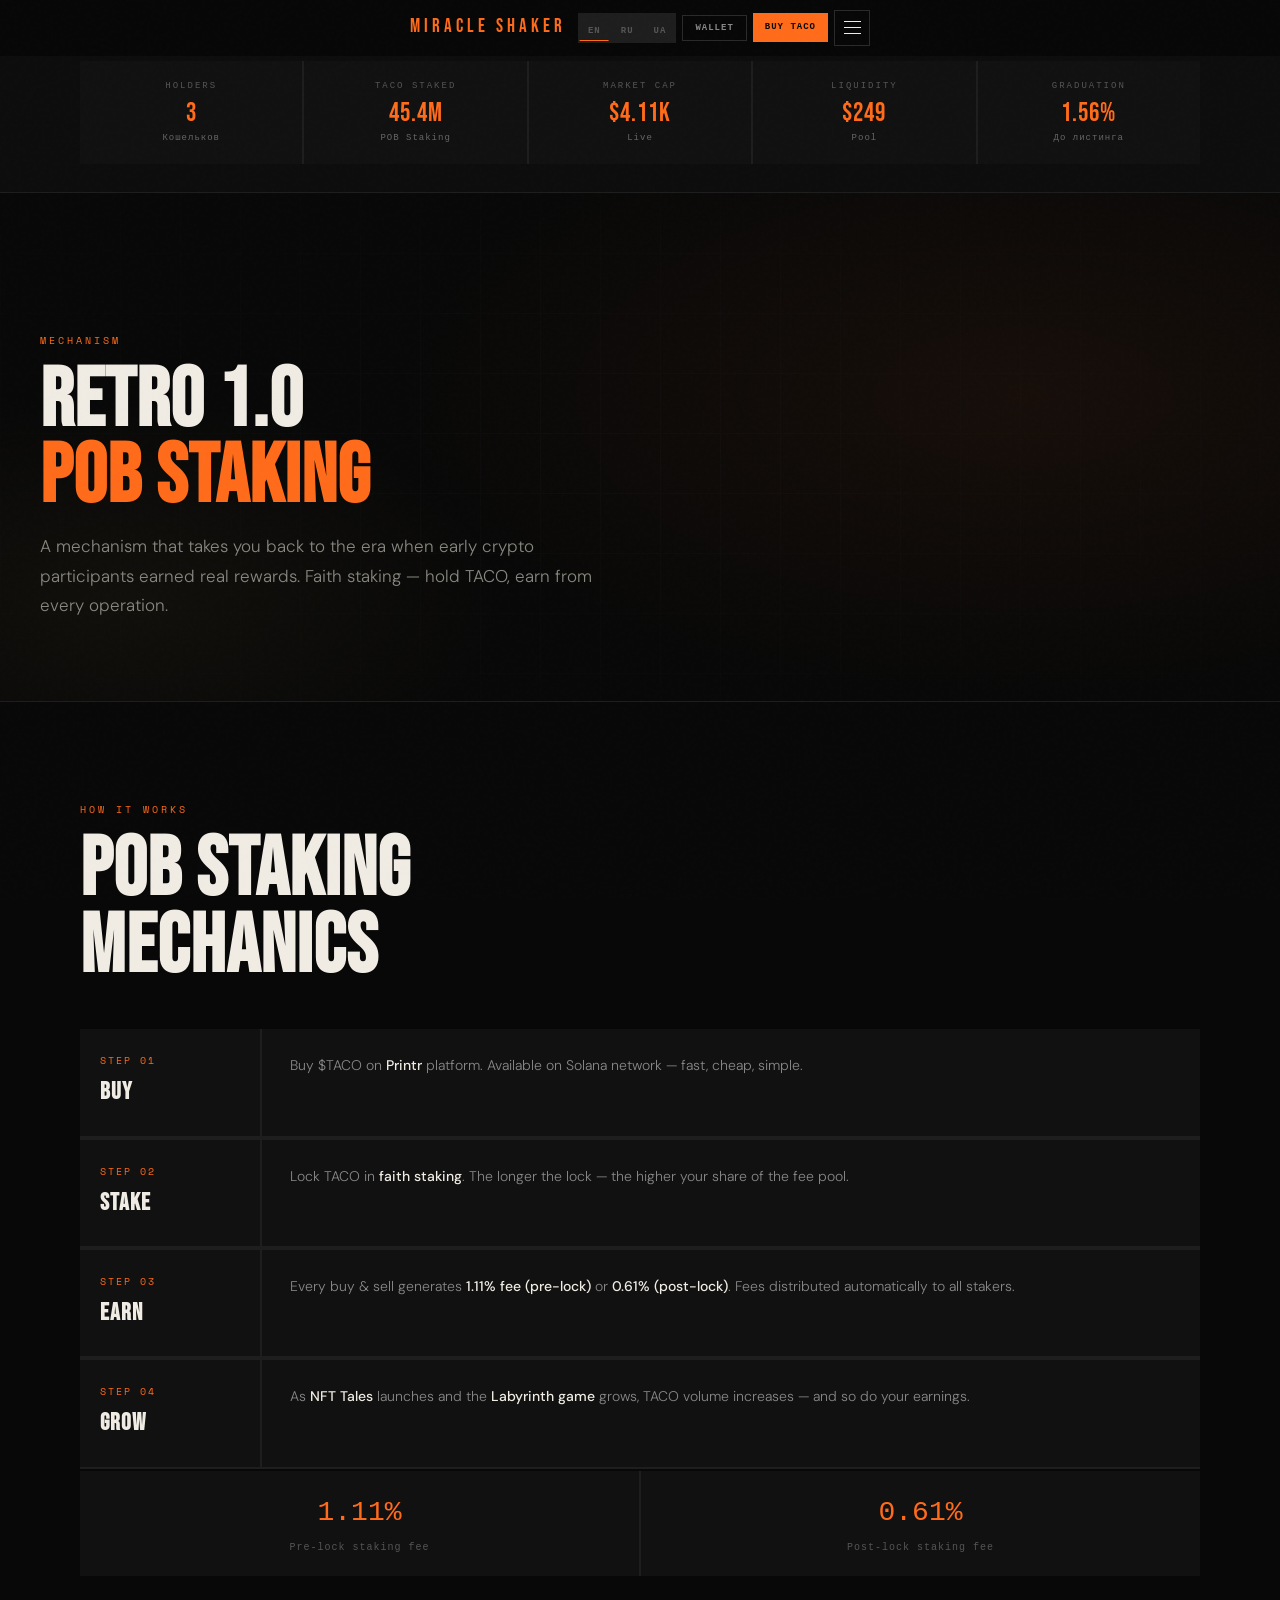
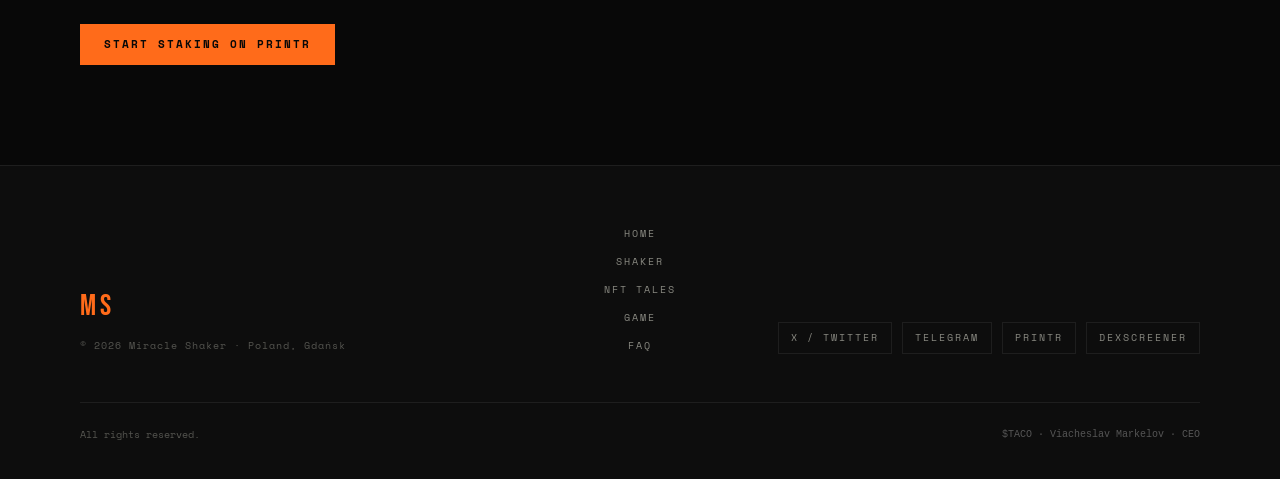
<file: miraclev2/shaker.html>
<!DOCTYPE html>
<html lang="en">
<head>
  <meta charset="UTF-8">
  <meta name="viewport" content="width=device-width, initial-scale=1.0">
  <title>Shaker — Retro 1.0 & POB Staking · Miracle Shaker</title>
  <meta name="description" content="POB Staking mechanics on Solana. Hold TACO, earn from every trade.">
  <link rel="preconnect" href="https://fonts.googleapis.com">
  <link rel="preconnect" href="https://fonts.gstatic.com" crossorigin>
  <link href="https://fonts.googleapis.com/css2?family=Space+Mono:wght@400;700&family=Bebas+Neue&family=DM+Sans:wght@300;400;500&display=swap" rel="stylesheet">
  <link rel="stylesheet" href="styles.css">
  <style>
.pob-grid { display:grid; grid-template-columns:1fr 1fr; gap:2px; background:#1e1e1e; }
.pob-cell { background:#111; padding:28px; }
.pob-cell h3 { font-family:"Bebas Neue",Impact,sans-serif; font-size:22px; letter-spacing:1px; margin-bottom:10px; }
.pob-cell p { font-size:14px; color:#888; font-weight:300; line-height:1.7; }
.fee-bar { display:grid; grid-template-columns:1fr 1fr; gap:2px; background:#1e1e1e; margin-top:2px; }
.fee-item { background:#111; padding:20px; text-align:center; }
.fee-val { font-family:monospace; font-size:28px; color:#ff6b1a; display:block; }
.fee-label { font-family:monospace; font-size:10px; color:#555; letter-spacing:1px; margin-top:4px; display:block; }

/* FLOW FIX */
.flow-row {
  display:grid;
  grid-template-columns:180px 1fr;
  gap:2px;
  background:#1e1e1e;
  margin-bottom:2px;
}
.flow-label {
  background:#111;
  padding:24px 20px;
  display:flex;
  flex-direction:column;
  justify-content:center;
}
.flow-content {
  background:#111;
  padding:24px 28px;
  font-size:14px;
  color:#888;
  font-weight:300;
  line-height:1.75;
  display:block; /* FIX: was flex, causing text overlap */
}
.flow-content strong { color:#f0ece4; font-weight:500; }

@media(max-width:768px){
  .pob-grid,.fee-bar { grid-template-columns:1fr; }
  .flow-row {
    grid-template-columns:1fr; /* FIX: stack on mobile */
    display:block;
  }
  .flow-label {
    padding:16px 20px 8px;
    border-bottom:none;
  }
  .flow-content {
    padding:8px 20px 20px;
  }
}
  </style>
</head>
<body>
<nav id="main-nav" style="position:fixed;top:0;left:0;right:0;z-index:500;background:rgba(8,8,8,0.96);backdrop-filter:blur(12px);border-bottom:1px solid transparent;transition:border-bottom-color 0.3s;box-sizing:border-box;">
  <div style="max-width:1200px;margin:0 auto;padding:0 24px;height:60px;display:flex;flex-direction:row;align-items:center;justify-content:space-between;gap:12px;">
    <a href="index.html" style="font-family:'Bebas Neue',Impact,sans-serif;font-size:19px;letter-spacing:4px;color:#ff6b1a;text-decoration:none;flex-shrink:0;">MIRACLE SHAKER</a>
    <div style="display:flex;align-items:center;gap:6px;flex-shrink:0;">
      <div style="display:flex;gap:2px;background:#1e1e1e;padding:2px;">
        <button class="lang-btn" data-lang="en" style="font-family:monospace;font-size:9px;letter-spacing:1px;background:none;border:none;color:#555;padding:5px 8px;cursor:pointer;">EN</button>
        <button class="lang-btn" data-lang="ru" style="font-family:monospace;font-size:9px;letter-spacing:1px;background:none;border:none;color:#555;padding:5px 8px;cursor:pointer;">RU</button>
        <button class="lang-btn" data-lang="ua" style="font-family:monospace;font-size:9px;letter-spacing:1px;background:none;border:none;color:#555;padding:5px 8px;cursor:pointer;">UA</button>
      </div>
      <button id="wallet-btn" style="font-family:monospace;font-size:9px;letter-spacing:1px;color:#888;background:none;border:1px solid #2a2a2a;padding:7px 12px;cursor:pointer;white-space:nowrap;">WALLET</button>
      <a href="https://app.printr.money/trade/3kemsuKXgMGmDu7oASK9m2BKeFyGGyzDsyNgvrBtbrrr" id="nav-buy" target="_blank" style="font-family:monospace;font-size:9px;letter-spacing:1px;color:#080808;background:#ff6b1a;padding:7px 12px;text-decoration:none;font-weight:700;white-space:nowrap;">BUY TACO</a>
      <button id="nav-burger" style="background:none;border:1px solid #2a2a2a;padding:8px 9px;cursor:pointer;display:flex;flex-direction:column;gap:5px;flex-shrink:0;">
        <span style="display:block;width:17px;height:1px;background:#f0ece4;"></span>
        <span style="display:block;width:17px;height:1px;background:#f0ece4;"></span>
        <span style="display:block;width:17px;height:1px;background:#f0ece4;"></span>
      </button>
    </div>
  </div>
</nav>
<div id="nav-overlay" style="display:none;position:fixed;inset:0;background:rgba(0,0,0,0.65);z-index:498;"></div>
<div id="slide-menu" style="position:fixed;top:0;right:0;width:260px;height:100vh;background:#0d0d0d;border-left:1px solid #1e1e1e;z-index:499;transform:translateX(100%);transition:transform 0.3s ease;display:flex;flex-direction:column;padding:20px 24px;">
  <div style="display:flex;justify-content:space-between;align-items:center;margin-bottom:28px;">
    <span style="font-family:'Bebas Neue',Impact,sans-serif;font-size:15px;letter-spacing:3px;color:#ff6b1a;">MENU</span>
    <button id="menu-close" style="background:none;border:1px solid #2a2a2a;color:#888;width:30px;height:30px;cursor:pointer;font-size:13px;display:flex;align-items:center;justify-content:center;">&#x2715;</button>
  </div>
  <a href="index.html" id="nav-home" style="font-family:monospace;font-size:10px;letter-spacing:2px;color:#888;text-decoration:none;padding:13px 0;border-bottom:1px solid #1e1e1e;display:block;">HOME</a>
  <a href="shaker.html" id="nav-shaker" style="font-family:monospace;font-size:10px;letter-spacing:2px;color:#888;text-decoration:none;padding:13px 0;border-bottom:1px solid #1e1e1e;display:block;">SHAKER</a>
  <a href="nft-tales.html" id="nav-nft" style="font-family:monospace;font-size:10px;letter-spacing:2px;color:#888;text-decoration:none;padding:13px 0;border-bottom:1px solid #1e1e1e;display:block;">NFT TALES</a>
  <a href="game.html" id="nav-game" style="font-family:monospace;font-size:10px;letter-spacing:2px;color:#888;text-decoration:none;padding:13px 0;border-bottom:1px solid #1e1e1e;display:block;">GAME</a>
  <a href="faq.html" id="nav-faq" style="font-family:monospace;font-size:10px;letter-spacing:2px;color:#888;text-decoration:none;padding:13px 0;display:block;">FAQ</a>
  <div style="margin-top:auto;padding-top:20px;border-top:1px solid #1e1e1e;display:flex;flex-direction:column;gap:8px;">
    <a href="https://app.printr.money/trade/3kemsuKXgMGmDu7oASK9m2BKeFyGGyzDsyNgvrBtbrrr" target="_blank" style="font-family:monospace;font-size:10px;letter-spacing:1px;background:#ff6b1a;color:#080808;padding:11px;text-decoration:none;font-weight:700;display:block;text-align:center;">BUY TACO</a>
    <a href="https://t.me/+Bcx42tPC-DE1NTRk" target="_blank" style="font-family:monospace;font-size:10px;letter-spacing:1px;border:1px solid #2a2a2a;color:#888;padding:10px;text-decoration:none;display:block;text-align:center;">TELEGRAM</a>
  </div>
</div>

<div class="page-hero">
  <div class="page-hero-bg"></div>
  <div class="hero-grid-bg"></div>
  <div style="position:relative;z-index:1;">
    <span class="label" data-en="Mechanism" data-ru="&#x41C;&#x435;&#x445;&#x430;&#x43D;&#x438;&#x437;&#x43C;" data-ua="&#x41C;&#x435;&#x445;&#x430;&#x43D;&#x456;&#x437;&#x43C;">Mechanism</span>
    <h1 class="display-title" data-en="RETRO 1.0<br><span>POB STAKING</span>" data-ru="RETRO 1.0<br><span>POB &#x421;&#x422;&#x415;&#x419;&#x41A;&#x418;&#x41D;&#x413;</span>" data-ua="RETRO 1.0<br><span>POB &#x421;&#x422;&#x415;&#x419;&#x41A;&#x406;&#x41D;&#x413;</span>">RETRO 1.0<br><span>POB STAKING</span></h1>
    <p class="body-lead" style="margin-top:16px;max-width:560px;" data-en="A mechanism that takes you back to the era when early crypto participants earned real rewards. Faith staking &#x2014; hold TACO, earn from every operation." data-ru="&#x41C;&#x435;&#x445;&#x430;&#x43D;&#x438;&#x437;&#x43C;, &#x43A;&#x43E;&#x442;&#x43E;&#x440;&#x44B;&#x439; &#x432;&#x43E;&#x437;&#x432;&#x440;&#x430;&#x449;&#x430;&#x435;&#x442; &#x432;&#x430;&#x441; &#x432; &#x44D;&#x43F;&#x43E;&#x445;&#x443;, &#x43A;&#x43E;&#x433;&#x434;&#x430; &#x440;&#x430;&#x43D;&#x43D;&#x438;&#x435; &#x443;&#x447;&#x430;&#x441;&#x442;&#x43D;&#x438;&#x43A;&#x438; &#x43A;&#x440;&#x438;&#x43F;&#x442;&#x43E; &#x43F;&#x43E;&#x43B;&#x443;&#x447;&#x430;&#x43B;&#x438; &#x440;&#x435;&#x430;&#x43B;&#x44C;&#x43D;&#x44B;&#x435; &#x432;&#x43E;&#x437;&#x43D;&#x430;&#x433;&#x440;&#x430;&#x436;&#x434;&#x435;&#x43D;&#x438;&#x44F;." data-ua="&#x41C;&#x435;&#x445;&#x430;&#x43D;&#x456;&#x437;&#x43C;, &#x44F;&#x43A;&#x438;&#x439; &#x43F;&#x43E;&#x432;&#x435;&#x440;&#x442;&#x430;&#x454; &#x432;&#x430;&#x441; &#x432; &#x435;&#x43F;&#x43E;&#x445;&#x443;, &#x43A;&#x43E;&#x43B;&#x438; &#x440;&#x430;&#x43D;&#x43D;&#x456; &#x443;&#x447;&#x430;&#x441;&#x43D;&#x438;&#x43A;&#x438; &#x43A;&#x440;&#x438;&#x43F;&#x442;&#x43E; &#x43E;&#x442;&#x440;&#x438;&#x43C;&#x443;&#x432;&#x430;&#x43B;&#x438; &#x440;&#x435;&#x430;&#x43B;&#x44C;&#x43D;&#x456; &#x43D;&#x430;&#x433;&#x43E;&#x440;&#x43E;&#x434;&#x438;.">A mechanism that takes you back to the era when early crypto participants earned real rewards. Faith staking &#x2014; hold TACO, earn from every operation.</p>
  </div>
</div>

<div class="section">
  <div class="container">
    <span class="label reveal" data-en="How it works" data-ru="&#x41A;&#x430;&#x43A; &#x440;&#x430;&#x431;&#x43E;&#x442;&#x430;&#x435;&#x442;" data-ua="&#x42F;&#x43A; &#x446;&#x435; &#x43F;&#x440;&#x430;&#x446;&#x44E;&#x454;">How it works</span>
    <h2 class="display-title reveal" data-en="POB STAKING<br>MECHANICS" data-ru="&#x41C;&#x415;&#x425;&#x410;&#x41D;&#x418;&#x41A;&#x410;<br>POB &#x421;&#x422;&#x415;&#x419;&#x41A;&#x418;&#x41D;&#x413;&#x410;" data-ua="&#x41C;&#x415;&#x425;&#x410;&#x41D;&#x406;&#x41A;&#x410;<br>POB &#x421;&#x422;&#x415;&#x419;&#x41A;&#x406;&#x41D;&#x413;&#x423;">POB STAKING<br>MECHANICS</h2>
    <div class="flow reveal" style="margin-top:44px;">
      <div class="flow-row">
        <div class="flow-label"><div class="step-no">STEP 01</div><strong data-en="BUY" data-ru="&#x41A;&#x423;&#x41F;&#x418;" data-ua="&#x41A;&#x423;&#x41F;&#x418;">BUY</strong></div>
        <div class="flow-content" data-en="Buy $TACO on <strong>Printr</strong> platform. Available on Solana network &#x2014; fast, cheap, simple." data-ru="&#x41A;&#x443;&#x43F;&#x438; $TACO &#x43D;&#x430; &#x43F;&#x43B;&#x430;&#x442;&#x444;&#x43E;&#x440;&#x43C;&#x435; <strong>Printr</strong>. &#x414;&#x43E;&#x441;&#x442;&#x443;&#x43F;&#x43D;&#x43E; &#x432; &#x441;&#x435;&#x442;&#x438; Solana." data-ua="&#x41A;&#x443;&#x43F;&#x438; $TACO &#x43D;&#x430; &#x43F;&#x43B;&#x430;&#x442;&#x444;&#x43E;&#x440;&#x43C;&#x456; <strong>Printr</strong>. &#x414;&#x43E;&#x441;&#x442;&#x443;&#x43F;&#x43D;&#x43E; &#x432; &#x43C;&#x435;&#x440;&#x435;&#x436;&#x456; Solana.">Buy $TACO on <strong>Printr</strong> platform. Available on Solana network &#x2014; fast, cheap, simple.</div>
      </div>
      <div class="flow-row">
        <div class="flow-label"><div class="step-no">STEP 02</div><strong data-en="STAKE" data-ru="&#x421;&#x422;&#x415;&#x419;&#x41A;" data-ua="&#x421;&#x422;&#x415;&#x419;&#x41A;">STAKE</strong></div>
        <div class="flow-content" data-en="Lock TACO in <strong>faith staking</strong>. The longer the lock &#x2014; the higher your share of the fee pool." data-ru="&#x417;&#x430;&#x43B;&#x43E;&#x447;&#x438; TACO &#x432; <strong>&#x441;&#x442;&#x435;&#x439;&#x43A;&#x438;&#x43D;&#x433; &#x432;&#x435;&#x440;&#x44B;</strong>. &#x427;&#x435;&#x43C; &#x434;&#x43B;&#x438;&#x43D;&#x43D;&#x435;&#x435; &#x43B;&#x43E;&#x43A; &#x2014; &#x442;&#x435;&#x43C; &#x431;&#x43E;&#x43B;&#x44C;&#x448;&#x435; &#x432;&#x430;&#x448;&#x430; &#x434;&#x43E;&#x43B;&#x44F;." data-ua="&#x417;&#x430;&#x43B;&#x43E;&#x447;&#x438; TACO &#x432; <strong>&#x441;&#x442;&#x435;&#x439;&#x43A;&#x456;&#x43D;&#x433; &#x432;&#x456;&#x440;&#x438;</strong>. &#x427;&#x438;&#x43C; &#x434;&#x43E;&#x432;&#x448;&#x438;&#x439; &#x43B;&#x43E;&#x43A; &#x2014; &#x442;&#x438;&#x43C; &#x431;&#x456;&#x43B;&#x44C;&#x448;&#x430; &#x442;&#x432;&#x43E;&#x44F; &#x447;&#x430;&#x441;&#x442;&#x43A;&#x430;.">Lock TACO in <strong>faith staking</strong>. The longer the lock &#x2014; the higher your share of the fee pool.</div>
      </div>
      <div class="flow-row">
        <div class="flow-label"><div class="step-no">STEP 03</div><strong data-en="EARN" data-ru="&#x417;&#x410;&#x420;&#x410;&#x411;&#x410;&#x422;&#x42B;&#x412;&#x410;&#x419;" data-ua="&#x417;&#x410;&#x420;&#x41E;&#x411;&#x41B;&#x42F;&#x419;">EARN</strong></div>
        <div class="flow-content" data-en="Every buy &amp; sell generates <strong>1.11% fee (pre-lock)</strong> or <strong>0.61% (post-lock)</strong>. Fees distributed automatically to all stakers." data-ru="&#x41A;&#x430;&#x436;&#x434;&#x430;&#x44F; &#x43F;&#x43E;&#x43A;&#x443;&#x43F;&#x43A;&#x430; &amp; &#x43F;&#x440;&#x43E;&#x434;&#x430;&#x436;&#x430; &#x433;&#x435;&#x43D;&#x435;&#x440;&#x438;&#x440;&#x443;&#x435;&#x442; <strong>&#x43A;&#x43E;&#x43C;&#x438;&#x441;&#x441;&#x438;&#x44E; 1.11%</strong>. &#x420;&#x430;&#x441;&#x43F;&#x440;&#x435;&#x434;&#x435;&#x43B;&#x44F;&#x435;&#x442;&#x441;&#x44F; &#x430;&#x432;&#x442;&#x43E;&#x43C;&#x430;&#x442;&#x438;&#x447;&#x435;&#x441;&#x43A;&#x438;." data-ua="&#x41A;&#x43E;&#x436;&#x43D;&#x430; &#x43F;&#x43E;&#x43A;&#x443;&#x43F;&#x43A;&#x430; &amp; &#x43F;&#x440;&#x43E;&#x434;&#x430;&#x436; &#x433;&#x435;&#x43D;&#x435;&#x440;&#x443;&#x454; <strong>&#x43A;&#x43E;&#x43C;&#x456;&#x441;&#x456;&#x44E; 1.11%</strong>. &#x420;&#x43E;&#x437;&#x43F;&#x43E;&#x434;&#x456;&#x43B;&#x44F;&#x454;&#x442;&#x44C;&#x441;&#x44F; &#x430;&#x432;&#x442;&#x43E;&#x43C;&#x430;&#x442;&#x438;&#x447;&#x43D;&#x43E;.">Every buy &amp; sell generates <strong>1.11% fee (pre-lock)</strong> or <strong>0.61% (post-lock)</strong>. Fees distributed automatically to all stakers.</div>
      </div>
      <div class="flow-row">
        <div class="flow-label"><div class="step-no">STEP 04</div><strong data-en="GROW" data-ru="&#x420;&#x410;&#x421;&#x422;&#x418;" data-ua="&#x420;&#x41E;&#x421;&#x422;&#x418;">GROW</strong></div>
        <div class="flow-content" data-en="As <strong>NFT Tales</strong> launches and the <strong>Labyrinth game</strong> grows, TACO volume increases &#x2014; and so do your earnings." data-ru="&#x421; &#x437;&#x430;&#x43F;&#x443;&#x441;&#x43A;&#x43E;&#x43C; <strong>NFT Tales</strong> &#x438; &#x440;&#x43E;&#x441;&#x442;&#x43E;&#x43C; &#x438;&#x433;&#x440;&#x44B; <strong>Labyrinth</strong> &#x43E;&#x431;&#x44A;&#x451;&#x43C; TACO &#x440;&#x430;&#x441;&#x442;&#x451;&#x442; &#x2014; &#x430; &#x432;&#x43C;&#x435;&#x441;&#x442;&#x435; &#x441; &#x43D;&#x438;&#x43C; &#x438; &#x432;&#x430;&#x448;&#x438; &#x434;&#x43E;&#x445;&#x43E;&#x434;&#x44B;." data-ua="&#x417; &#x437;&#x430;&#x43F;&#x443;&#x441;&#x43A;&#x43E;&#x43C; <strong>NFT Tales</strong> &#x456; &#x437;&#x440;&#x43E;&#x441;&#x442;&#x430;&#x43D;&#x43D;&#x44F;&#x43C; &#x433;&#x440;&#x438; <strong>Labyrinth</strong> &#x43E;&#x431;&#x441;&#x44F;&#x433; TACO &#x437;&#x440;&#x43E;&#x441;&#x442;&#x430;&#x454; &#x2014; &#x430; &#x440;&#x430;&#x437;&#x43E;&#x43C; &#x437; &#x43D;&#x438;&#x43C; &#x456; &#x432;&#x430;&#x448;&#x456; &#x434;&#x43E;&#x445;&#x43E;&#x434;&#x438;.">As <strong>NFT Tales</strong> launches and the <strong>Labyrinth game</strong> grows, TACO volume increases &#x2014; and so do your earnings.</div>
      </div>
    </div>
    <div class="fee-bar reveal">
      <div class="fee-item"><span class="fee-val">1.11%</span><span class="fee-label" data-en="Pre-lock staking fee" data-ru="&#x41A;&#x43E;&#x43C;&#x438;&#x441;&#x441;&#x438;&#x44F; &#x434;&#x43E; &#x43B;&#x43E;&#x43A;&#x430;" data-ua="&#x41A;&#x43E;&#x43C;&#x456;&#x441;&#x456;&#x44F; &#x434;&#x43E; &#x43B;&#x43E;&#x43A;&#x443;">Pre-lock staking fee</span></div>
      <div class="fee-item"><span class="fee-val">0.61%</span><span class="fee-label" data-en="Post-lock staking fee" data-ru="&#x41A;&#x43E;&#x43C;&#x438;&#x441;&#x441;&#x438;&#x44F; &#x43F;&#x43E;&#x441;&#x43B;&#x435; &#x43B;&#x43E;&#x43A;&#x430;" data-ua="&#x41A;&#x43E;&#x43C;&#x456;&#x441;&#x456;&#x44F; &#x43F;&#x456;&#x441;&#x43B;&#x44F; &#x43B;&#x43E;&#x43A;&#x443;">Post-lock staking fee</span></div>
    </div>
    <div style="margin-top:48px;" class="reveal">
      <a href="https://app.printr.money/trade/3kemsuKXgMGmDu7oASK9m2BKeFyGGyzDsyNgvrBtbrrr" class="btn btn-primary" target="_blank" data-en="Start Staking on Printr" data-ru="&#x41D;&#x430;&#x447;&#x430;&#x442;&#x44C; &#x441;&#x442;&#x435;&#x439;&#x43A;&#x438;&#x43D;&#x433; &#x43D;&#x430; Printr" data-ua="&#x41F;&#x43E;&#x447;&#x430;&#x442;&#x438; &#x441;&#x442;&#x435;&#x439;&#x43A;&#x456;&#x43D;&#x433; &#x43D;&#x430; Printr">Start Staking on Printr</a>
    </div>
  </div>
</div>

<div id="wallet-modal" style="display:none;position:fixed;inset:0;background:rgba(0,0,0,0.85);z-index:9000;align-items:center;justify-content:center;backdrop-filter:blur(8px);">
  <div class="wm-box">
    <button class="wm-close" id="wm-close">&#x2715;</button>
    <div class="wm-title">CONNECT</div>
    <div class="wm-sub" data-en="Choose your Solana wallet" data-ru="&#x412;&#x44B;&#x431;&#x435;&#x440;&#x438; Solana &#x43A;&#x43E;&#x448;&#x435;&#x43B;&#x451;&#x43A;" data-ua="&#x41E;&#x431;&#x435;&#x440;&#x456;&#x442;&#x44C; Solana &#x433;&#x430;&#x43C;&#x430;&#x43D;&#x435;&#x446;&#x44C;">Choose your Solana wallet</div>
    <button class="wm-opt" id="connect-phantom"><span class="wm-opt-icon">&#x1F47B;</span><div><span class="wm-opt-name">Phantom</span><span class="wm-opt-desc">Most popular Solana wallet</span></div></button>
    <button class="wm-opt" id="connect-solflare"><span class="wm-opt-icon">&#x1F525;</span><div><span class="wm-opt-name">Solflare</span><span class="wm-opt-desc">Native Solana wallet</span></div></button>
  </div>
</div>
<footer class="site-footer">
  <div class="container">
    <div class="footer-inner">
      <div><span class="footer-logo">MS</span><p class="footer-note" id="footer-copy">&#x00A9; 2026 Miracle Shaker &#xB7; Poland, Gda&#x0144;sk</p></div>
      <nav class="footer-nav-col" style="position:static;background:none;border:none;backdrop-filter:none;height:auto;">
        <a href="index.html" data-en="Home" data-ru="&#x413;&#x43B;&#x430;&#x432;&#x43D;&#x430;&#x44F;" data-ua="&#x413;&#x43E;&#x43B;&#x43E;&#x432;&#x43D;&#x430;">Home</a>
        <a href="shaker.html">Shaker</a>
        <a href="nft-tales.html">NFT Tales</a>
        <a href="game.html" data-en="Game" data-ru="&#x418;&#x433;&#x440;&#x430;" data-ua="&#x413;&#x440;&#x430;">Game</a>
        <a href="faq.html">FAQ</a>
      </nav>
      <div class="footer-socials">
        <a href="https://x.com/MiracleShaker" class="footer-social-link" target="_blank">X / Twitter</a>
        <a href="https://t.me/+Bcx42tPC-DE1NTRk" class="footer-social-link" target="_blank">Telegram</a>
        <a href="https://app.printr.money/trade/3kemsuKXgMGmDu7oASK9m2BKeFyGGyzDsyNgvrBtbrrr" class="footer-social-link" target="_blank">Printr</a>
        <a href="https://dexscreener.com/solana/3kemsuKXgMGmDu7oASK9m2BKeFyGGyzDsyNgvrBtbrrr" class="footer-social-link" target="_blank">DexScreener</a>
      </div>
    </div>
    <div class="footer-bottom">
      <p id="footer-rights">All rights reserved.</p>
      <p style="font-family:monospace;font-size:10px;color:#555;">$TACO &#xB7; Viacheslav Markelov &#xB7; CEO</p>
    </div>
  </div>
</footer>
<script src="script.js"></script>
<script src="stats.js"></script>
</body>
</html>
</file>
<file: miraclev2/styles.css>
@import url('https://fonts.googleapis.com/css2?family=Space+Mono:wght@400;700&family=Bebas+Neue&family=DM+Sans:wght@300;400;500&display=swap');

:root {
  --black:       #080808;
  --deep:        #0d0d0d;
  --card:        #111111;
  --card2:       #141414;
  --border:      #1e1e1e;
  --border2:     #2a2a2a;
  --orange:      #ff6b1a;
  --orange-dim:  rgba(255,107,26,0.2);
  --orange-glow: rgba(255,107,26,0.08);
  --yellow:      #ffd166;
  --green:       #4ade80;
  --red:         #ef4444;
  --white:       #f0ece4;
  --grey:        #888880;
  --grey2:       #555550;
  --mono:        'Space Mono', 'Courier New', monospace;
  --display:     'Bebas Neue', Impact, sans-serif;
  --body:        'DM Sans', -apple-system, sans-serif;
}

*, *::before, *::after { box-sizing: border-box; margin: 0; padding: 0; }
html { scroll-behavior: smooth; }

body {
  background: var(--black);
  color: var(--white);
  font-family: var(--body);
  font-size: 16px;
  line-height: 1.6;
  overflow-x: hidden;
}

/* NOISE */
body::before {
  content: '';
  position: fixed;
  inset: 0;
  background-image: url("data:image/svg+xml,%3Csvg viewBox='0 0 256 256' xmlns='http://www.w3.org/2000/svg'%3E%3Cfilter id='n'%3E%3CfeTurbulence type='fractalNoise' baseFrequency='0.9' numOctaves='4' stitchTiles='stitch'/%3E%3C/filter%3E%3Crect width='100%25' height='100%25' filter='url(%23n)' opacity='0.04'/%3E%3C/svg%3E");
  pointer-events: none;
  z-index: 9999;
  opacity: 0.35;
}

/* ── TICKER ── */
.ticker { background: var(--deep); border-top: 1px solid var(--border); border-bottom: 1px solid var(--border); padding: 11px 0; overflow: hidden; }
.ticker-track { display: flex; gap: 56px; animation: ticker 24s linear infinite; white-space: nowrap; }
.ticker-item { font-family: var(--mono); font-size: 10px; color: var(--grey); display: flex; align-items: center; gap: 10px; flex-shrink: 0; }
.ticker-dot { color: var(--orange); }
.up { color: var(--green); }
@keyframes ticker { 0%{transform:translateX(0)} 100%{transform:translateX(-50%)} }

/* ── LAYOUT ── */
.container { max-width: 1200px; margin: 0 auto; padding: 0 40px; }
.section { padding: 100px 0; }
.section-alt { background: var(--deep); border-top: 1px solid var(--border); border-bottom: 1px solid var(--border); padding: 100px 0; }

/* ── TYPE ── */
.label { font-family: var(--mono); font-size: 10px; letter-spacing: 3px; text-transform: uppercase; color: var(--orange); margin-bottom: 14px; display: block; }
.display-title { font-family: var(--display); font-size: clamp(48px, 6.5vw, 96px); line-height: 0.92; letter-spacing: 1px; color: var(--white); }
.display-title span { color: var(--orange); }
.body-lead { font-size: 17px; color: var(--grey); font-weight: 300; line-height: 1.75; }
.body-lead strong { color: var(--white); font-weight: 500; }

/* ── BUTTONS ── */
.btn { font-family: var(--mono); font-size: 11px; letter-spacing: 2px; text-transform: uppercase; padding: 12px 24px; text-decoration: none; display: inline-block; transition: all 0.2s; cursor: pointer; border: none; }
.btn-primary { background: var(--orange); color: var(--black); font-weight: 700; }
.btn-primary:hover { background: var(--yellow); transform: translateY(-1px); }
.btn-ghost { border: 1px solid var(--border); color: var(--grey); background: transparent; }
.btn-ghost:hover { border-color: var(--orange); color: var(--orange); }

/* ── CARDS ── */
.card-grid-2 { display: grid; grid-template-columns: 1fr 1fr; gap: 2px; background: var(--border); }
.card-grid-3 { display: grid; grid-template-columns: repeat(3,1fr); gap: 2px; background: var(--border); }
.card-grid-4 { display: grid; grid-template-columns: repeat(4,1fr); gap: 2px; background: var(--border); }
.card { background: var(--card); padding: 32px; transition: background 0.2s; }
.card:hover { background: var(--card2); }
.card h3 { font-family: var(--display); font-size: 24px; letter-spacing: 1px; margin-bottom: 10px; }
.card p { font-size: 14px; color: var(--grey); font-weight: 300; line-height: 1.65; }
.card .accent { font-family: var(--mono); font-size: 20px; color: var(--orange); display: block; margin: 14px 0 4px; }
.card .accent-label { font-family: var(--mono); font-size: 10px; color: var(--grey); letter-spacing: 1px; }

/* ── FLOW ── */
.flow { display: flex; flex-direction: column; gap: 2px; background: var(--border); }
.flow-row { display: grid; grid-template-columns: 200px 1fr; gap: 2px; background: var(--border); }
.flow-label { background: var(--card); padding: 24px 20px; display: flex; flex-direction: column; justify-content: center; }
.flow-label .step-no { font-family: var(--mono); font-size: 10px; letter-spacing: 2px; color: var(--orange); margin-bottom: 4px; }
.flow-label strong { font-family: var(--display); font-size: 24px; letter-spacing: 1px; }
.flow-content { background: var(--card); padding: 24px 28px; font-size: 14px; color: var(--grey); font-weight: 300; line-height: 1.75; display: flex; align-items: center; }
.flow-content strong { color: var(--white); font-weight: 500; }

/* ── STATS ── */
.stat-bar { display: grid; gap: 2px; background: var(--border); }
.stat-bar-4 { grid-template-columns: repeat(4,1fr); }
.stat-bar-3 { grid-template-columns: repeat(3,1fr); }
.stat-item { background: var(--card); padding: 24px 20px; text-align: center; }
.stat-value { font-family: var(--display); font-size: 36px; letter-spacing: 2px; color: var(--orange); display: block; }
.stat-label { font-family: var(--mono); font-size: 10px; letter-spacing: 2px; text-transform: uppercase; color: var(--grey); margin-top: 4px; display: block; }

/* ── PAGE HERO ── */
.page-hero { padding: 140px 40px 80px; position: relative; overflow: hidden; border-bottom: 1px solid var(--border); }
.page-hero-bg { position: absolute; inset: 0; background: radial-gradient(ellipse 50% 60% at 80% 40%, rgba(255,107,26,0.06), transparent), radial-gradient(ellipse 30% 40% at 10% 80%, rgba(255,209,102,0.04), transparent); }
.hero-grid-bg { position: absolute; inset: 0; background-image: linear-gradient(var(--border) 1px, transparent 1px), linear-gradient(90deg, var(--border) 1px, transparent 1px); background-size: 60px 60px; opacity: 0.22; mask-image: radial-gradient(ellipse 80% 80% at 50% 50%, black, transparent); }

/* ── FAQ ── */
.faq-item { border-bottom: 1px solid var(--border); }
.faq-q { width:100%; background:none; border:none; padding:20px 0; display:flex; justify-content:space-between; align-items:flex-start; cursor:pointer; text-align:left; gap:20px; }
.faq-q span { font-family:var(--mono); font-size:12px; color:var(--white); letter-spacing:0.5px; line-height:1.6; }
.faq-q .faq-icon { font-size:18px; color:var(--orange); flex-shrink:0; transition:transform 0.3s; }
.faq-item.open .faq-icon { transform:rotate(45deg); }
.faq-a { font-size:14px; color:var(--grey); font-weight:300; line-height:1.8; max-height:0; overflow:hidden; transition:max-height 0.4s ease, padding 0.3s; }
.faq-item.open .faq-a { max-height:600px; padding-bottom:20px; }
.faq-a strong { color:var(--white); font-weight:500; }
.faq-a a { color:var(--orange); text-decoration:none; }

/* ── FOOTER ── */
.site-footer { background: var(--deep); border-top: 1px solid var(--border); padding: 60px 0 36px; }
.footer-inner { display: grid; grid-template-columns: 1fr auto 1fr; align-items: end; gap: 40px; }
.footer-logo { font-family: var(--display); font-size: 30px; letter-spacing: 4px; color: var(--orange); display: block; margin-bottom: 8px; }
.footer-note { font-family: var(--mono); font-size: 10px; color: var(--grey2); letter-spacing: 1px; }
.footer-nav-col { display: flex; flex-direction: column; gap: 12px; align-items: center; }
.footer-nav-col a { font-family: var(--mono); font-size: 10px; letter-spacing: 2px; text-transform: uppercase; color: var(--grey); text-decoration: none; transition: color 0.2s; }
.footer-nav-col a:hover { color: var(--orange); }
.footer-socials { display: flex; gap: 10px; justify-content: flex-end; flex-wrap: wrap; }
.footer-social-link { font-family: var(--mono); font-size: 10px; letter-spacing: 2px; text-transform: uppercase; color: var(--grey); text-decoration: none; border: 1px solid var(--border); padding: 7px 12px; transition: all 0.2s; }
.footer-social-link:hover { border-color: var(--orange); color: var(--orange); }
.footer-bottom { margin-top: 48px; padding-top: 24px; border-top: 1px solid var(--border); display: flex; justify-content: space-between; align-items: center; }
.footer-bottom p { font-family: var(--mono); font-size: 10px; color: var(--grey2); }

/* ── REVEAL ── */
.reveal { opacity: 0; transform: translateY(20px); transition: opacity 0.65s ease, transform 0.65s ease; }
.reveal.visible { opacity: 1; transform: none; }

/* ── WALLET ── */
#wallet-modal { display:none; position:fixed; inset:0; background:rgba(0,0,0,0.85); z-index:9000; align-items:center; justify-content:center; backdrop-filter:blur(8px); }
.wm-box { background:var(--deep); border:1px solid var(--border); padding:40px; max-width:420px; width:90%; position:relative; }
.wm-title { font-family:var(--display); font-size:30px; letter-spacing:2px; color:var(--white); margin-bottom:6px; }
.wm-sub { font-family:var(--mono); font-size:10px; color:var(--grey); letter-spacing:1px; margin-bottom:24px; }
.wm-opt { display:flex; align-items:center; gap:16px; padding:16px 18px; border:1px solid var(--border); background:var(--card); cursor:pointer; transition:all 0.2s; margin-bottom:8px; width:100%; text-align:left; }
.wm-opt:hover { border-color:var(--orange); background:var(--card2); }
.wm-opt-icon { font-size:26px; }
.wm-opt-name { font-family:var(--display); font-size:20px; letter-spacing:1px; color:var(--white); display:block; }
.wm-opt-desc { font-family:var(--mono); font-size:10px; color:var(--grey); letter-spacing:1px; display:block; margin-top:2px; }
.wm-close { position:absolute; top:14px; right:14px; background:none; border:1px solid var(--border); color:var(--grey); width:30px; height:30px; cursor:pointer; font-size:14px; display:flex; align-items:center; justify-content:center; transition:all 0.2s; }
.wm-close:hover { border-color:var(--orange); color:var(--orange); }

/* WALLET PROFILE PANEL */
#wallet-panel { display:none; margin-top:28px; max-width:520px; }
.wp-header { display:flex; justify-content:space-between; align-items:center; padding:12px 16px; background:var(--card); border:1px solid var(--border); border-bottom:1px solid var(--border2); }
.wp-addr { font-family:var(--mono); font-size:11px; color:var(--green); letter-spacing:1px; }
.wp-disconnect { font-family:var(--mono); font-size:9px; letter-spacing:1px; color:var(--grey); background:none; border:1px solid var(--border); padding:4px 10px; cursor:pointer; transition:all 0.2s; }
.wp-disconnect:hover { color:var(--red); border-color:var(--red); }
.wp-balances { display:grid; grid-template-columns:1fr 1fr; gap:2px; background:var(--border); }
.wp-bal { background:var(--card); padding:16px; text-align:center; }
.wp-bal label { font-family:var(--mono); font-size:9px; letter-spacing:2px; text-transform:uppercase; color:var(--grey); display:block; margin-bottom:6px; }
.wp-bal .val { font-family:var(--mono); font-size:18px; }
.wp-bal .val.sol { color:var(--green); }
.wp-bal .val.taco { color:var(--orange); }

/* ══════════════════════════════════════
   ── NAV (общий для всех страниц) ──
   ══════════════════════════════════════ */
nav {
  position: fixed;
  top: 0; left: 0; right: 0;
  z-index: 500;
  height: 56px;
  display: flex;
  align-items: center;
  justify-content: space-between;
  padding: 0 2rem;
  background: rgba(8,8,8,0.96);
  backdrop-filter: blur(16px);
  border-bottom: 1px solid transparent;
  transition: border-color 0.3s;
}

/* Логотип */
nav .nav-logo {
  font-family: var(--display);
  font-size: 1.1rem;
  letter-spacing: .25em;
  color: var(--white);
  text-decoration: none;
  flex-shrink: 0;
}

/* Десктопные ссылки */
nav .nav-links {
  display: flex;
  align-items: center;
  gap: 1.5rem;
  list-style: none;
}
nav .nav-links a {
  font-family: var(--mono);
  font-size: .65rem;
  letter-spacing: .2em;
  text-transform: uppercase;
  color: var(--grey);
  text-decoration: none;
  transition: color .2s;
}
nav .nav-links a:hover,
nav .nav-links a.active { color: var(--white); }

/* Правая часть навбара */
nav .nav-right {
  display: flex;
  align-items: center;
  gap: .6rem;
  flex-shrink: 0;
}

/* Lang кнопки */
.lang-btn {
  background: none;
  border: none;
  font-family: var(--mono);
  font-size: .65rem;
  font-weight: 700;
  letter-spacing: .12em;
  text-transform: uppercase;
  color: var(--grey);
  cursor: pointer;
  padding: .25rem .4rem;
  transition: color .2s;
  position: relative;
}
.lang-btn::after {
  content: '';
  position: absolute;
  bottom: 0; left: 50%;
  transform: translateX(-50%);
  width: 0; height: 1px;
  background: var(--orange);
  transition: width .2s;
}
.lang-btn:hover { color: var(--white); }
.lang-btn.active { color: var(--orange); }
.lang-btn.active::after { width: 100%; }

/* Wallet кнопка */
#wallet-btn {
  font-family: var(--mono);
  font-size: .65rem;
  font-weight: 700;
  letter-spacing: .15em;
  text-transform: uppercase;
  padding: .4rem 1rem;
  background: none;
  border: 1px solid var(--border);
  color: var(--grey);
  cursor: pointer;
  transition: all .2s;
  white-space: nowrap;
}
#wallet-btn:hover { border-color: var(--orange); color: var(--white); }
#wallet-btn.connected { border-color: var(--green); color: var(--green); }

/* BUY TACO кнопка */
.nav-buy-btn {
  font-family: var(--mono);
  font-size: .65rem;
  font-weight: 700;
  letter-spacing: .15em;
  text-transform: uppercase;
  padding: .4rem 1rem;
  background: var(--orange);
  border: none;
  color: #000;
  cursor: pointer;
  transition: all .2s;
  text-decoration: none;
  display: inline-block;
}
.nav-buy-btn:hover { background: var(--yellow); }

/* ── BURGER (скрыт на десктопе) ── */
#nav-burger {
  display: none;
  align-items: center;
  justify-content: center;
  width: 36px;
  height: 36px;
  background: none;
  border: 1px solid var(--border);
  color: var(--white);
  font-size: 1.1rem;
  cursor: pointer;
  transition: all .2s;
  flex-shrink: 0;
}
#nav-burger:hover { border-color: var(--orange); color: var(--orange); }

/* ── SLIDE MENU (боковое меню) ── */
#slide-menu {
  position: fixed;
  top: 56px; right: 0; bottom: 0;
  width: 100%;
  max-width: 360px;
  background: var(--deep);
  border-left: 1px solid var(--border);
  z-index: 490;
  transform: translateX(100%);
  transition: transform .3s cubic-bezier(.4,0,.2,1);
  display: flex;
  flex-direction: column;
  padding: 2rem;
  overflow-y: auto;
}

/* Ссылки в слайд-меню */
#slide-menu a {
  font-family: var(--mono);
  font-size: .85rem;
  letter-spacing: .2em;
  text-transform: uppercase;
  color: var(--grey);
  text-decoration: none;
  padding: 1rem 0;
  border-bottom: 1px solid var(--border);
  transition: color .2s;
  display: block;
}
#slide-menu a:hover { color: var(--orange); }
#slide-menu a:last-of-type { border-bottom: none; }

/* Lang кнопки в слайд-меню */
.slide-menu-lang {
  display: flex;
  gap: .5rem;
  margin-top: 2rem;
  padding-top: 1.5rem;
  border-top: 1px solid var(--border);
}
.slide-menu-lang .lang-btn {
  flex: 1;
  padding: .6rem;
  border: 1px solid var(--border);
  font-size: .7rem;
  text-align: center;
}
.slide-menu-lang .lang-btn.active {
  border-color: var(--orange);
  color: var(--orange);
}

/* BUY TACO в слайд-меню */
.slide-menu-buy {
  display: block;
  width: 100%;
  margin-top: 1rem;
  padding: .9rem;
  background: var(--orange);
  color: #000;
  font-family: var(--mono);
  font-size: .78rem;
  font-weight: 700;
  letter-spacing: .15em;
  text-transform: uppercase;
  text-align: center;
  text-decoration: none;
  cursor: pointer;
  transition: background .2s;
}
.slide-menu-buy:hover { background: var(--yellow); }

/* Кнопка закрытия меню */
#menu-close {
  position: absolute;
  top: 1rem; right: 1rem;
  background: none;
  border: 1px solid var(--border);
  color: var(--grey);
  width: 30px; height: 30px;
  cursor: pointer;
  font-size: 1rem;
  display: flex; align-items: center; justify-content: center;
  transition: all .2s;
}
#menu-close:hover { border-color: var(--orange); color: var(--orange); }

/* Оверлей */
#nav-overlay {
  display: none;
  position: fixed;
  inset: 0;
  background: rgba(0,0,0,.6);
  z-index: 480;
  backdrop-filter: blur(4px);
}

/* ══════════════════════════════════════
   ── MOBILE ──
   ══════════════════════════════════════ */
@media (max-width: 900px) {
  .container { padding: 0 20px; }
  .section { padding: 64px 0; }
  .section-alt { padding: 64px 0; }
  .page-hero { padding: 110px 20px 60px; }
  .card-grid-2, .card-grid-3, .card-grid-4 { grid-template-columns: 1fr; }
  .flow-row { grid-template-columns: 1fr; }
  .stat-bar-4 { grid-template-columns: 1fr 1fr; }
  .stat-bar-3 { grid-template-columns: 1fr; }
  .footer-inner { grid-template-columns: 1fr; gap: 24px; }
  .footer-socials { justify-content: flex-start; }
  .footer-bottom { flex-direction: column; gap: 12px; text-align: center; }
}

@media (max-width: 768px) {
  /* Скрываем десктопные элементы навбара */
  nav .nav-links       { display: none !important; }
  nav .lang-btn        { display: none !important; }
  .nav-buy-btn         { display: none !important; }

  /* Показываем бургер */
  #nav-burger          { display: flex !important; }

  /* Wallet кнопка — компактная */
  #wallet-btn {
    font-size: .6rem !important;
    padding: .35rem .7rem !important;
    max-width: 110px;
    overflow: hidden;
    text-overflow: ellipsis;
    white-space: nowrap;
  }

  /* Слайд-меню на всю ширину на мобильном */
  #slide-menu {
    max-width: 100%;
    border-left: none;
    border-top: 1px solid var(--border);
  }
}

@media (min-width: 769px) {
  #slide-menu          { max-width: 360px; }
}

/* ══════════════════════════════════════
   ── NAV MOBILE FIX ──
   ══════════════════════════════════════ */

/* Бургер всегда есть — фиксируем его вид */
#nav-burger {
  background: none;
  border: 1px solid #2a2a2a;
  padding: 8px 9px;
  cursor: pointer;
  display: flex;
  flex-direction: column;
  gap: 5px;
  flex-shrink: 0;
  transition: border-color 0.2s;
}
#nav-burger:hover { border-color: #ff6b1a; }
#nav-burger span { display: block; width: 17px; height: 1px; background: #f0ece4; transition: background 0.2s; }
#nav-burger:hover span { background: #ff6b1a; }

@media (max-width: 640px) {
  /* Скрываем lang кнопки из навбара */
  nav .lang-btn,
  nav div[style*="display:flex;gap:2px"] {
    display: none !important;
  }

  /* Скрываем BUY TACO из навбара */
  #nav-buy {
    display: none !important;
  }

  /* Wallet — компактный */
  #wallet-btn {
    font-size: 8px !important;
    padding: 6px 8px !important;
    max-width: 80px;
    overflow: hidden;
    text-overflow: ellipsis;
    white-space: nowrap;
  }

  /* Nav внутренний контейнер — убираем gap */
  nav > div > div:last-child {
    gap: 6px !important;
  }
}
</file>
